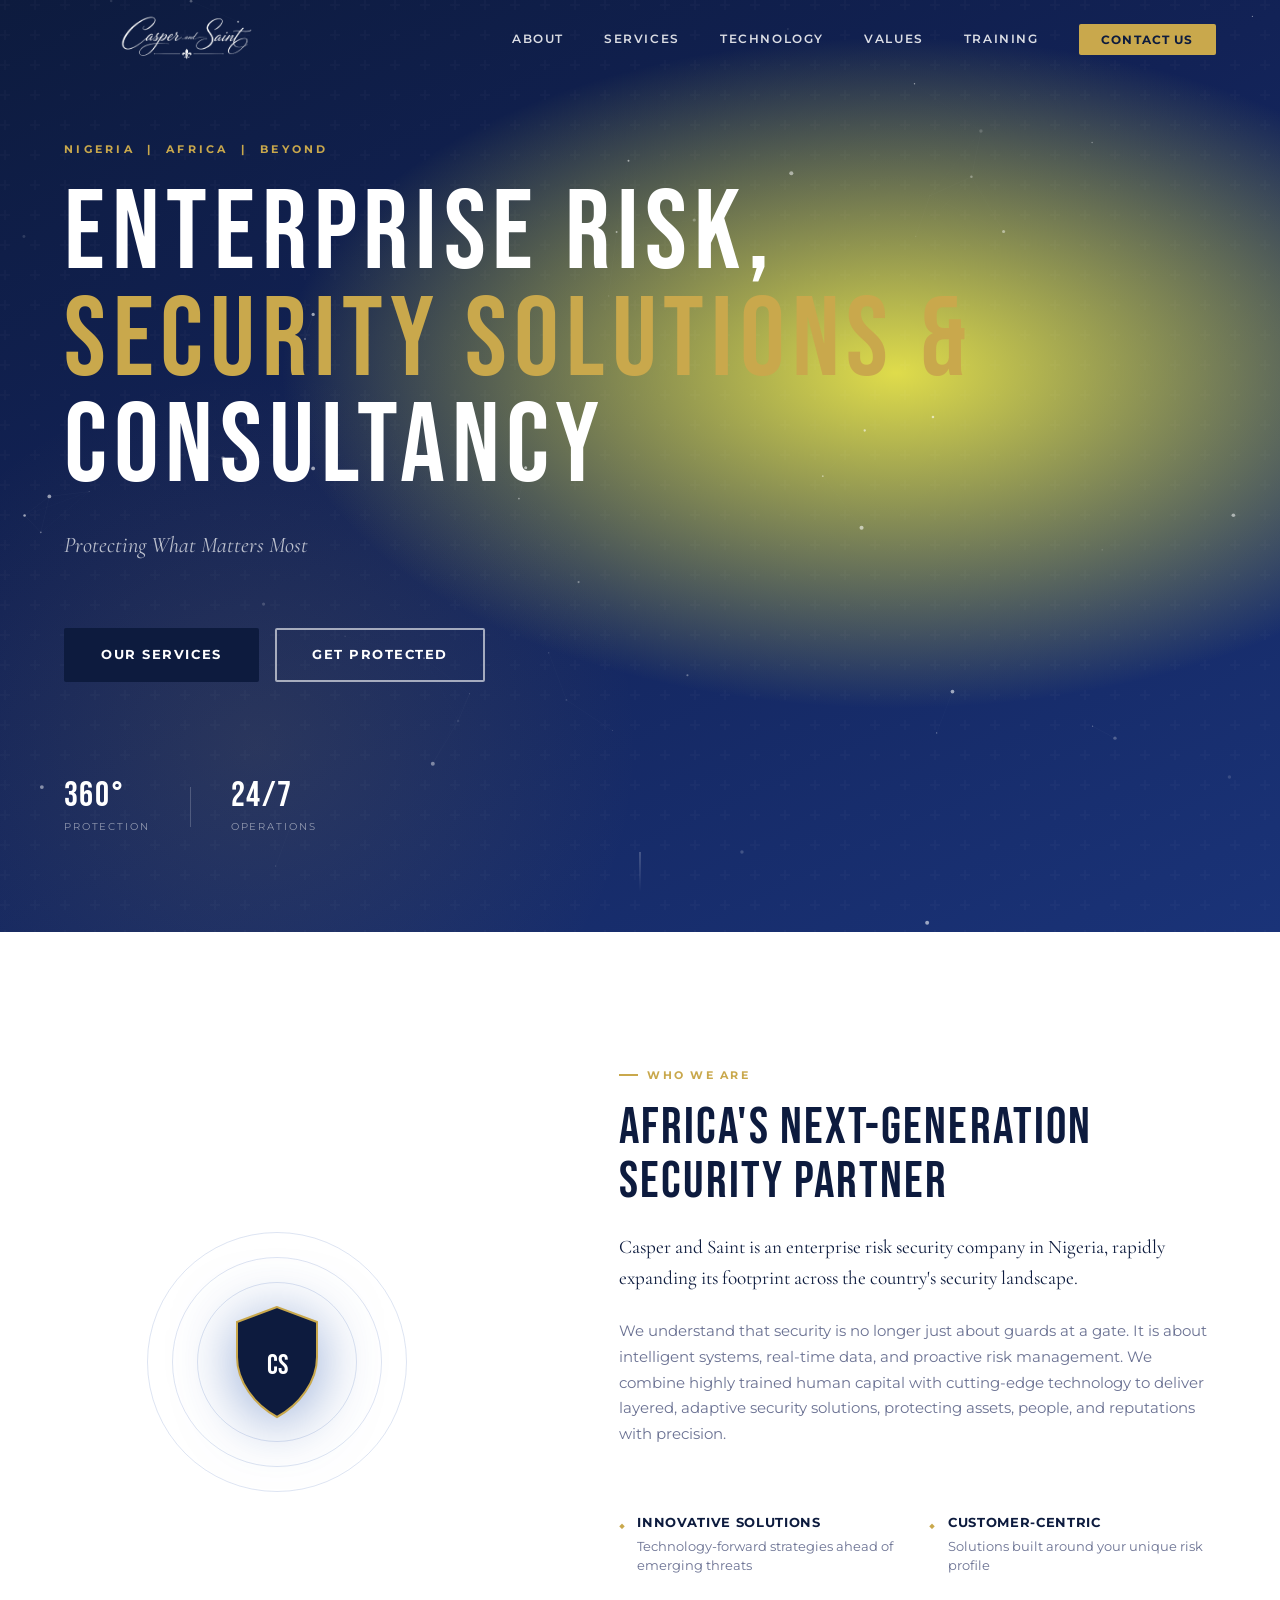
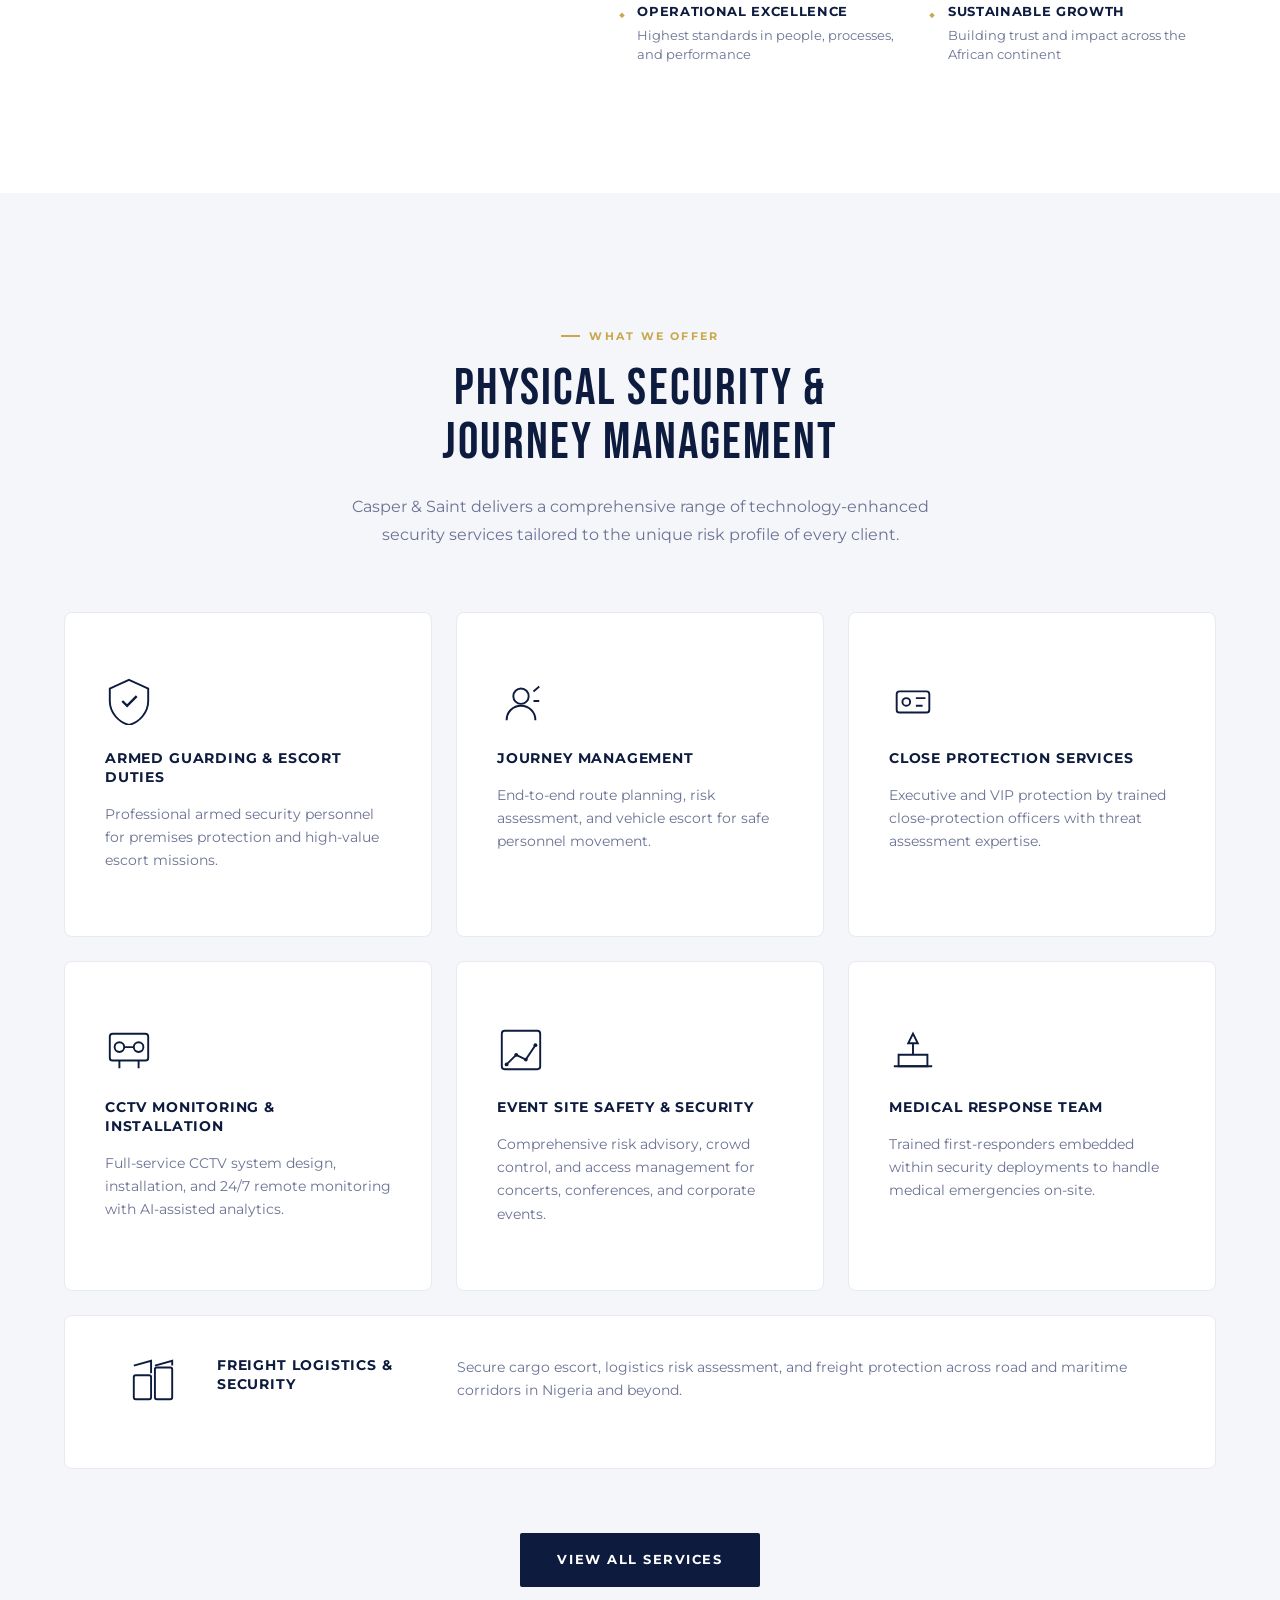
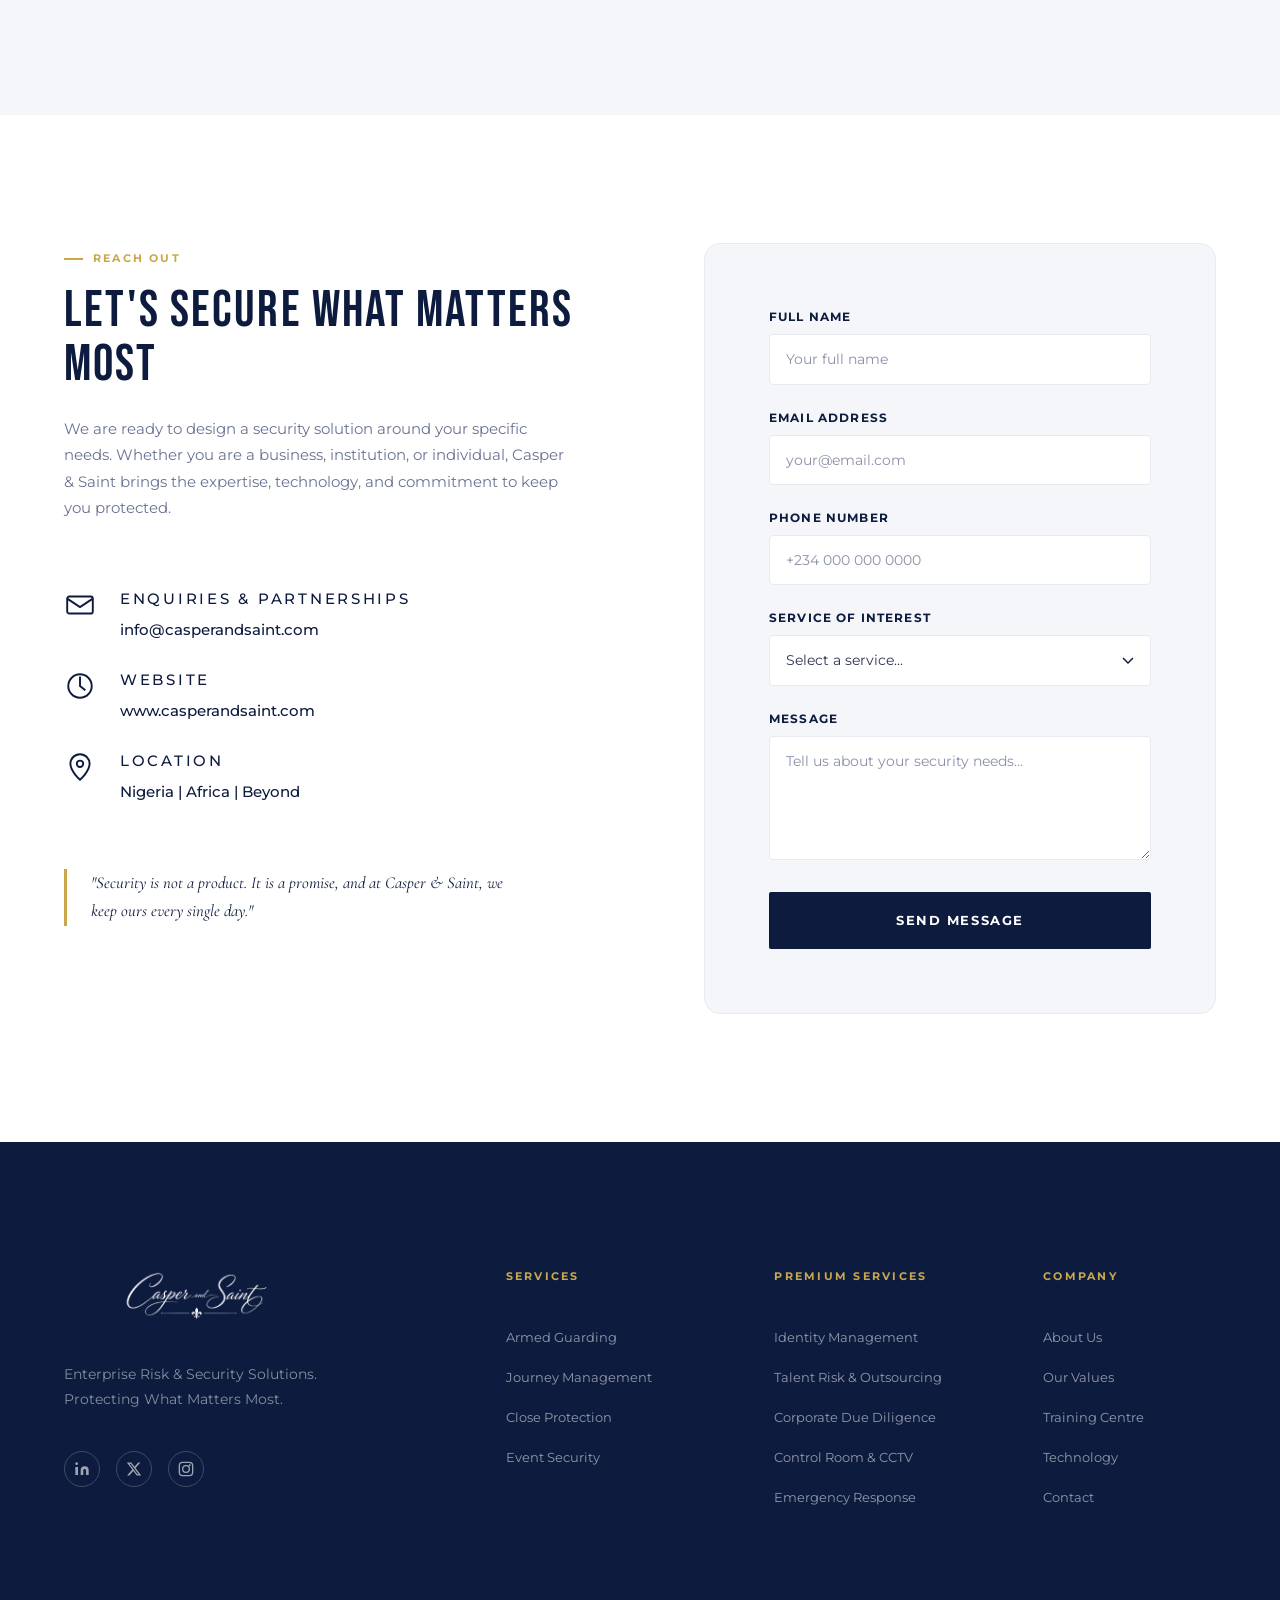
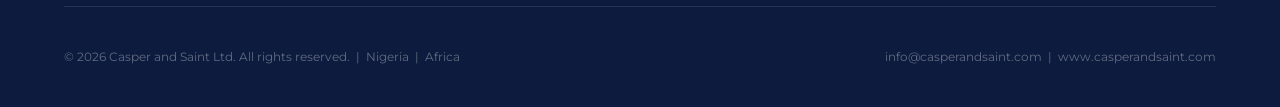
<file: index.html>
<!DOCTYPE html>
<html lang="en">
<head>
  <meta charset="UTF-8" />
  <meta name="viewport" content="width=device-width, initial-scale=1.0" />
  <meta name="description" content="Casper and Saint – Enterprise Risk & Security Solutions. Protecting What Matters Most across Nigeria and Africa." />
  <title>Casper and Saint | Enterprise Risk & Security Solutions</title>

  <!-- Fonts -->
  <link rel="preconnect" href="https://fonts.googleapis.com" />
  <link rel="preconnect" href="https://fonts.gstatic.com" crossorigin />
  <link href="https://fonts.googleapis.com/css2?family=Cormorant+Garamond:ital,wght@0,400;0,600;0,700;1,400&family=Bebas+Neue&family=Montserrat:wght@300;400;500;600;700&display=swap" rel="stylesheet" />

  <!-- Stylesheets -->
  <link rel="stylesheet" href="css/reset.css" />
  <link rel="stylesheet" href="css/variables.css" />
  <link rel="stylesheet" href="css/global.css" />
  <link rel="stylesheet" href="css/navbar.css" />
  <link rel="stylesheet" href="css/hero.css" />
  <link rel="stylesheet" href="css/about.css" />
  <link rel="stylesheet" href="css/services.css" />
  <link rel="stylesheet" href="css/technology.css" />
  <link rel="stylesheet" href="css/values.css" />
  <link rel="stylesheet" href="css/training.css" />
  <link rel="stylesheet" href="css/contact.css" />
  <link rel="stylesheet" href="css/footer.css" />
  <link rel="stylesheet" href="css/animations.css" />

  <!-- Favicon placeholder -->
  <link rel="icon" type="image/png" href="images/logo.png" />
</head>
<body>

  <!-- ==================== NAVBAR ==================== -->
  <nav class="navbar" id="navbar">
    <div class="nav-container">
      <a href="index.html" class="nav-logo">
        <img src="images/logo.png" alt="Casper and Saint" class="logo-img" />
      </a>
      <ul class="nav-links" id="navLinks">
  <li><a href="pages/about.html" class="nav-link">About</a></li>
  <li><a href="index.html#services" class="nav-link">Services</a></li>
  <li><a href="pages/technology.html" class="nav-link">Technology</a></li>
  <li><a href="pages/values.html" class="nav-link">Values</a></li>
  <li><a href="pages/training.html" class="nav-link">Training</a></li>
  <li><a href="index.html#contact" class="nav-link nav-cta">Contact Us</a></li>
</ul>
      <button class="nav-toggle" id="navToggle" aria-label="Toggle navigation">
        <span></span><span></span><span></span>
      </button>
    </div>
  </nav>

  <!-- ==================== HERO ==================== -->
  <section class="hero" id="home">
    <div class="hero-bg">
      <div class="hero-overlay"></div>
      <div class="hero-particles" id="heroParticles"></div>
    </div>
    <div class="hero-content">
      <div class="hero-eyebrow">Nigeria &nbsp;|&nbsp; Africa &nbsp;|&nbsp; Beyond</div>
      <h1 class="hero-title">
        <span class="hero-title-line">Enterprise Risk,</span>
        <span class="hero-title-line accent">Security Solutions &amp;</span>
        <span class="hero-title-line">Consultancy</span>
      </h1>
      <p class="hero-sub">Protecting What Matters Most</p>
      <div class="hero-actions">
        <a href="#services" class="btn btn-primary">Our Services</a>
        <a href="#contact" class="btn btn-outline">Get Protected</a>
      </div>
      <div class="hero-stats">
        <div class="stat">
          <span class="stat-num">360°</span>
          <span class="stat-label">Protection</span>
        </div>
        <div class="stat-divider"></div>
        <div class="stat">
          <span class="stat-num">24/7</span>
          <span class="stat-label">Operations</span>
        </div>
      </div>
    </div>
    <div class="hero-scroll-indicator">
      <div class="scroll-line"></div>
    </div>
  </section>

  <!-- ==================== ABOUT ==================== -->
  <section class="about section" id="about">
    <div class="container">
      <div class="about-grid">
        <div class="about-visual">
          <div class="about-shield">
            <div class="shield-ring ring-1"></div>
            <div class="shield-ring ring-2"></div>
            <div class="shield-ring ring-3"></div>
            <div class="shield-icon">
              <svg viewBox="0 0 100 120" fill="none" xmlns="http://www.w3.org/2000/svg">
                <path d="M50 5L10 20V55C10 80 28 103 50 115C72 103 90 80 90 55V20L50 5Z" fill="var(--navy)" stroke="var(--gold)" stroke-width="2"/>
                <text x="50" y="72" text-anchor="middle" font-family="Bebas Neue" font-size="28" fill="white">CS</text>
              </svg>
            </div>
          </div>
        </div>
        <div class="about-content reveal">
          <div class="section-label">Who We Are</div>
          <h2 class="section-title">Africa's Next-Generation Security Partner</h2>
          <p class="about-lead">Casper and Saint is an enterprise risk security company in Nigeria, rapidly expanding its footprint across the country's security landscape.</p>
          <p class="about-body">We understand that security is no longer just about guards at a gate. It is about intelligent systems, real-time data, and proactive risk management. We combine highly trained human capital with cutting-edge technology to deliver layered, adaptive security solutions, protecting assets, people, and reputations with precision.</p>
          <div class="about-pillars">
            <div class="pillar">
              <div class="pillar-icon">&#9670;</div>
              <div>
                <strong>Innovative Solutions</strong>
                <p>Technology-forward strategies ahead of emerging threats</p>
              </div>
            </div>
            <div class="pillar">
              <div class="pillar-icon">&#9670;</div>
              <div>
                <strong>Customer-Centric</strong>
                <p>Solutions built around your unique risk profile</p>
              </div>
            </div>
            <div class="pillar">
              <div class="pillar-icon">&#9670;</div>
              <div>
                <strong>Operational Excellence</strong>
                <p>Highest standards in people, processes, and performance</p>
              </div>
            </div>
            <div class="pillar">
              <div class="pillar-icon">&#9670;</div>
              <div>
                <strong>Sustainable Growth</strong>
                <p>Building trust and impact across the African continent</p>
              </div>
            </div>
          </div>
        </div>
      </div>
    </div>
  </section>

  <!-- ==================== SERVICES ==================== -->
  <section class="services section" id="services">
    <div class="container">
      <div class="section-header centered">
        <div class="section-label">What We Offer</div>
        <h2 class="section-title">Physical Security &amp;<br/>Journey Management</h2>
        <p class="section-desc">Casper &amp; Saint delivers a comprehensive range of technology-enhanced security services tailored to the unique risk profile of every client.</p>
      </div>
      <div class="services-grid">
        <div class="service-card reveal" data-delay="0">
          <div class="sc-icon">
            <svg viewBox="0 0 50 50" fill="none"><path d="M25 3L45 12V25C45 37 36 47 25 50C14 47 5 37 5 25V12Z" stroke="currentColor" stroke-width="2"/><path d="M18 25L23 30L33 20" stroke="currentColor" stroke-width="2.5"/></svg>
          </div>
          <h4>Armed Guarding &amp; Escort Duties</h4>
          <p>Professional armed security personnel for premises protection and high-value escort missions.</p>
        </div>
        <div class="service-card reveal" data-delay="1">
          <div class="sc-icon">
            <svg viewBox="0 0 50 50" fill="none"><circle cx="25" cy="20" r="8" stroke="currentColor" stroke-width="2"/><path d="M10 45C10 36 17 30 25 30C33 30 40 36 40 45" stroke="currentColor" stroke-width="2"/><path d="M38 15L44 10M38 25L44 25" stroke="currentColor" stroke-width="2"/></svg>
          </div>
          <h4>Journey Management</h4>
          <p>End-to-end route planning, risk assessment, and vehicle escort for safe personnel movement.</p>
        </div>
        <div class="service-card reveal" data-delay="2">
          <div class="sc-icon">
            <svg viewBox="0 0 50 50" fill="none"><rect x="8" y="15" width="34" height="22" rx="3" stroke="currentColor" stroke-width="2"/><circle cx="18" cy="26" r="4" stroke="currentColor" stroke-width="2"/><path d="M28 22H38M28 30H35" stroke="currentColor" stroke-width="2"/></svg>
          </div>
          <h4>Close Protection Services</h4>
          <p>Executive and VIP protection by trained close-protection officers with threat assessment expertise.</p>
        </div>
        <div class="service-card reveal" data-delay="3">
          <div class="sc-icon">
            <svg viewBox="0 0 50 50" fill="none"><rect x="5" y="8" width="40" height="28" rx="3" stroke="currentColor" stroke-width="2"/><circle cx="15" cy="22" r="5" stroke="currentColor" stroke-width="2"/><circle cx="35" cy="22" r="5" stroke="currentColor" stroke-width="2"/><path d="M20 22H30" stroke="currentColor" stroke-width="2"/><path d="M15 36V44M35 36V44" stroke="currentColor" stroke-width="2"/></svg>
          </div>
          <h4>CCTV Monitoring &amp; Installation</h4>
          <p>Full-service CCTV system design, installation, and 24/7 remote monitoring with AI-assisted analytics.</p>
        </div>
        <div class="service-card reveal" data-delay="6">
          <div class="sc-icon">
            <svg viewBox="0 0 50 50" fill="none"><path d="M10 40L20 30L30 35L40 20" stroke="currentColor" stroke-width="2"/><rect x="5" y="5" width="40" height="40" rx="3" stroke="currentColor" stroke-width="2"/><circle cx="10" cy="40" r="2" fill="currentColor"/><circle cx="20" cy="30" r="2" fill="currentColor"/><circle cx="30" cy="35" r="2" fill="currentColor"/><circle cx="40" cy="20" r="2" fill="currentColor"/></svg>
          </div>
          <h4>Event Site Safety &amp; Security</h4>
          <p>Comprehensive risk advisory, crowd control, and access management for concerts, conferences, and corporate events.</p>
        </div>
        <div class="service-card reveal" data-delay="7">
          <div class="sc-icon">
            <svg viewBox="0 0 50 50" fill="none"><path d="M10 30H40V42H10Z" stroke="currentColor" stroke-width="2"/><path d="M5 42H45" stroke="currentColor" stroke-width="2"/><path d="M25 8L30 18H20L25 8Z" stroke="currentColor" stroke-width="2"/><line x1="25" y1="18" x2="25" y2="30" stroke="currentColor" stroke-width="2"/></svg>
          </div>
          <h4>Medical Response Team</h4>
          <p>Trained first-responders embedded within security deployments to handle medical emergencies on-site.</p>
        </div>
        <div class="service-card reveal service-card--wide" data-delay="8">
          <div class="sc-icon">
            <svg viewBox="0 0 50 50" fill="none"><rect x="5" y="20" width="18" height="25" rx="2" stroke="currentColor" stroke-width="2"/><rect x="27" y="12" width="18" height="33" rx="2" stroke="currentColor" stroke-width="2"/><path d="M5 10L23 5V18M27 10L45 5V10" stroke="currentColor" stroke-width="2"/></svg>
          </div>
          <h4>Freight Logistics &amp; Security</h4>
          <p>Secure cargo escort, logistics risk assessment, and freight protection across road and maritime corridors in Nigeria and beyond.</p>
        </div>
      </div>
      <div class="services-more">
        <a href="pages/services.html" class="btn btn-primary">View All Services</a>
      </div>
    </div>
  </section>

  <!-- ==================== CONTACT ==================== -->
  <section class="contact section" id="contact">
    <div class="container">
      <div class="contact-grid">
        <div class="contact-info reveal">
          <div class="section-label">Reach Out</div>
          <h2 class="section-title">Let's Secure What Matters Most</h2>
          <p>We are ready to design a security solution around your specific needs. Whether you are a business, institution, or individual, Casper &amp; Saint brings the expertise, technology, and commitment to keep you protected.</p>
          <div class="contact-details">
            <div class="contact-detail">
              <div class="cd-icon">
                <svg viewBox="0 0 30 30" fill="none"><rect x="3" y="7" width="24" height="16" rx="2" stroke="currentColor" stroke-width="1.8"/><path d="M3 9L15 17L27 9" stroke="currentColor" stroke-width="1.8"/></svg>
              </div>
              <div>
                <span class="cd-label">Enquiries &amp; Partnerships</span>
                <a href="mailto:info@casperandsaint.com">info@casperandsaint.com</a>
              </div>
            </div>
            <div class="contact-detail">
              <div class="cd-icon">
                <svg viewBox="0 0 30 30" fill="none"><circle cx="15" cy="15" r="11" stroke="currentColor" stroke-width="1.8"/><path d="M15 6V15L20 19" stroke="currentColor" stroke-width="1.8"/></svg>
              </div>
              <div>
                <span class="cd-label">Website</span>
                <a href="https://www.casperandsaint.com" target="_blank">www.casperandsaint.com</a>
              </div>
            </div>
            <div class="contact-detail">
              <div class="cd-icon">
                <svg viewBox="0 0 30 30" fill="none"><path d="M15 3C10 3 6 7 6 12C6 19 15 27 15 27C15 27 24 19 24 12C24 7 20 3 15 3Z" stroke="currentColor" stroke-width="1.8"/><circle cx="15" cy="12" r="3" stroke="currentColor" stroke-width="1.8"/></svg>
              </div>
              <div>
                <span class="cd-label">Location</span>
                <span>Nigeria | Africa | Beyond</span>
              </div>
            </div>
          </div>
          <blockquote class="contact-quote">
            "Security is not a product. It is a promise, and at Casper &amp; Saint, we keep ours every single day."
          </blockquote>
        </div>
        <div class="contact-form-wrap reveal">
          <form class="contact-form" id="contactForm" novalidate>
            <div class="form-group">
              <label for="name">Full Name</label>
              <input type="text" id="name" name="name" placeholder="Your full name" required />
            </div>
            <div class="form-group">
              <label for="email">Email Address</label>
              <input type="email" id="email" name="email" placeholder="your@email.com" required />
            </div>
            <div class="form-group">
              <label for="phone">Phone Number</label>
              <input type="tel" id="phone" name="phone" placeholder="+234 000 000 0000" />
            </div>
            <div class="form-group">
              <label for="service">Service of Interest</label>
              <select id="service" name="service">
                <option value="">Select a service...</option>
                <option>Armed Guarding &amp; Escort</option>
                <option>Journey Management</option>
                <option>Security Guards</option>
                <option>CCTV &amp; Monitoring</option>
                <option>Access Control</option>
                <option>Event Security</option>
                <option>Identity Management</option>
                <option>Close Protection</option>
                <option>Emergency Response</option>
                <option>Other / General Enquiry</option>
              </select>
            </div>
            <div class="form-group">
              <label for="message">Message</label>
              <textarea id="message" name="message" rows="4" placeholder="Tell us about your security needs..."></textarea>
            </div>
            <button type="submit" class="btn btn-primary btn-full">Send Message</button>
            <div class="form-success" id="formSuccess">Thank you! We'll be in touch within 24 hours.</div>
          </form>
        </div>
      </div>
    </div>
  </section>

  <!-- ==================== FOOTER ==================== -->
  <footer class="footer">
    <div class="container">
      <div class="footer-top">
        <div class="footer-brand">
          <img src="images/logo.png" alt="Casper and Saint" class="footer-logo" />
          <p>Enterprise Risk &amp; Security Solutions. Protecting What Matters Most.</p>
          <div class="footer-socials">
            <a href="#" aria-label="LinkedIn">
              <svg viewBox="0 0 24 24" fill="currentColor"><path d="M16 8a6 6 0 0 1 6 6v7h-4v-7a2 2 0 0 0-2-2 2 2 0 0 0-2 2v7h-4v-7a6 6 0 0 1 6-6z"/><rect x="2" y="9" width="4" height="12"/><circle cx="4" cy="4" r="2"/></svg>
            </a>
            <a href="#" aria-label="Twitter/X">
              <svg viewBox="0 0 24 24" fill="currentColor"><path d="M18.244 2.25h3.308l-7.227 8.26 8.502 11.24H16.17l-5.214-6.817L4.99 21.75H1.68l7.73-8.835L1.254 2.25H8.08l4.713 6.231zm-1.161 17.52h1.833L7.084 4.126H5.117z"/></svg>
            </a>
            <a href="#" aria-label="Instagram">
              <svg viewBox="0 0 24 24" fill="none" stroke="currentColor" stroke-width="2"><rect x="2" y="2" width="20" height="20" rx="5"/><circle cx="12" cy="12" r="5"/><circle cx="17.5" cy="6.5" r="1.5" fill="currentColor" stroke="none"/></svg>
            </a>
          </div>
        </div>
        <div class="footer-links">
          <h5>Services</h5>
          <ul>
            <li><a href="#services">Armed Guarding</a></li>
            <li><a href="#services">Journey Management</a></li>
            <li><a href="#services">Close Protection</a></li>
            <li><a href="#services">Event Security</a></li>
          </ul>
        </div>
        <div class="footer-links">
          <h5>Premium Services</h5>
          <ul>
            <li><a href="#">Identity Management</a></li>
            <li><a href="#">Talent Risk &amp; Outsourcing</a></li>
            <li><a href="#">Corporate Due Diligence</a></li>
            <li><a href="#">Control Room &amp; CCTV</a></li>
            <li><a href="#">Emergency Response</a></li>
          </ul>
        </div>
        <div class="footer-links">
          <h5>Company</h5>
          <ul>
            <li><a href="#about">About Us</a></li>
            <li><a href="#values">Our Values</a></li>
            <li><a href="#training">Training Centre</a></li>
            <li><a href="#technology">Technology</a></li>
            <li><a href="#contact">Contact</a></li>
          </ul>
        </div>
      </div>
      <div class="footer-bottom">
        <p>&copy; <span id="footerYear"></span> Casper and Saint Ltd. All rights reserved. &nbsp;|&nbsp; Nigeria &nbsp;|&nbsp; Africa</p>
        <p>info@casperandsaint.com &nbsp;|&nbsp; www.casperandsaint.com</p>
      </div>
    </div>
  </footer>

  <!-- Scripts -->
  <script src="js/main.js"></script>
  <script src="js/animations.js"></script>
  <script src="js/particles.js"></script>
  <script src="js/form.js"></script>
</body>
</html>
</file>
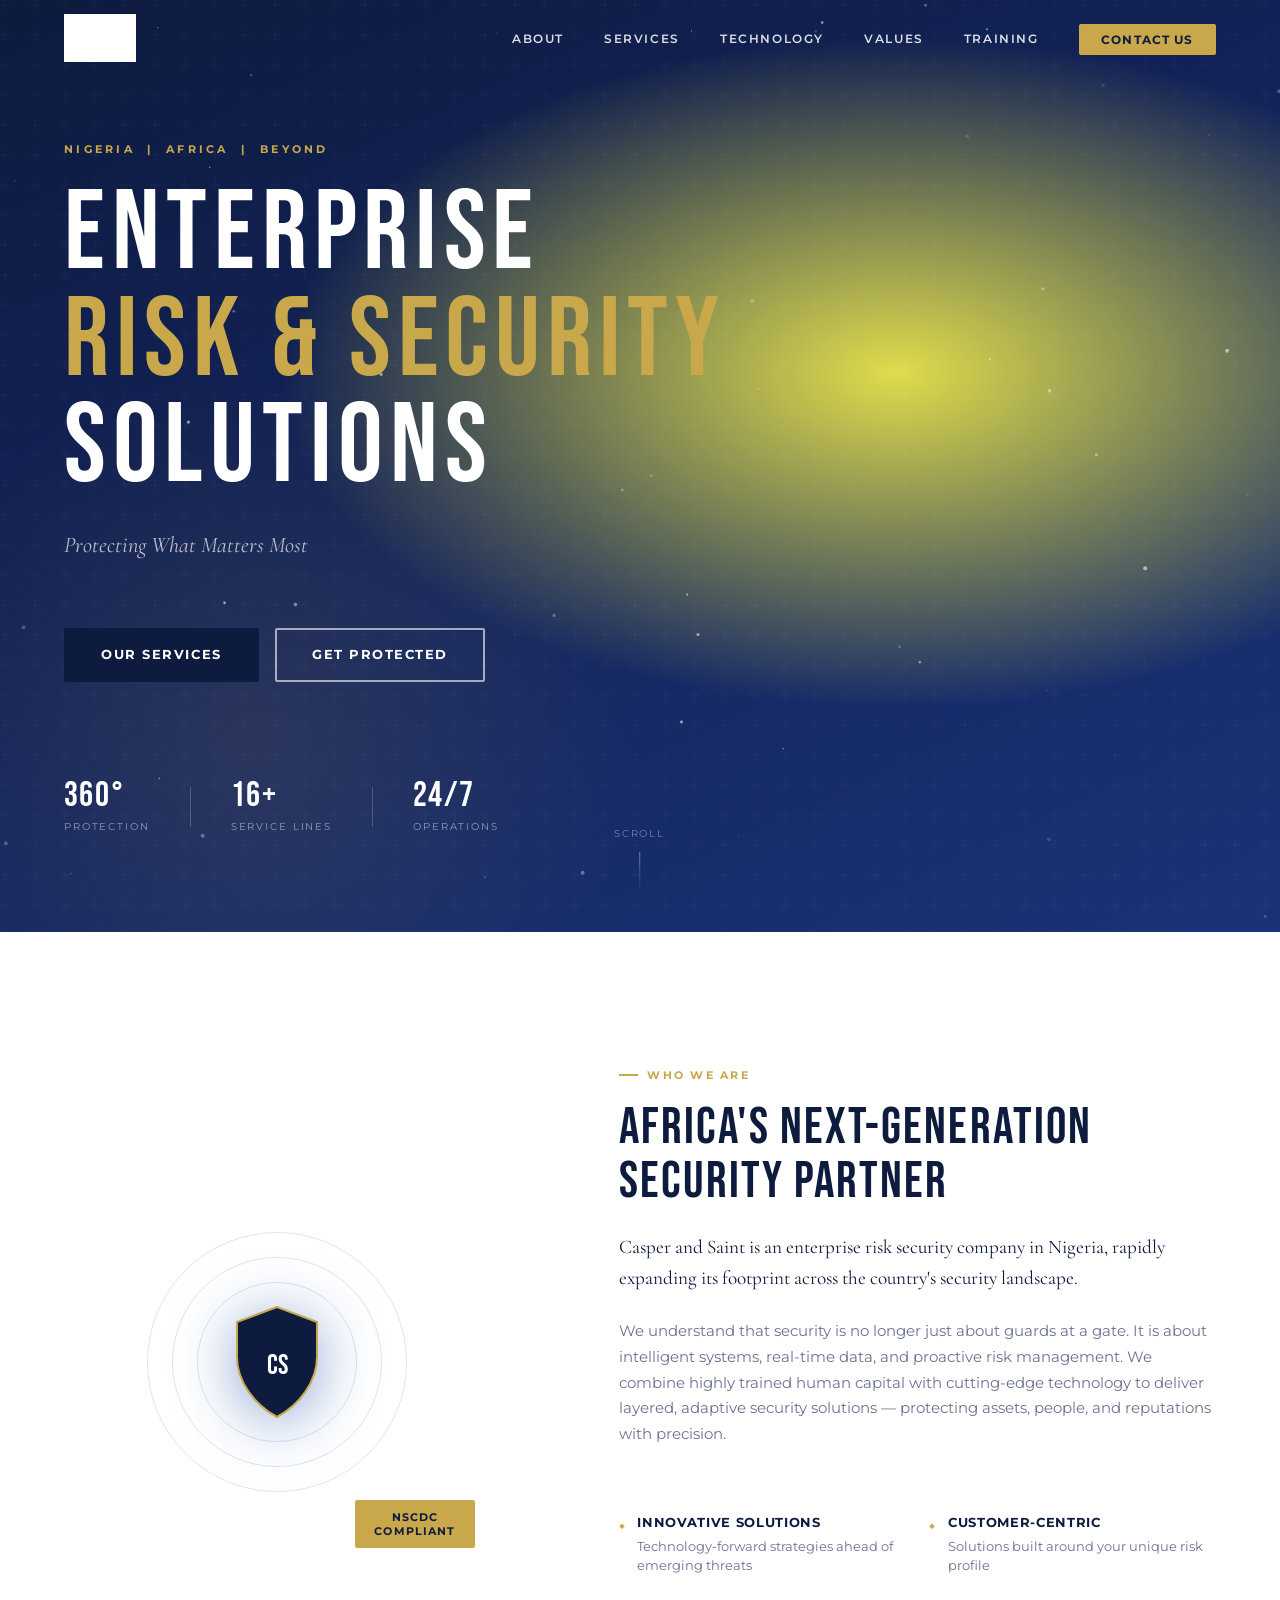
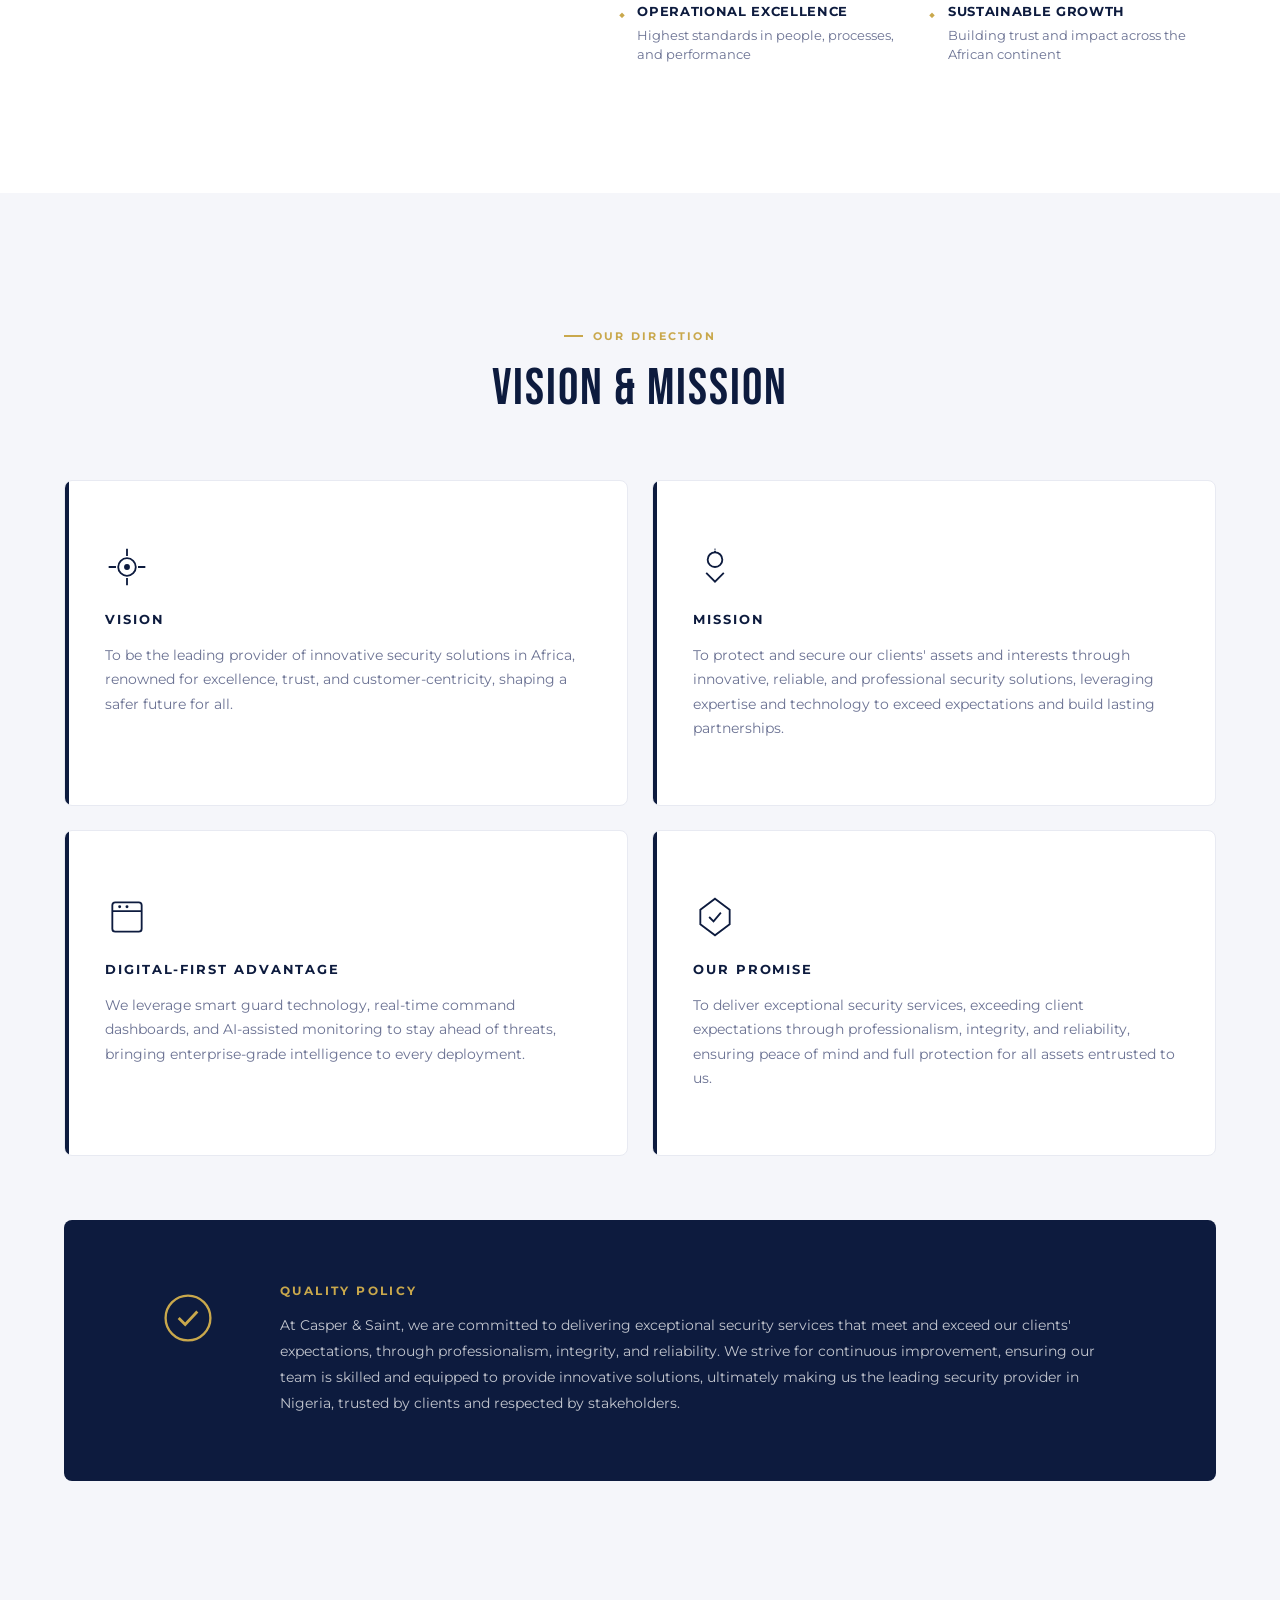
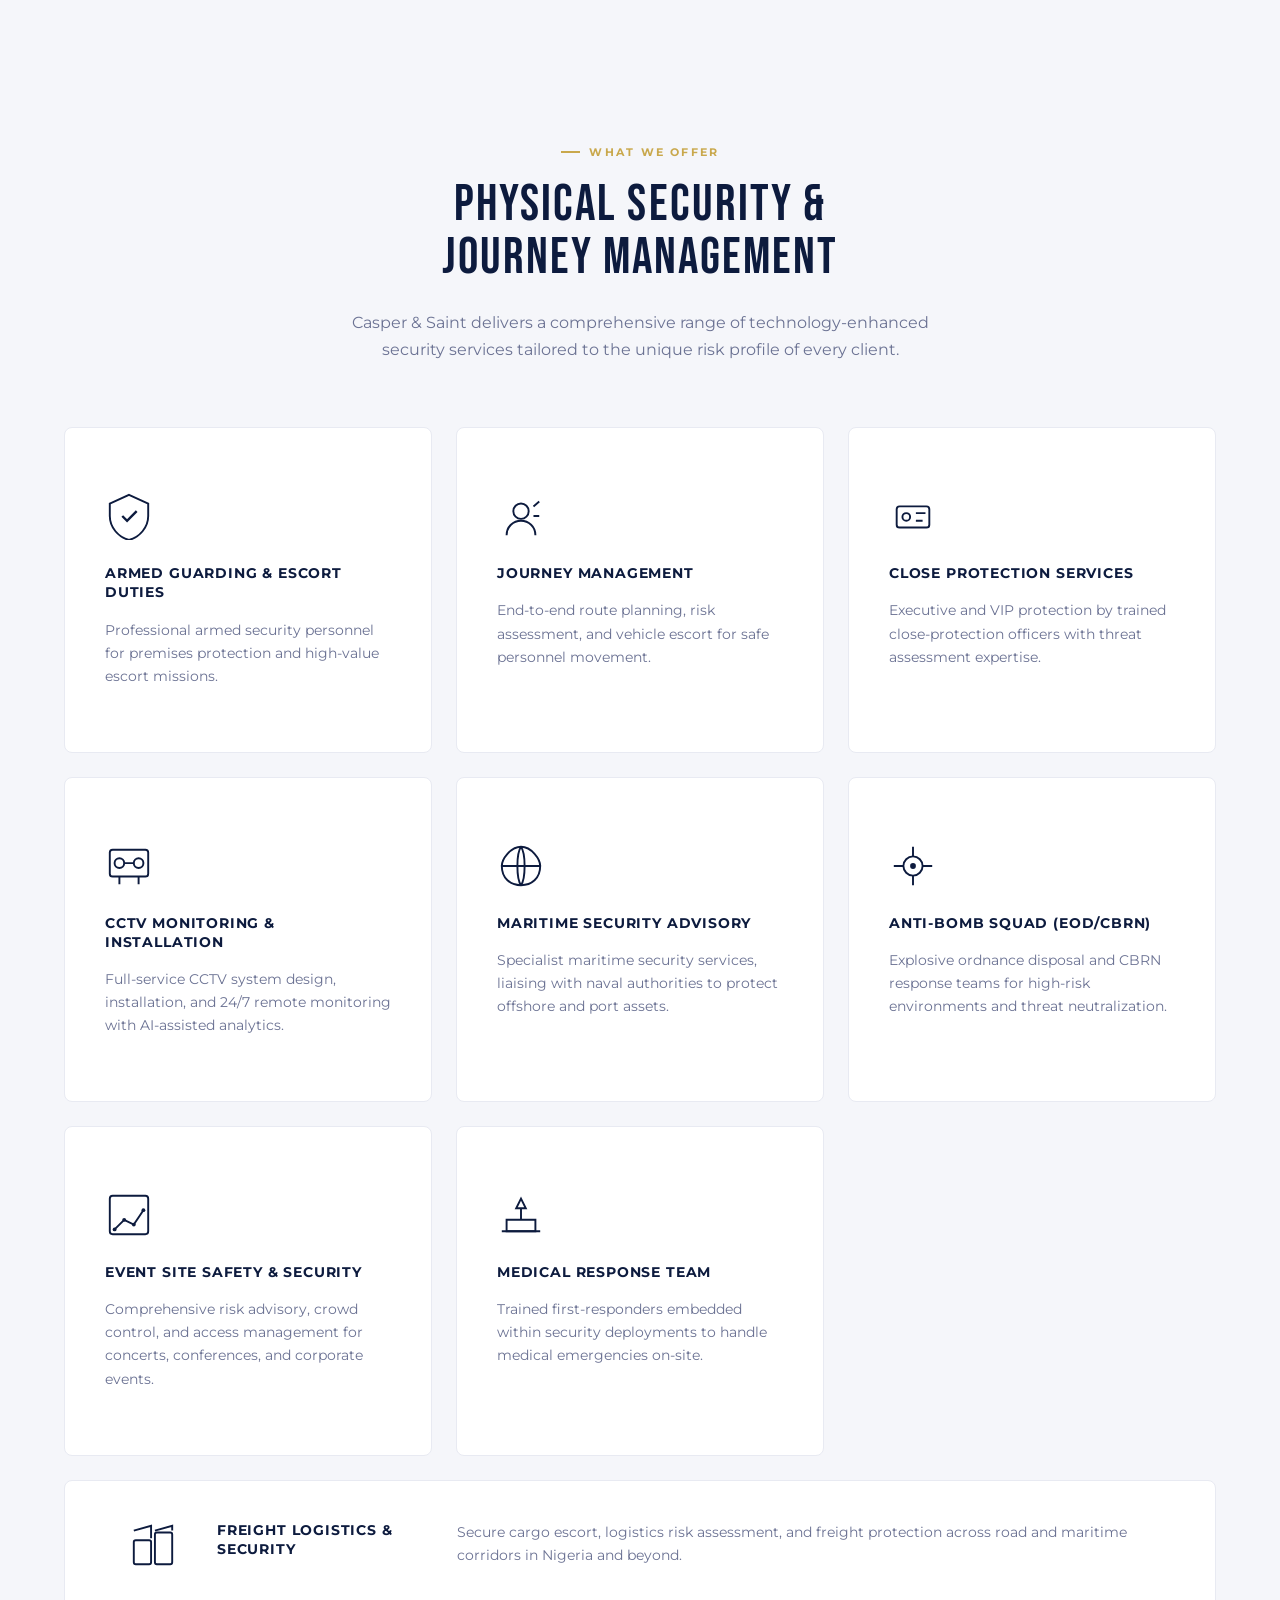
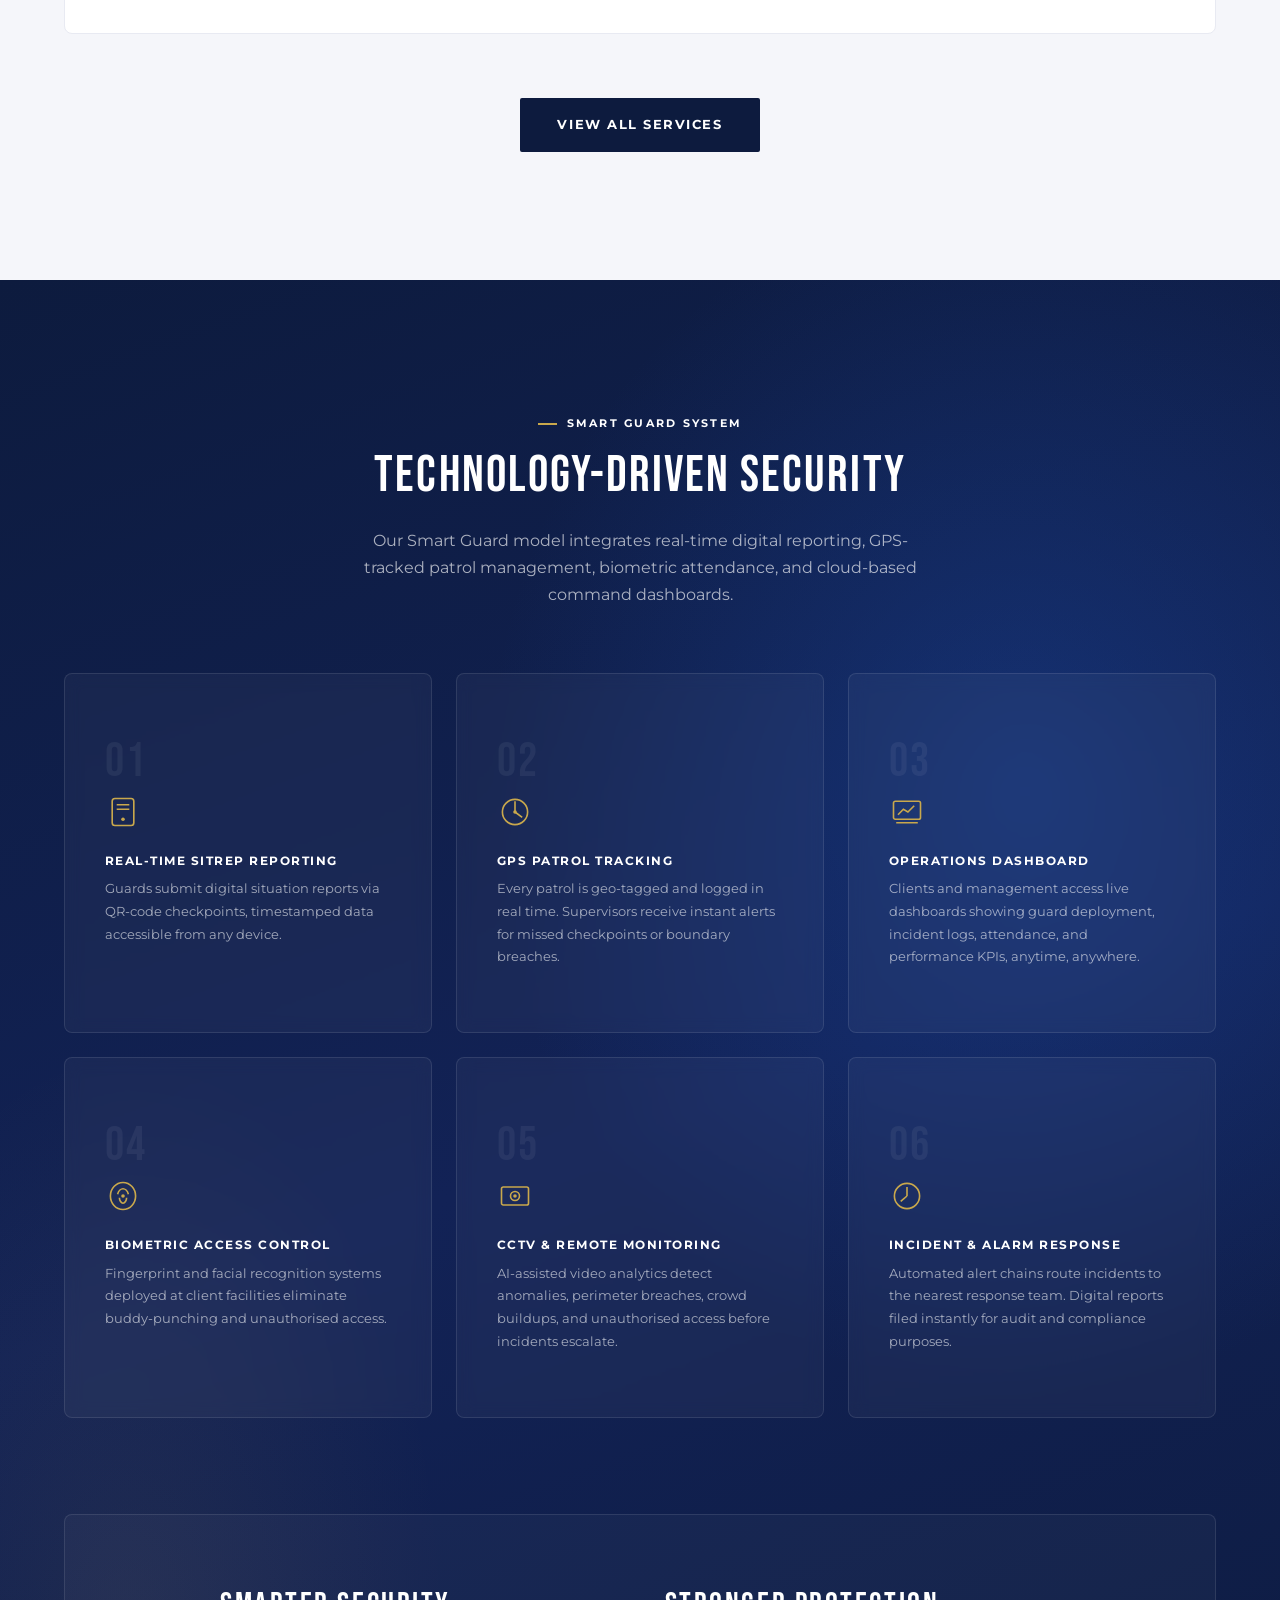
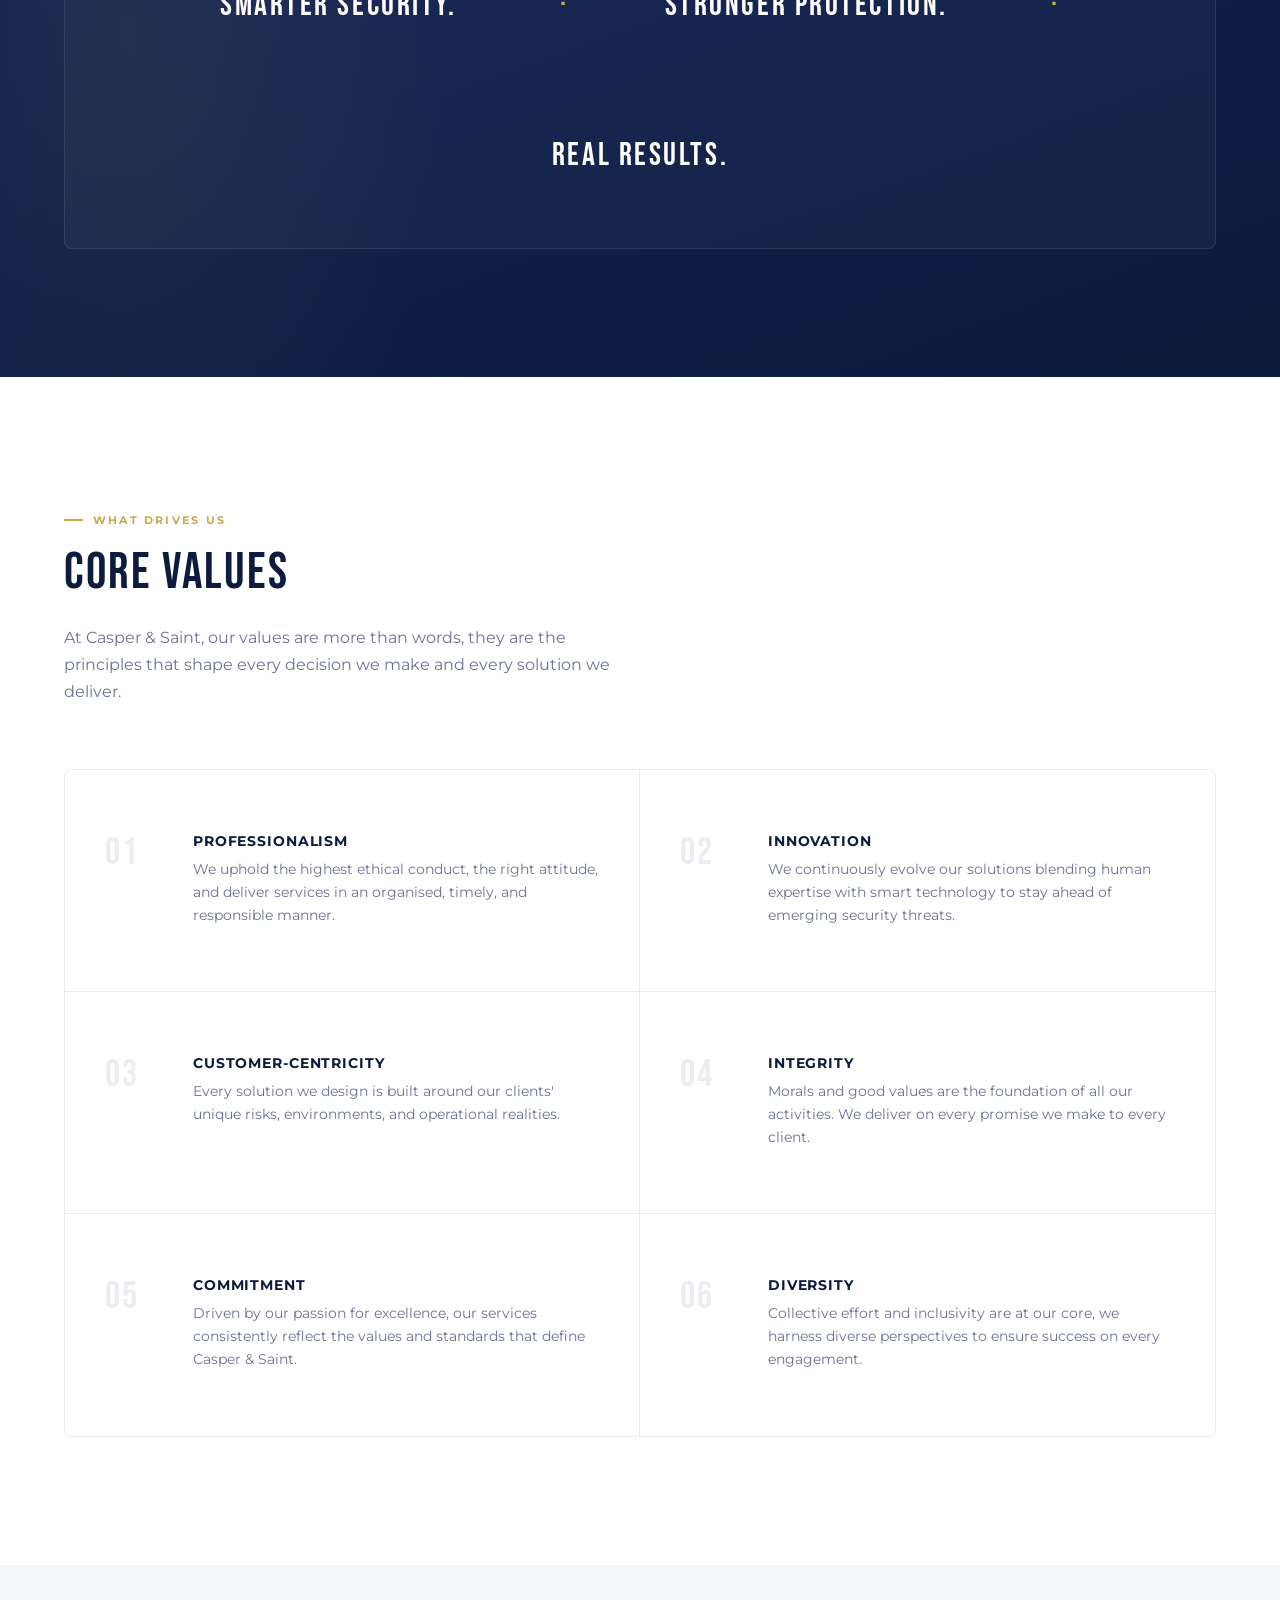
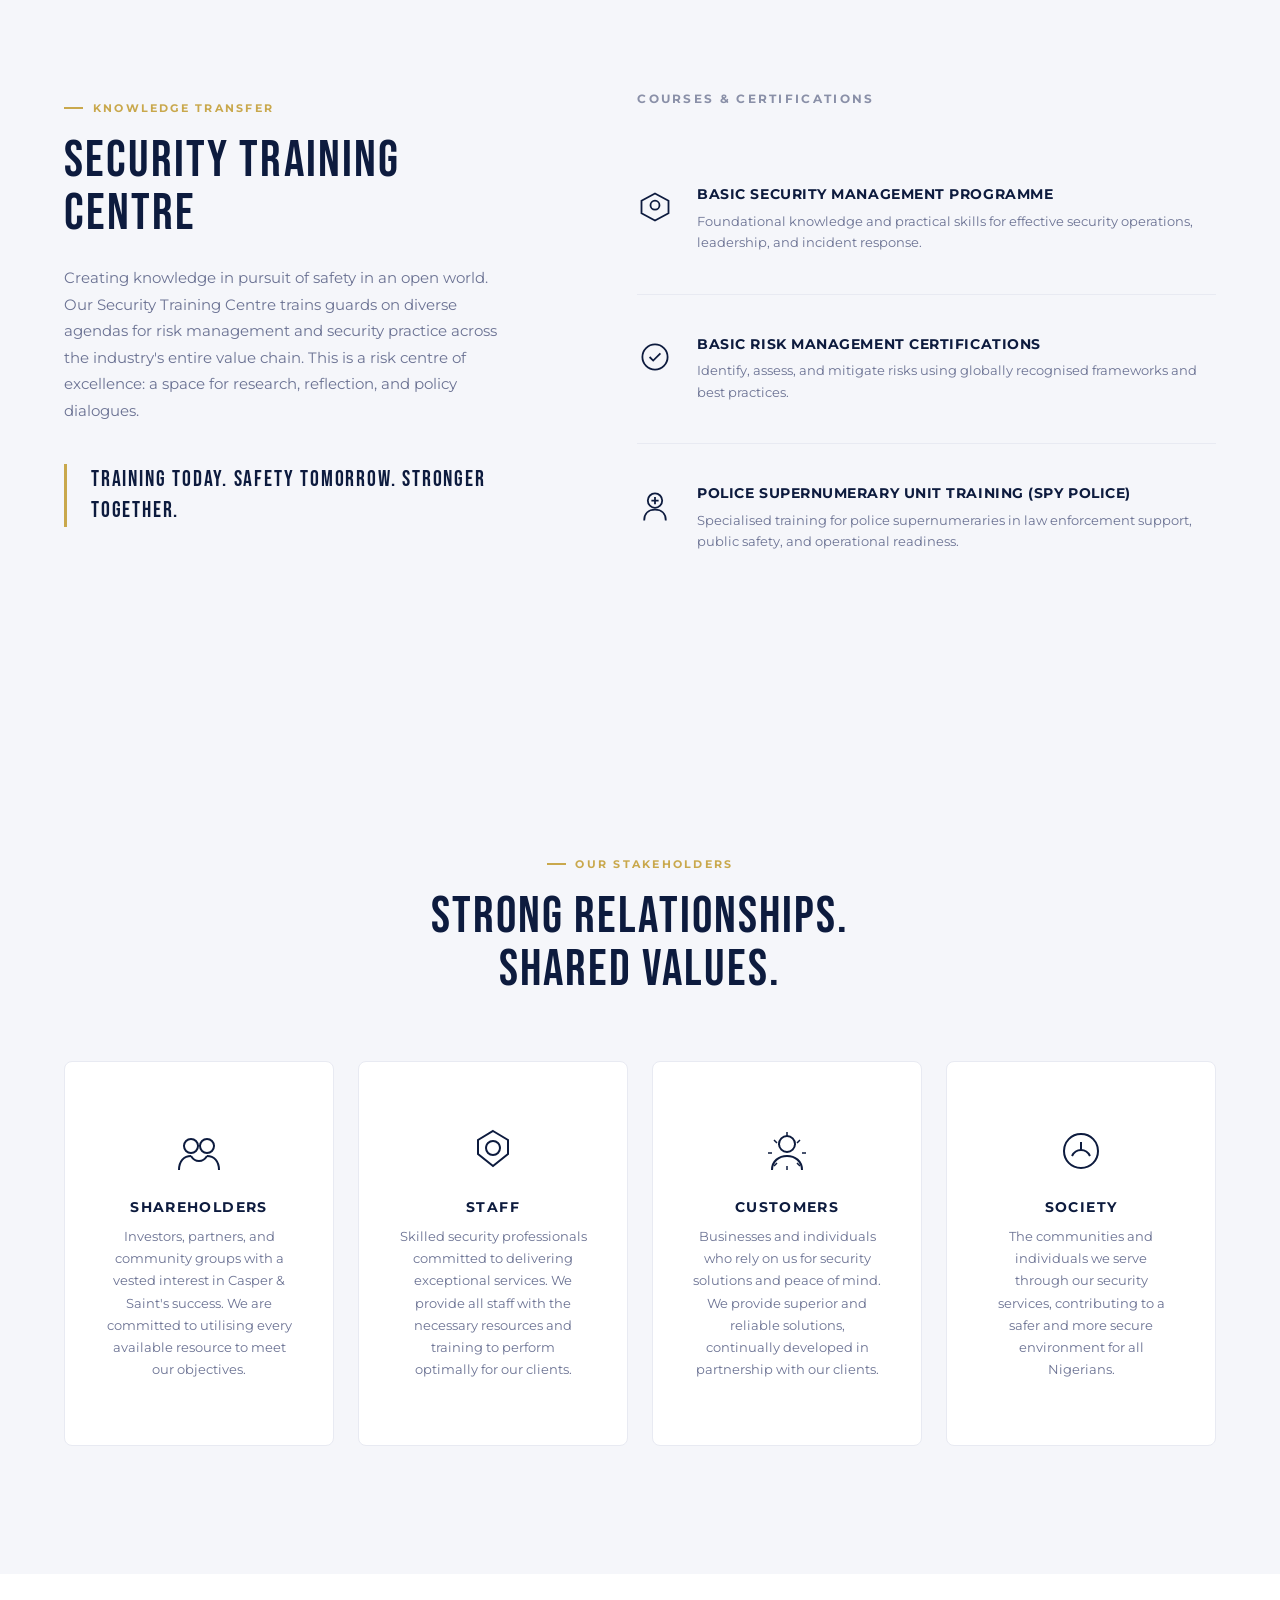
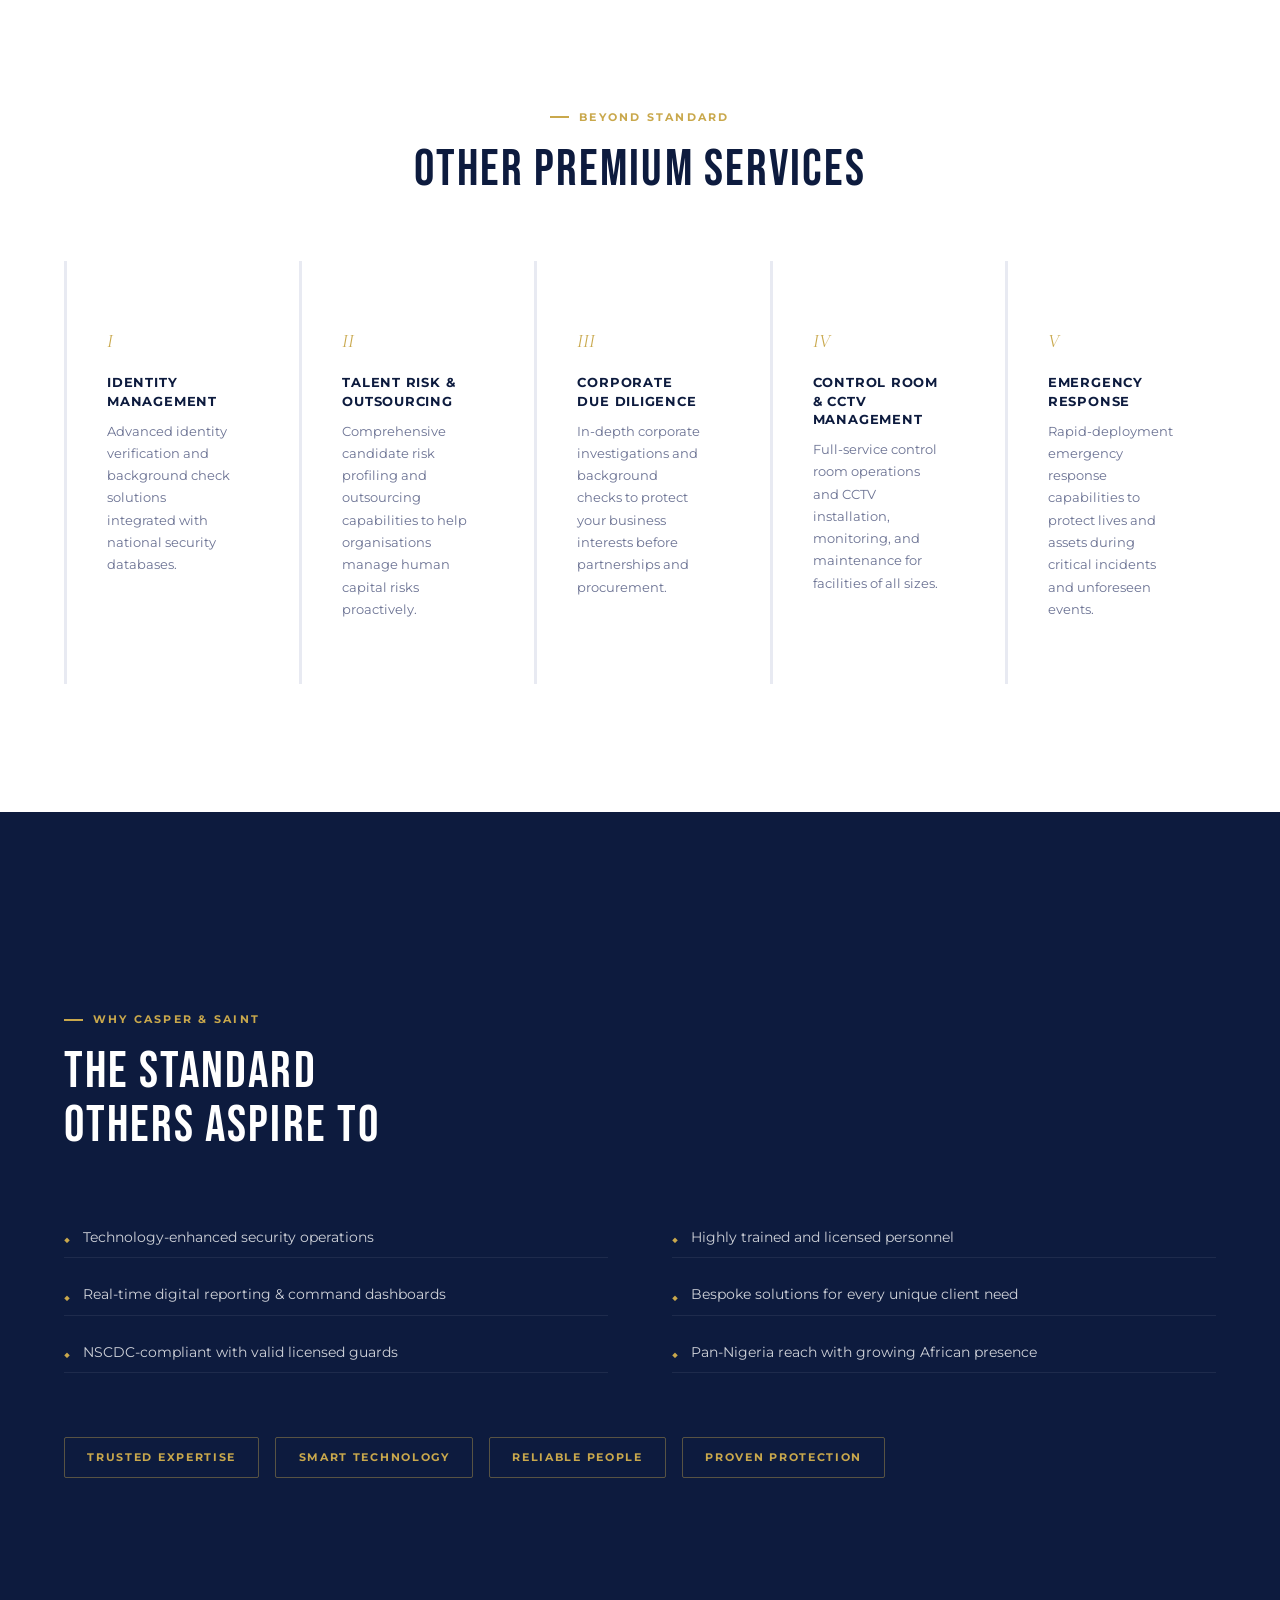
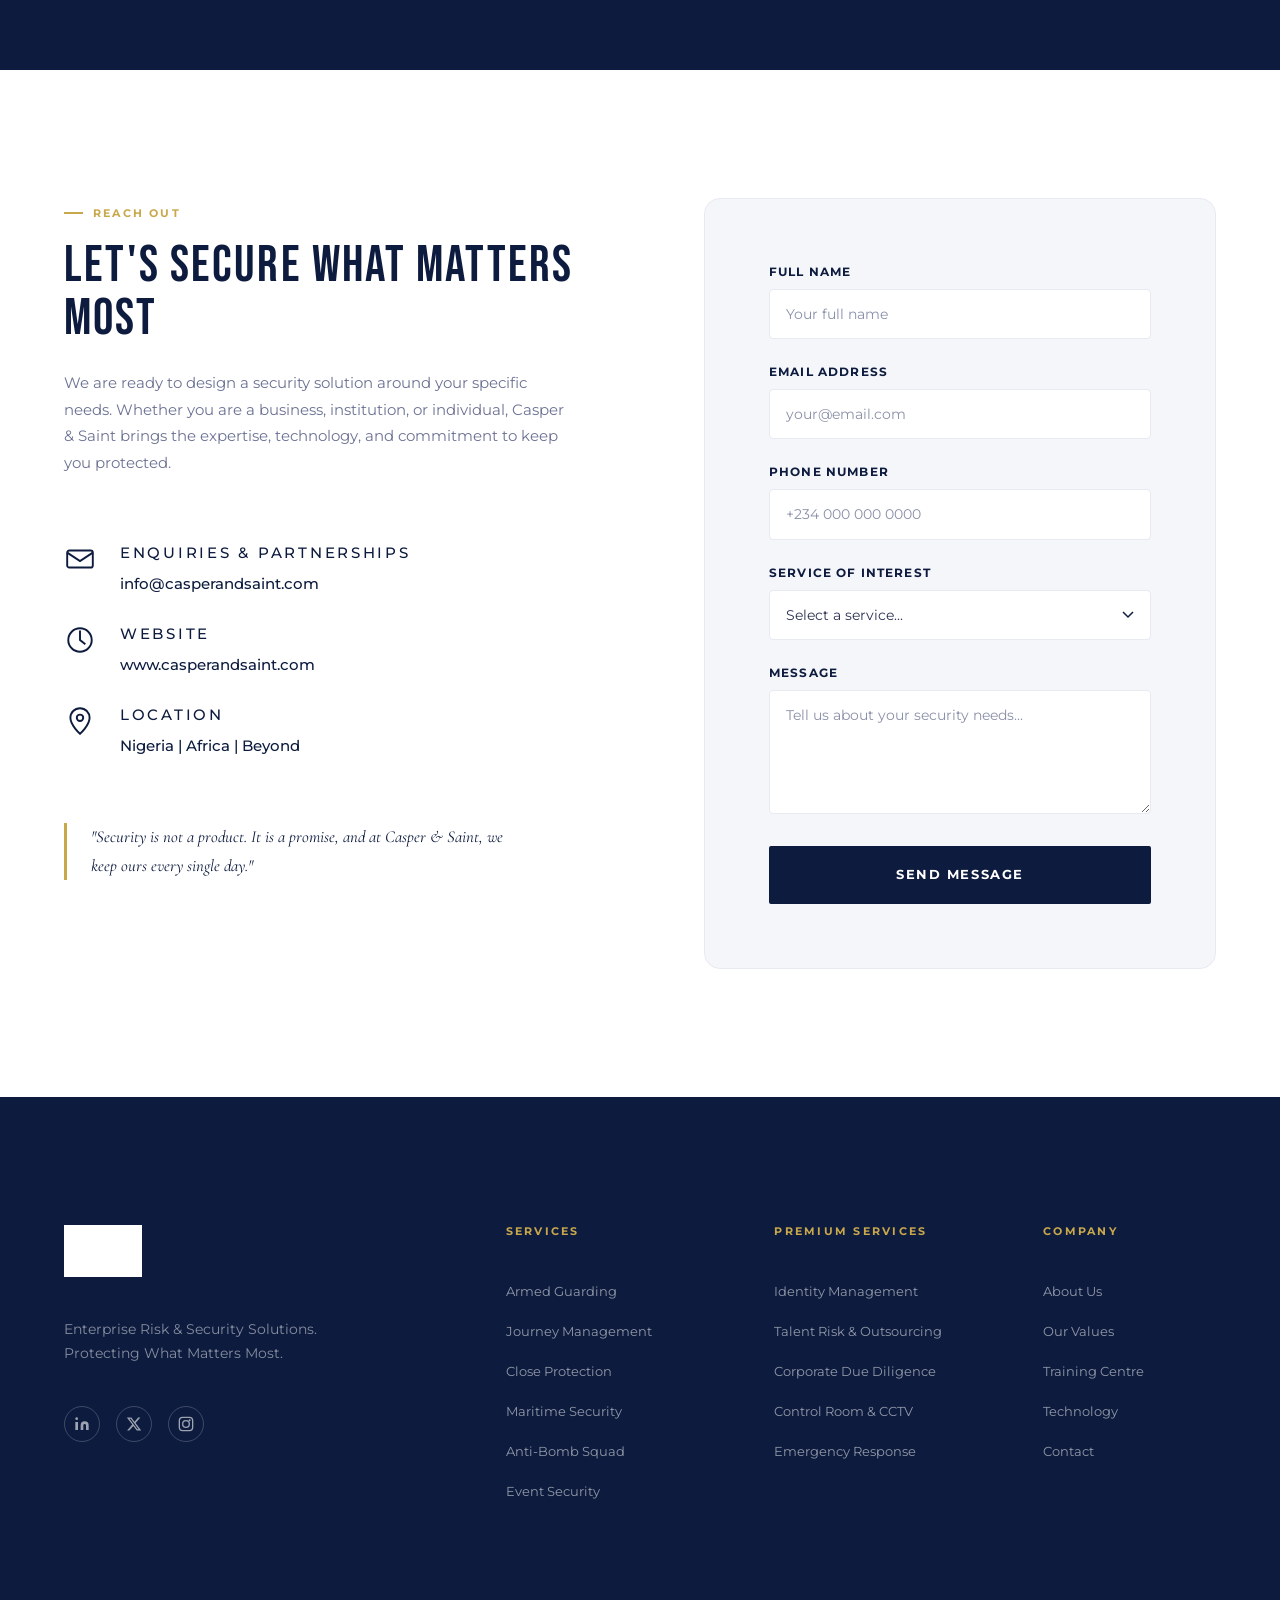
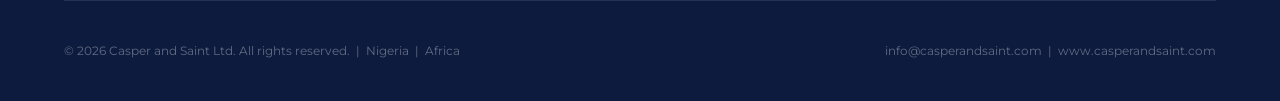
<file: casper-saint/index.html>
<!DOCTYPE html>
<html lang="en">
<head>
  <meta charset="UTF-8" />
  <meta name="viewport" content="width=device-width, initial-scale=1.0" />
  <meta name="description" content="Casper and Saint – Enterprise Risk & Security Solutions. Protecting What Matters Most across Nigeria and Africa." />
  <title>Casper and Saint | Enterprise Risk & Security Solutions</title>

  <!-- Fonts -->
  <link rel="preconnect" href="https://fonts.googleapis.com" />
  <link rel="preconnect" href="https://fonts.gstatic.com" crossorigin />
  <link href="https://fonts.googleapis.com/css2?family=Cormorant+Garamond:ital,wght@0,400;0,600;0,700;1,400&family=Bebas+Neue&family=Montserrat:wght@300;400;500;600;700&display=swap" rel="stylesheet" />

  <!-- Stylesheets -->
  <link rel="stylesheet" href="css/reset.css" />
  <link rel="stylesheet" href="css/variables.css" />
  <link rel="stylesheet" href="css/global.css" />
  <link rel="stylesheet" href="css/navbar.css" />
  <link rel="stylesheet" href="css/hero.css" />
  <link rel="stylesheet" href="css/about.css" />
  <link rel="stylesheet" href="css/services.css" />
  <link rel="stylesheet" href="css/technology.css" />
  <link rel="stylesheet" href="css/values.css" />
  <link rel="stylesheet" href="css/training.css" />
  <link rel="stylesheet" href="css/contact.css" />
  <link rel="stylesheet" href="css/footer.css" />
  <link rel="stylesheet" href="css/animations.css" />

  <!-- Favicon placeholder -->
  <link rel="icon" type="image/png" href="images/logo.png" />
</head>
<body>

  <!-- ==================== NAVBAR ==================== -->
  <nav class="navbar" id="navbar">
    <div class="nav-container">
      <a href="index.html" class="nav-logo">
        <img src="images/logo.png" alt="Casper and Saint" class="logo-img" />
      </a>
      <ul class="nav-links" id="navLinks">
        <li><a href="#about" class="nav-link">About</a></li>
        <li><a href="#services" class="nav-link">Services</a></li>
        <li><a href="#technology" class="nav-link">Technology</a></li>
        <li><a href="#values" class="nav-link">Values</a></li>
        <li><a href="#training" class="nav-link">Training</a></li>
        <li><a href="#contact" class="nav-link nav-cta">Contact Us</a></li>
      </ul>
      <button class="nav-toggle" id="navToggle" aria-label="Toggle navigation">
        <span></span><span></span><span></span>
      </button>
    </div>
  </nav>

  <!-- ==================== HERO ==================== -->
  <section class="hero" id="home">
    <div class="hero-bg">
      <div class="hero-overlay"></div>
      <div class="hero-particles" id="heroParticles"></div>
    </div>
    <div class="hero-content">
      <div class="hero-eyebrow">Nigeria &nbsp;|&nbsp; Africa &nbsp;|&nbsp; Beyond</div>
      <h1 class="hero-title">
        <span class="hero-title-line">Enterprise</span>
        <span class="hero-title-line accent">Risk &amp; Security</span>
        <span class="hero-title-line">Solutions</span>
      </h1>
      <p class="hero-sub">Protecting What Matters Most</p>
      <div class="hero-actions">
        <a href="#services" class="btn btn-primary">Our Services</a>
        <a href="#contact" class="btn btn-outline">Get Protected</a>
      </div>
      <div class="hero-stats">
        <div class="stat">
          <span class="stat-num">360°</span>
          <span class="stat-label">Protection</span>
        </div>
        <div class="stat-divider"></div>
        <div class="stat">
          <span class="stat-num">16+</span>
          <span class="stat-label">Service Lines</span>
        </div>
        <div class="stat-divider"></div>
        <div class="stat">
          <span class="stat-num">24/7</span>
          <span class="stat-label">Operations</span>
        </div>
      </div>
    </div>
    <div class="hero-scroll-indicator">
      <span>Scroll</span>
      <div class="scroll-line"></div>
    </div>
  </section>

  <!-- ==================== ABOUT ==================== -->
  <section class="about section" id="about">
    <div class="container">
      <div class="about-grid">
        <div class="about-visual">
          <div class="about-shield">
            <div class="shield-ring ring-1"></div>
            <div class="shield-ring ring-2"></div>
            <div class="shield-ring ring-3"></div>
            <div class="shield-icon">
              <svg viewBox="0 0 100 120" fill="none" xmlns="http://www.w3.org/2000/svg">
                <path d="M50 5L10 20V55C10 80 28 103 50 115C72 103 90 80 90 55V20L50 5Z" fill="var(--navy)" stroke="var(--gold)" stroke-width="2"/>
                <text x="50" y="72" text-anchor="middle" font-family="Bebas Neue" font-size="28" fill="white">CS</text>
              </svg>
            </div>
          </div>
          <div class="about-badge">
            <span>NSCDC</span>
            <span>Compliant</span>
          </div>
        </div>
        <div class="about-content reveal">
          <div class="section-label">Who We Are</div>
          <h2 class="section-title">Africa's Next-Generation Security Partner</h2>
          <p class="about-lead">Casper and Saint is an enterprise risk security company in Nigeria, rapidly expanding its footprint across the country's security landscape.</p>
          <p class="about-body">We understand that security is no longer just about guards at a gate. It is about intelligent systems, real-time data, and proactive risk management. We combine highly trained human capital with cutting-edge technology to deliver layered, adaptive security solutions — protecting assets, people, and reputations with precision.</p>
          <div class="about-pillars">
            <div class="pillar">
              <div class="pillar-icon">&#9670;</div>
              <div>
                <strong>Innovative Solutions</strong>
                <p>Technology-forward strategies ahead of emerging threats</p>
              </div>
            </div>
            <div class="pillar">
              <div class="pillar-icon">&#9670;</div>
              <div>
                <strong>Customer-Centric</strong>
                <p>Solutions built around your unique risk profile</p>
              </div>
            </div>
            <div class="pillar">
              <div class="pillar-icon">&#9670;</div>
              <div>
                <strong>Operational Excellence</strong>
                <p>Highest standards in people, processes, and performance</p>
              </div>
            </div>
            <div class="pillar">
              <div class="pillar-icon">&#9670;</div>
              <div>
                <strong>Sustainable Growth</strong>
                <p>Building trust and impact across the African continent</p>
              </div>
            </div>
          </div>
        </div>
      </div>
    </div>
  </section>

  <!-- ==================== VISION & MISSION ==================== -->
  <section class="vision section">
    <div class="container">
      <div class="section-header centered">
        <div class="section-label">Our Direction</div>
        <h2 class="section-title">Vision &amp; Mission</h2>
      </div>
      <div class="vm-grid">
        <div class="vm-card reveal">
          <div class="vm-icon">
            <svg viewBox="0 0 60 60" fill="none"><circle cx="30" cy="30" r="12" stroke="currentColor" stroke-width="2.5"/><circle cx="30" cy="30" r="4" fill="currentColor"/><line x1="30" y1="5" x2="30" y2="15" stroke="currentColor" stroke-width="2.5"/><line x1="30" y1="45" x2="30" y2="55" stroke="currentColor" stroke-width="2.5"/><line x1="5" y1="30" x2="15" y2="30" stroke="currentColor" stroke-width="2.5"/><line x1="45" y1="30" x2="55" y2="30" stroke="currentColor" stroke-width="2.5"/></svg>
          </div>
          <h3>Vision</h3>
          <p>To be the leading provider of innovative security solutions in Africa, renowned for excellence, trust, and customer-centricity, shaping a safer future for all.</p>
        </div>
        <div class="vm-card reveal">
          <div class="vm-icon">
            <svg viewBox="0 0 60 60" fill="none"><circle cx="30" cy="20" r="10" stroke="currentColor" stroke-width="2.5"/><line x1="30" y1="10" x2="30" y2="5" stroke="currentColor" stroke-width="2.5" stroke-dasharray="2"/><polyline points="18,38 30,50 42,38" stroke="currentColor" stroke-width="2.5" fill="none"/></svg>
          </div>
          <h3>Mission</h3>
          <p>To protect and secure our clients' assets and interests through innovative, reliable, and professional security solutions, leveraging expertise and technology to exceed expectations and build lasting partnerships.</p>
        </div>
        <div class="vm-card reveal">
          <div class="vm-icon">
            <svg viewBox="0 0 60 60" fill="none"><rect x="10" y="10" width="40" height="40" rx="4" stroke="currentColor" stroke-width="2.5"/><line x1="10" y1="22" x2="50" y2="22" stroke="currentColor" stroke-width="2.5"/><circle cx="20" cy="16" r="2" fill="currentColor"/><circle cx="30" cy="16" r="2" fill="currentColor"/></svg>
          </div>
          <h3>Digital-First Advantage</h3>
          <p>We leverage smart guard technology, real-time command dashboards, and AI-assisted monitoring to stay ahead of threats, bringing enterprise-grade intelligence to every deployment.</p>
        </div>
        <div class="vm-card reveal">
          <div class="vm-icon">
            <svg viewBox="0 0 60 60" fill="none"><path d="M30 5L50 20V40L30 55L10 40V20Z" stroke="currentColor" stroke-width="2.5" fill="none"/><polyline points="22,30 28,36 38,24" stroke="currentColor" stroke-width="2.5" fill="none"/></svg>
          </div>
          <h3>Our Promise</h3>
          <p>To deliver exceptional security services, exceeding client expectations through professionalism, integrity, and reliability, ensuring peace of mind and full protection for all assets entrusted to us.</p>
        </div>
      </div>
      <div class="quality-policy reveal">
        <div class="qp-icon">
          <svg viewBox="0 0 60 60" fill="none"><circle cx="30" cy="30" r="24" stroke="currentColor" stroke-width="2.5"/><polyline points="20,30 27,37 40,23" stroke="currentColor" stroke-width="3" fill="none"/></svg>
        </div>
        <div class="qp-content">
          <h3>Quality Policy</h3>
          <p>At Casper &amp; Saint, we are committed to delivering exceptional security services that meet and exceed our clients' expectations, through professionalism, integrity, and reliability. We strive for continuous improvement, ensuring our team is skilled and equipped to provide innovative solutions, ultimately making us the leading security provider in Nigeria, trusted by clients and respected by stakeholders.</p>
        </div>
      </div>
    </div>
  </section>

  <!-- ==================== SERVICES ==================== -->
  <section class="services section" id="services">
    <div class="container">
      <div class="section-header centered">
        <div class="section-label">What We Offer</div>
        <h2 class="section-title">Physical Security &amp;<br/>Journey Management</h2>
        <p class="section-desc">Casper &amp; Saint delivers a comprehensive range of technology-enhanced security services tailored to the unique risk profile of every client.</p>
      </div>
      <div class="services-grid">
        <div class="service-card reveal" data-delay="0">
          <div class="sc-icon">
            <svg viewBox="0 0 50 50" fill="none"><path d="M25 3L45 12V25C45 37 36 47 25 50C14 47 5 37 5 25V12Z" stroke="currentColor" stroke-width="2"/><path d="M18 25L23 30L33 20" stroke="currentColor" stroke-width="2.5"/></svg>
          </div>
          <h4>Armed Guarding &amp; Escort Duties</h4>
          <p>Professional armed security personnel for premises protection and high-value escort missions.</p>
        </div>
        <div class="service-card reveal" data-delay="1">
          <div class="sc-icon">
            <svg viewBox="0 0 50 50" fill="none"><circle cx="25" cy="20" r="8" stroke="currentColor" stroke-width="2"/><path d="M10 45C10 36 17 30 25 30C33 30 40 36 40 45" stroke="currentColor" stroke-width="2"/><path d="M38 15L44 10M38 25L44 25" stroke="currentColor" stroke-width="2"/></svg>
          </div>
          <h4>Journey Management</h4>
          <p>End-to-end route planning, risk assessment, and vehicle escort for safe personnel movement.</p>
        </div>
        <div class="service-card reveal" data-delay="2">
          <div class="sc-icon">
            <svg viewBox="0 0 50 50" fill="none"><rect x="8" y="15" width="34" height="22" rx="3" stroke="currentColor" stroke-width="2"/><circle cx="18" cy="26" r="4" stroke="currentColor" stroke-width="2"/><path d="M28 22H38M28 30H35" stroke="currentColor" stroke-width="2"/></svg>
          </div>
          <h4>Close Protection Services</h4>
          <p>Executive and VIP protection by trained close-protection officers with threat assessment expertise.</p>
        </div>
        <div class="service-card reveal" data-delay="3">
          <div class="sc-icon">
            <svg viewBox="0 0 50 50" fill="none"><rect x="5" y="8" width="40" height="28" rx="3" stroke="currentColor" stroke-width="2"/><circle cx="15" cy="22" r="5" stroke="currentColor" stroke-width="2"/><circle cx="35" cy="22" r="5" stroke="currentColor" stroke-width="2"/><path d="M20 22H30" stroke="currentColor" stroke-width="2"/><path d="M15 36V44M35 36V44" stroke="currentColor" stroke-width="2"/></svg>
          </div>
          <h4>CCTV Monitoring &amp; Installation</h4>
          <p>Full-service CCTV system design, installation, and 24/7 remote monitoring with AI-assisted analytics.</p>
        </div>
        <div class="service-card reveal" data-delay="4">
          <div class="sc-icon">
            <svg viewBox="0 0 50 50" fill="none"><path d="M25 5C14 5 5 18 5 25C5 38 14 45 25 45C36 45 45 38 45 25C45 18 36 5 25 5Z" stroke="currentColor" stroke-width="2"/><path d="M5 25H45M25 5C20 12 20 38 25 45M25 5C30 12 30 38 25 45" stroke="currentColor" stroke-width="2"/></svg>
          </div>
          <h4>Maritime Security Advisory</h4>
          <p>Specialist maritime security services, liaising with naval authorities to protect offshore and port assets.</p>
        </div>
        <div class="service-card reveal" data-delay="5">
          <div class="sc-icon">
            <svg viewBox="0 0 50 50" fill="none"><circle cx="25" cy="25" r="10" stroke="currentColor" stroke-width="2"/><path d="M25 5V15M25 35V45M5 25H15M35 25H45" stroke="currentColor" stroke-width="2"/><circle cx="25" cy="25" r="3" fill="currentColor"/></svg>
          </div>
          <h4>Anti-Bomb Squad (EOD/CBRN)</h4>
          <p>Explosive ordnance disposal and CBRN response teams for high-risk environments and threat neutralization.</p>
        </div>
        <div class="service-card reveal" data-delay="6">
          <div class="sc-icon">
            <svg viewBox="0 0 50 50" fill="none"><path d="M10 40L20 30L30 35L40 20" stroke="currentColor" stroke-width="2"/><rect x="5" y="5" width="40" height="40" rx="3" stroke="currentColor" stroke-width="2"/><circle cx="10" cy="40" r="2" fill="currentColor"/><circle cx="20" cy="30" r="2" fill="currentColor"/><circle cx="30" cy="35" r="2" fill="currentColor"/><circle cx="40" cy="20" r="2" fill="currentColor"/></svg>
          </div>
          <h4>Event Site Safety &amp; Security</h4>
          <p>Comprehensive risk advisory, crowd control, and access management for concerts, conferences, and corporate events.</p>
        </div>
        <div class="service-card reveal" data-delay="7">
          <div class="sc-icon">
            <svg viewBox="0 0 50 50" fill="none"><path d="M10 30H40V42H10Z" stroke="currentColor" stroke-width="2"/><path d="M5 42H45" stroke="currentColor" stroke-width="2"/><path d="M25 8L30 18H20L25 8Z" stroke="currentColor" stroke-width="2"/><line x1="25" y1="18" x2="25" y2="30" stroke="currentColor" stroke-width="2"/></svg>
          </div>
          <h4>Medical Response Team</h4>
          <p>Trained first-responders embedded within security deployments to handle medical emergencies on-site.</p>
        </div>
        <div class="service-card reveal service-card--wide" data-delay="8">
          <div class="sc-icon">
            <svg viewBox="0 0 50 50" fill="none"><rect x="5" y="20" width="18" height="25" rx="2" stroke="currentColor" stroke-width="2"/><rect x="27" y="12" width="18" height="33" rx="2" stroke="currentColor" stroke-width="2"/><path d="M5 10L23 5V18M27 10L45 5V10" stroke="currentColor" stroke-width="2"/></svg>
          </div>
          <h4>Freight Logistics &amp; Security</h4>
          <p>Secure cargo escort, logistics risk assessment, and freight protection across road and maritime corridors in Nigeria and beyond.</p>
        </div>
      </div>
      <div class="services-more">
        <a href="pages/services.html" class="btn btn-primary">View All Services</a>
      </div>
    </div>
  </section>

  <!-- ==================== TECHNOLOGY ==================== -->
  <section class="technology section" id="technology">
    <div class="tech-bg"></div>
    <div class="container">
      <div class="section-header centered light">
        <div class="section-label">Smart Guard System</div>
        <h2 class="section-title">Technology-Driven Security</h2>
        <p class="section-desc">Our Smart Guard model integrates real-time digital reporting, GPS-tracked patrol management, biometric attendance, and cloud-based command dashboards.</p>
      </div>
      <div class="tech-grid">
        <div class="tech-item reveal" data-delay="0">
          <div class="tech-num">01</div>
          <div class="tech-icon">
            <svg viewBox="0 0 40 40" fill="none"><rect x="8" y="5" width="24" height="30" rx="3" stroke="currentColor" stroke-width="1.8"/><line x1="13" y1="12" x2="27" y2="12" stroke="currentColor" stroke-width="1.8"/><line x1="13" y1="17" x2="27" y2="17" stroke="currentColor" stroke-width="1.8"/><circle cx="20" cy="28" r="2" fill="currentColor"/></svg>
          </div>
          <h4>Real-Time SITREP Reporting</h4>
          <p>Guards submit digital situation reports via QR-code checkpoints, timestamped data accessible from any device.</p>
        </div>
        <div class="tech-item reveal" data-delay="1">
          <div class="tech-num">02</div>
          <div class="tech-icon">
            <svg viewBox="0 0 40 40" fill="none"><circle cx="20" cy="20" r="14" stroke="currentColor" stroke-width="1.8"/><path d="M20 8V20L28 26" stroke="currentColor" stroke-width="1.8"/><circle cx="20" cy="20" r="2" fill="currentColor"/></svg>
          </div>
          <h4>GPS Patrol Tracking</h4>
          <p>Every patrol is geo-tagged and logged in real time. Supervisors receive instant alerts for missed checkpoints or boundary breaches.</p>
        </div>
        <div class="tech-item reveal" data-delay="2">
          <div class="tech-num">03</div>
          <div class="tech-icon">
            <svg viewBox="0 0 40 40" fill="none"><rect x="5" y="8" width="30" height="20" rx="2" stroke="currentColor" stroke-width="1.8"/><path d="M10 23L16 17L21 20L28 13" stroke="currentColor" stroke-width="1.8"/><path d="M8 32H32" stroke="currentColor" stroke-width="1.8"/></svg>
          </div>
          <h4>Operations Dashboard</h4>
          <p>Clients and management access live dashboards showing guard deployment, incident logs, attendance, and performance KPIs, anytime, anywhere.</p>
        </div>
        <div class="tech-item reveal" data-delay="3">
          <div class="tech-num">04</div>
          <div class="tech-icon">
            <svg viewBox="0 0 40 40" fill="none"><path d="M20 5C12 5 6 12 6 20C6 28 12 35 20 35C28 35 34 28 34 20C34 12 28 5 20 5Z" stroke="currentColor" stroke-width="1.8" fill="none"/><path d="M14 18C15 14 18 12 20 12C22 12 25 14 26 18" stroke="currentColor" stroke-width="1.8" fill="none"/><path d="M16 22C16 25 18 28 20 28C22 28 24 25 24 22" stroke="currentColor" stroke-width="1.8" fill="none"/><circle cx="20" cy="20" r="2" fill="currentColor"/></svg>
          </div>
          <h4>Biometric Access Control</h4>
          <p>Fingerprint and facial recognition systems deployed at client facilities eliminate buddy-punching and unauthorised access.</p>
        </div>
        <div class="tech-item reveal" data-delay="4">
          <div class="tech-num">05</div>
          <div class="tech-icon">
            <svg viewBox="0 0 40 40" fill="none"><rect x="5" y="10" width="30" height="20" rx="2" stroke="currentColor" stroke-width="1.8"/><circle cx="20" cy="20" r="5" stroke="currentColor" stroke-width="1.8"/><circle cx="20" cy="20" r="2" fill="currentColor"/></svg>
          </div>
          <h4>CCTV &amp; Remote Monitoring</h4>
          <p>AI-assisted video analytics detect anomalies, perimeter breaches, crowd buildups, and unauthorised access before incidents escalate.</p>
        </div>
        <div class="tech-item reveal" data-delay="5">
          <div class="tech-num">06</div>
          <div class="tech-icon">
            <svg viewBox="0 0 40 40" fill="none"><circle cx="20" cy="20" r="14" stroke="currentColor" stroke-width="1.8"/><path d="M20 10V20" stroke="currentColor" stroke-width="1.8"/><path d="M13 26L20 20" stroke="currentColor" stroke-width="1.8"/></svg>
          </div>
          <h4>Incident &amp; Alarm Response</h4>
          <p>Automated alert chains route incidents to the nearest response team. Digital reports filed instantly for audit and compliance purposes.</p>
        </div>
      </div>
      <div class="tech-cta reveal">
        <div class="tech-cta-text">
          <span>Smarter Security.</span>
          <span>Stronger Protection.</span>
          <span>Real Results.</span>
        </div>
      </div>
    </div>
  </section>

  <!-- ==================== CORE VALUES ==================== -->
  <section class="values section" id="values">
    <div class="container">
      <div class="section-header">
        <div class="section-label">What Drives Us</div>
        <h2 class="section-title">Core Values</h2>
        <p class="section-desc">At Casper &amp; Saint, our values are more than words, they are the principles that shape every decision we make and every solution we deliver.</p>
      </div>
      <div class="values-list">
        <div class="value-item reveal" data-delay="0">
          <div class="vi-number">01</div>
          <div class="vi-content">
            <h4>Professionalism</h4>
            <p>We uphold the highest ethical conduct, the right attitude, and deliver services in an organised, timely, and responsible manner.</p>
          </div>
        </div>
        <div class="value-item reveal" data-delay="1">
          <div class="vi-number">02</div>
          <div class="vi-content">
            <h4>Innovation</h4>
            <p>We continuously evolve our solutions blending human expertise with smart technology to stay ahead of emerging security threats.</p>
          </div>
        </div>
        <div class="value-item reveal" data-delay="2">
          <div class="vi-number">03</div>
          <div class="vi-content">
            <h4>Customer-Centricity</h4>
            <p>Every solution we design is built around our clients' unique risks, environments, and operational realities.</p>
          </div>
        </div>
        <div class="value-item reveal" data-delay="3">
          <div class="vi-number">04</div>
          <div class="vi-content">
            <h4>Integrity</h4>
            <p>Morals and good values are the foundation of all our activities. We deliver on every promise we make to every client.</p>
          </div>
        </div>
        <div class="value-item reveal" data-delay="4">
          <div class="vi-number">05</div>
          <div class="vi-content">
            <h4>Commitment</h4>
            <p>Driven by our passion for excellence, our services consistently reflect the values and standards that define Casper &amp; Saint.</p>
          </div>
        </div>
        <div class="value-item reveal" data-delay="5">
          <div class="vi-number">06</div>
          <div class="vi-content">
            <h4>Diversity</h4>
            <p>Collective effort and inclusivity are at our core, we harness diverse perspectives to ensure success on every engagement.</p>
          </div>
        </div>
      </div>
    </div>
  </section>

  <!-- ==================== TRAINING ==================== -->
  <section class="training section" id="training">
    <div class="container">
      <div class="training-grid">
        <div class="training-content reveal">
          <div class="section-label">Knowledge Transfer</div>
          <h2 class="section-title">Security Training Centre</h2>
          <p>Creating knowledge in pursuit of safety in an open world. Our Security Training Centre trains guards on diverse agendas for risk management and security practice across the industry's entire value chain. This is a risk centre of excellence: a space for research, reflection, and policy dialogues.</p>
          <div class="training-tagline">Training Today. Safety Tomorrow. Stronger Together.</div>
        </div>
        <div class="training-courses reveal">
          <h3>Courses &amp; Certifications</h3>
          <div class="course-item">
            <div class="course-icon">
              <svg viewBox="0 0 40 40" fill="none"><path d="M20 5L35 13V27L20 35L5 27V13Z" stroke="currentColor" stroke-width="2"/><circle cx="20" cy="18" r="5" stroke="currentColor" stroke-width="2"/></svg>
            </div>
            <div>
              <h4>Basic Security Management Programme</h4>
              <p>Foundational knowledge and practical skills for effective security operations, leadership, and incident response.</p>
            </div>
          </div>
          <div class="course-item">
            <div class="course-icon">
              <svg viewBox="0 0 40 40" fill="none"><circle cx="20" cy="20" r="14" stroke="currentColor" stroke-width="2"/><path d="M14 20L18 24L26 16" stroke="currentColor" stroke-width="2"/></svg>
            </div>
            <div>
              <h4>Basic Risk Management Certifications</h4>
              <p>Identify, assess, and mitigate risks using globally recognised frameworks and best practices.</p>
            </div>
          </div>
          <div class="course-item">
            <div class="course-icon">
              <svg viewBox="0 0 40 40" fill="none"><circle cx="20" cy="14" r="8" stroke="currentColor" stroke-width="2"/><path d="M8 36C8 28 13 24 20 24C27 24 32 28 32 36" stroke="currentColor" stroke-width="2"/><path d="M16 14H24M20 10V18" stroke="currentColor" stroke-width="2"/></svg>
            </div>
            <div>
              <h4>Police Supernumerary Unit Training (SPY Police)</h4>
              <p>Specialised training for police supernumeraries in law enforcement support, public safety, and operational readiness.</p>
            </div>
          </div>
        </div>
      </div>
    </div>
  </section>

  <!-- ==================== STAKEHOLDERS ==================== -->
  <section class="stakeholders section">
    <div class="container">
      <div class="section-header centered">
        <div class="section-label">Our Stakeholders</div>
        <h2 class="section-title">Strong Relationships.<br/>Shared Values.</h2>
      </div>
      <div class="sh-grid">
        <div class="sh-card reveal">
          <div class="sh-icon">
            <svg viewBox="0 0 50 50" fill="none"><circle cx="17" cy="20" r="7" stroke="currentColor" stroke-width="2"/><circle cx="33" cy="20" r="7" stroke="currentColor" stroke-width="2"/><path d="M5 44C5 35 10 30 17 30" stroke="currentColor" stroke-width="2"/><path d="M45 44C45 35 40 30 33 30" stroke="currentColor" stroke-width="2"/><path d="M17 30C17 30 20 35 25 35C30 35 33 30 33 30" stroke="currentColor" stroke-width="2"/></svg>
          </div>
          <h4>Shareholders</h4>
          <p>Investors, partners, and community groups with a vested interest in Casper &amp; Saint's success. We are committed to utilising every available resource to meet our objectives.</p>
        </div>
        <div class="sh-card reveal">
          <div class="sh-icon">
            <svg viewBox="0 0 50 50" fill="none"><path d="M25 5L40 14V28L25 40L10 28V14Z" stroke="currentColor" stroke-width="2"/><circle cx="25" cy="22" r="7" stroke="currentColor" stroke-width="2"/></svg>
          </div>
          <h4>Staff</h4>
          <p>Skilled security professionals committed to delivering exceptional services. We provide all staff with the necessary resources and training to perform optimally for our clients.</p>
        </div>
        <div class="sh-card reveal">
          <div class="sh-icon">
            <svg viewBox="0 0 50 50" fill="none"><circle cx="25" cy="18" r="8" stroke="currentColor" stroke-width="2"/><path d="M10 44C10 35 17 30 25 30C33 30 40 35 40 44" stroke="currentColor" stroke-width="2"/><path d="M25 6V10M38 14L35 17M44 27H40M38 40L35 37M25 44V40M12 40L15 37M6 27H10M12 14L15 17" stroke="currentColor" stroke-width="1.5"/></svg>
          </div>
          <h4>Customers</h4>
          <p>Businesses and individuals who rely on us for security solutions and peace of mind. We provide superior and reliable solutions, continually developed in partnership with our clients.</p>
        </div>
        <div class="sh-card reveal">
          <div class="sh-icon">
            <svg viewBox="0 0 50 50" fill="none"><path d="M25 8C15 8 8 16 8 25C8 34 15 42 25 42C35 42 42 34 42 25C42 16 35 8 25 8Z" stroke="currentColor" stroke-width="2"/><path d="M16 30C18 26 21 24 25 24C29 24 32 26 34 30" stroke="currentColor" stroke-width="2"/><path d="M25 16V24" stroke="currentColor" stroke-width="2"/></svg>
          </div>
          <h4>Society</h4>
          <p>The communities and individuals we serve through our security services, contributing to a safer and more secure environment for all Nigerians.</p>
        </div>
      </div>
    </div>
  </section>

  <!-- ==================== PREMIUM SERVICES ==================== -->
  <section class="premium section">
    <div class="container">
      <div class="section-header centered">
        <div class="section-label">Beyond Standard</div>
        <h2 class="section-title">Other Premium Services</h2>
      </div>
      <div class="premium-grid">
        <div class="premium-item reveal">
          <div class="pi-num">I</div>
          <h4>Identity Management</h4>
          <p>Advanced identity verification and background check solutions integrated with national security databases.</p>
        </div>
        <div class="premium-item reveal">
          <div class="pi-num">II</div>
          <h4>Talent Risk &amp; Outsourcing</h4>
          <p>Comprehensive candidate risk profiling and outsourcing capabilities to help organisations manage human capital risks proactively.</p>
        </div>
        <div class="premium-item reveal">
          <div class="pi-num">III</div>
          <h4>Corporate Due Diligence</h4>
          <p>In-depth corporate investigations and background checks to protect your business interests before partnerships and procurement.</p>
        </div>
        <div class="premium-item reveal">
          <div class="pi-num">IV</div>
          <h4>Control Room &amp; CCTV Management</h4>
          <p>Full-service control room operations and CCTV installation, monitoring, and maintenance for facilities of all sizes.</p>
        </div>
        <div class="premium-item reveal">
          <div class="pi-num">V</div>
          <h4>Emergency Response</h4>
          <p>Rapid-deployment emergency response capabilities to protect lives and assets during critical incidents and unforeseen events.</p>
        </div>
      </div>
    </div>
  </section>

  <!-- ==================== WHY CHOOSE US ==================== -->
  <section class="why section">
    <div class="container">
      <div class="why-inner reveal">
        <div class="section-label">Why Casper &amp; Saint</div>
        <h2 class="section-title">The Standard<br/>Others Aspire To</h2>
        <div class="why-grid">
          <div class="why-item"><span>&#9670;</span> Technology-enhanced security operations</div>
          <div class="why-item"><span>&#9670;</span> Highly trained and licensed personnel</div>
          <div class="why-item"><span>&#9670;</span> Real-time digital reporting &amp; command dashboards</div>
          <div class="why-item"><span>&#9670;</span> Bespoke solutions for every unique client need</div>
          <div class="why-item"><span>&#9670;</span> NSCDC-compliant with valid licensed guards</div>
          <div class="why-item"><span>&#9670;</span> Pan-Nigeria reach with growing African presence</div>
        </div>
        <div class="why-trust-badges">
          <div class="trust-badge">Trusted Expertise</div>
          <div class="trust-badge">Smart Technology</div>
          <div class="trust-badge">Reliable People</div>
          <div class="trust-badge">Proven Protection</div>
        </div>
      </div>
    </div>
  </section>

  <!-- ==================== CONTACT ==================== -->
  <section class="contact section" id="contact">
    <div class="container">
      <div class="contact-grid">
        <div class="contact-info reveal">
          <div class="section-label">Reach Out</div>
          <h2 class="section-title">Let's Secure What Matters Most</h2>
          <p>We are ready to design a security solution around your specific needs. Whether you are a business, institution, or individual, Casper &amp; Saint brings the expertise, technology, and commitment to keep you protected.</p>
          <div class="contact-details">
            <div class="contact-detail">
              <div class="cd-icon">
                <svg viewBox="0 0 30 30" fill="none"><rect x="3" y="7" width="24" height="16" rx="2" stroke="currentColor" stroke-width="1.8"/><path d="M3 9L15 17L27 9" stroke="currentColor" stroke-width="1.8"/></svg>
              </div>
              <div>
                <span class="cd-label">Enquiries &amp; Partnerships</span>
                <a href="mailto:info@casperandsaint.com">info@casperandsaint.com</a>
              </div>
            </div>
            <div class="contact-detail">
              <div class="cd-icon">
                <svg viewBox="0 0 30 30" fill="none"><circle cx="15" cy="15" r="11" stroke="currentColor" stroke-width="1.8"/><path d="M15 6V15L20 19" stroke="currentColor" stroke-width="1.8"/></svg>
              </div>
              <div>
                <span class="cd-label">Website</span>
                <a href="https://www.casperandsaint.com" target="_blank" rel="noopener noreferrer">www.casperandsaint.com</a>
              </div>
            </div>
            <div class="contact-detail">
              <div class="cd-icon">
                <svg viewBox="0 0 30 30" fill="none"><path d="M15 3C10 3 6 7 6 12C6 19 15 27 15 27C15 27 24 19 24 12C24 7 20 3 15 3Z" stroke="currentColor" stroke-width="1.8"/><circle cx="15" cy="12" r="3" stroke="currentColor" stroke-width="1.8"/></svg>
              </div>
              <div>
                <span class="cd-label">Location</span>
                <span>Nigeria | Africa | Beyond</span>
              </div>
            </div>
          </div>
          <blockquote class="contact-quote">
            "Security is not a product. It is a promise, and at Casper &amp; Saint, we keep ours every single day."
          </blockquote>
        </div>
        <div class="contact-form-wrap reveal">
          <form class="contact-form" id="contactForm" novalidate>
            <div class="form-group">
              <label for="name">Full Name</label>
              <input type="text" id="name" name="name" placeholder="Your full name" required />
            </div>
            <div class="form-group">
              <label for="email">Email Address</label>
              <input type="email" id="email" name="email" placeholder="your@email.com" required />
            </div>
            <div class="form-group">
              <label for="phone">Phone Number</label>
              <input type="tel" id="phone" name="phone" placeholder="+234 000 000 0000" />
            </div>
            <div class="form-group">
              <label for="service">Service of Interest</label>
              <select id="service" name="service">
                <option value="">Select a service...</option>
                <option>Armed Guarding &amp; Escort</option>
                <option>Journey Management</option>
                <option>Close Protection</option>
                <option>CCTV &amp; Monitoring</option>
                <option>Maritime Security</option>
                <option>Anti-Bomb Squad</option>
                <option>Event Security</option>
                <option>Identity Management</option>
                <option>Corporate Due Diligence</option>
                <option>Emergency Response</option>
                <option>Other / General Enquiry</option>
              </select>
            </div>
            <div class="form-group">
              <label for="message">Message</label>
              <textarea id="message" name="message" rows="4" placeholder="Tell us about your security needs..."></textarea>
            </div>
            <button type="submit" class="btn btn-primary btn-full">Send Message</button>
            <div class="form-success" id="formSuccess">Thank you! We'll be in touch within 24 hours.</div>
          </form>
        </div>
      </div>
    </div>
  </section>

  <!-- ==================== FOOTER ==================== -->
  <footer class="footer">
    <div class="container">
      <div class="footer-top">
        <div class="footer-brand">
          <img src="images/logo.png" alt="Casper and Saint" class="footer-logo" />
          <p>Enterprise Risk &amp; Security Solutions. Protecting What Matters Most.</p>
          <div class="footer-socials">
            <a href="#" aria-label="LinkedIn">
              <svg viewBox="0 0 24 24" fill="currentColor"><path d="M16 8a6 6 0 0 1 6 6v7h-4v-7a2 2 0 0 0-2-2 2 2 0 0 0-2 2v7h-4v-7a6 6 0 0 1 6-6z"/><rect x="2" y="9" width="4" height="12"/><circle cx="4" cy="4" r="2"/></svg>
            </a>
            <a href="#" aria-label="Twitter/X">
              <svg viewBox="0 0 24 24" fill="currentColor"><path d="M18.244 2.25h3.308l-7.227 8.26 8.502 11.24H16.17l-5.214-6.817L4.99 21.75H1.68l7.73-8.835L1.254 2.25H8.08l4.713 6.231zm-1.161 17.52h1.833L7.084 4.126H5.117z"/></svg>
            </a>
            <a href="#" aria-label="Instagram">
              <svg viewBox="0 0 24 24" fill="none" stroke="currentColor" stroke-width="2"><rect x="2" y="2" width="20" height="20" rx="5"/><circle cx="12" cy="12" r="5"/><circle cx="17.5" cy="6.5" r="1.5" fill="currentColor" stroke="none"/></svg>
            </a>
          </div>
        </div>
        <div class="footer-links">
          <h5>Services</h5>
          <ul>
            <li><a href="#services">Armed Guarding</a></li>
            <li><a href="#services">Journey Management</a></li>
            <li><a href="#services">Close Protection</a></li>
            <li><a href="#services">Maritime Security</a></li>
            <li><a href="#services">Anti-Bomb Squad</a></li>
            <li><a href="#services">Event Security</a></li>
          </ul>
        </div>
        <div class="footer-links">
          <h5>Premium Services</h5>
          <ul>
            <li><a href="#">Identity Management</a></li>
            <li><a href="#">Talent Risk &amp; Outsourcing</a></li>
            <li><a href="#">Corporate Due Diligence</a></li>
            <li><a href="#">Control Room &amp; CCTV</a></li>
            <li><a href="#">Emergency Response</a></li>
          </ul>
        </div>
        <div class="footer-links">
          <h5>Company</h5>
          <ul>
            <li><a href="#about">About Us</a></li>
            <li><a href="#values">Our Values</a></li>
            <li><a href="#training">Training Centre</a></li>
            <li><a href="#technology">Technology</a></li>
            <li><a href="#contact">Contact</a></li>
          </ul>
        </div>
      </div>
      <div class="footer-bottom">
        <p>&copy; <span id="footerYear"></span> Casper and Saint Ltd. All rights reserved. &nbsp;|&nbsp; Nigeria &nbsp;|&nbsp; Africa</p>
        <p>info@casperandsaint.com &nbsp;|&nbsp; www.casperandsaint.com</p>
      </div>
    </div>
  </footer>

  <!-- Scripts -->
  <script src="js/main.js"></script>
  <script src="js/animations.js"></script>
  <script src="js/particles.js"></script>
  <script src="js/form.js"></script>
</body>
</html>
</file>
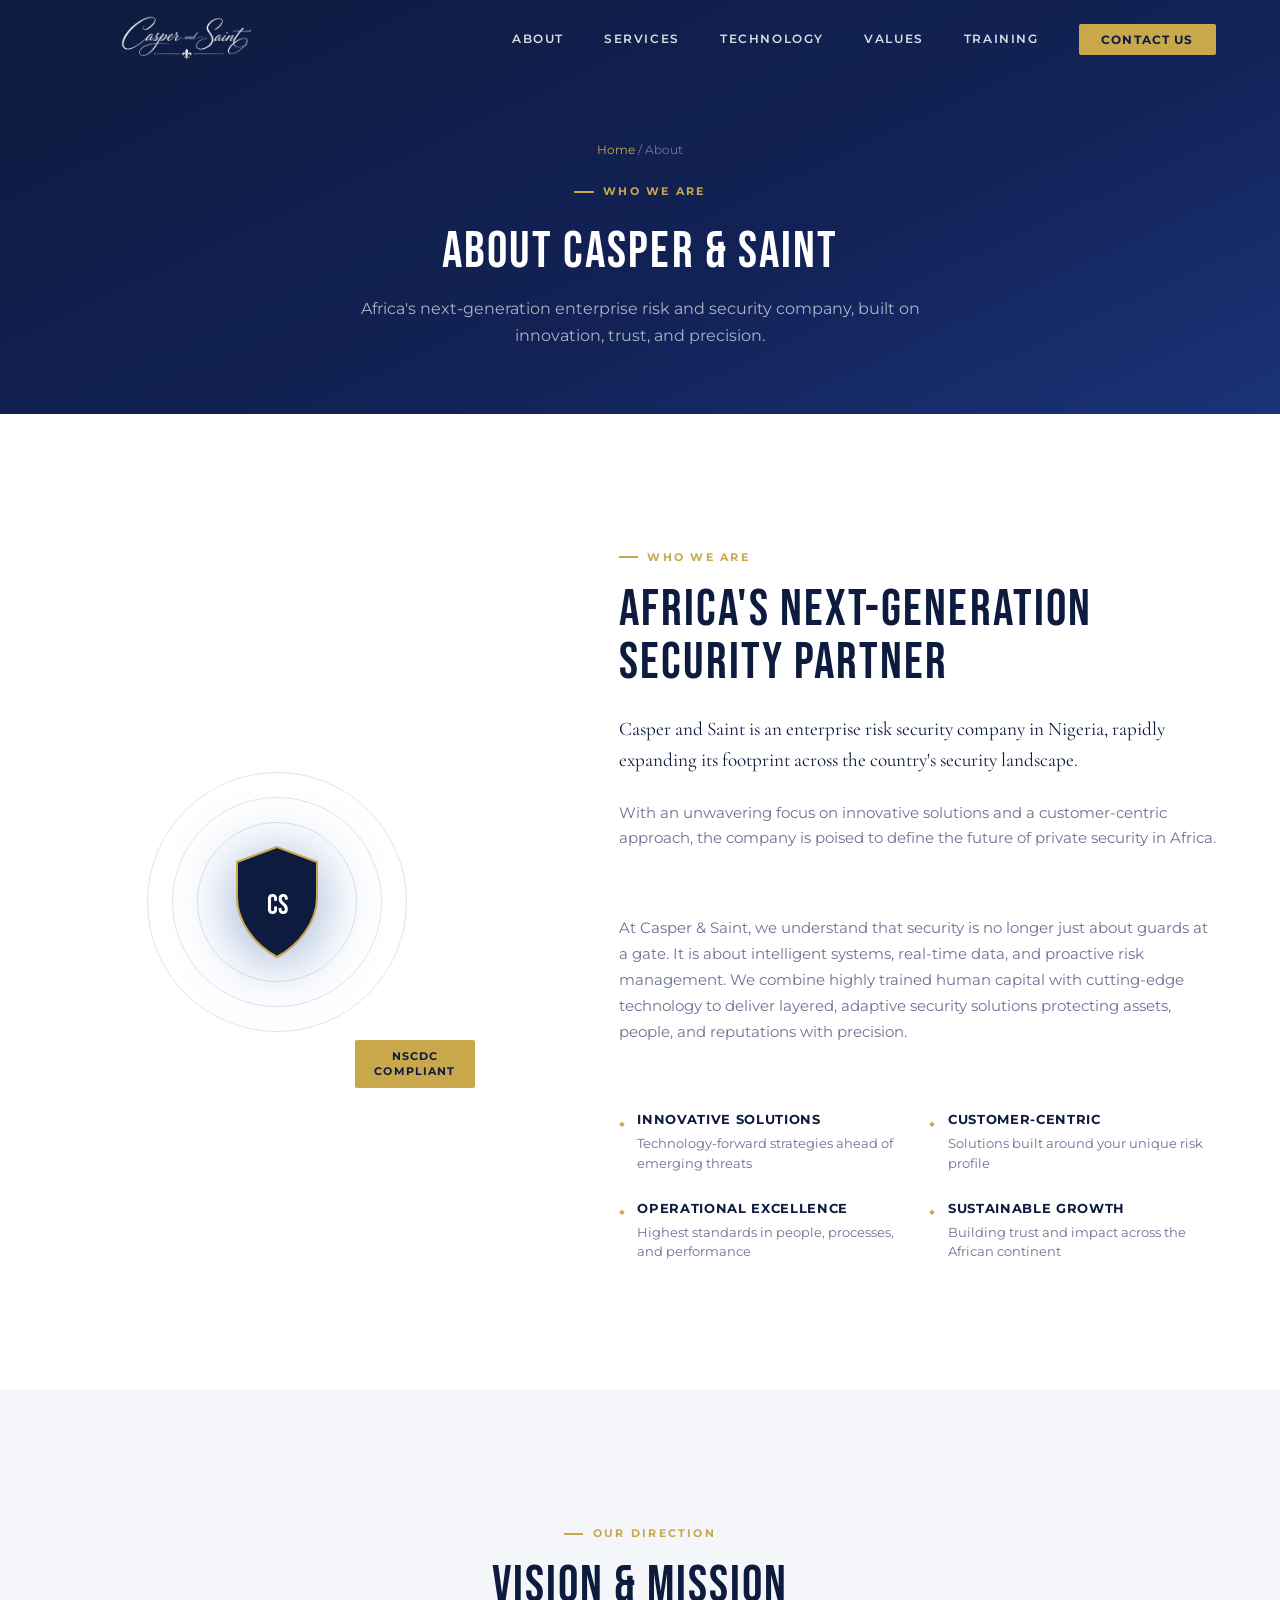
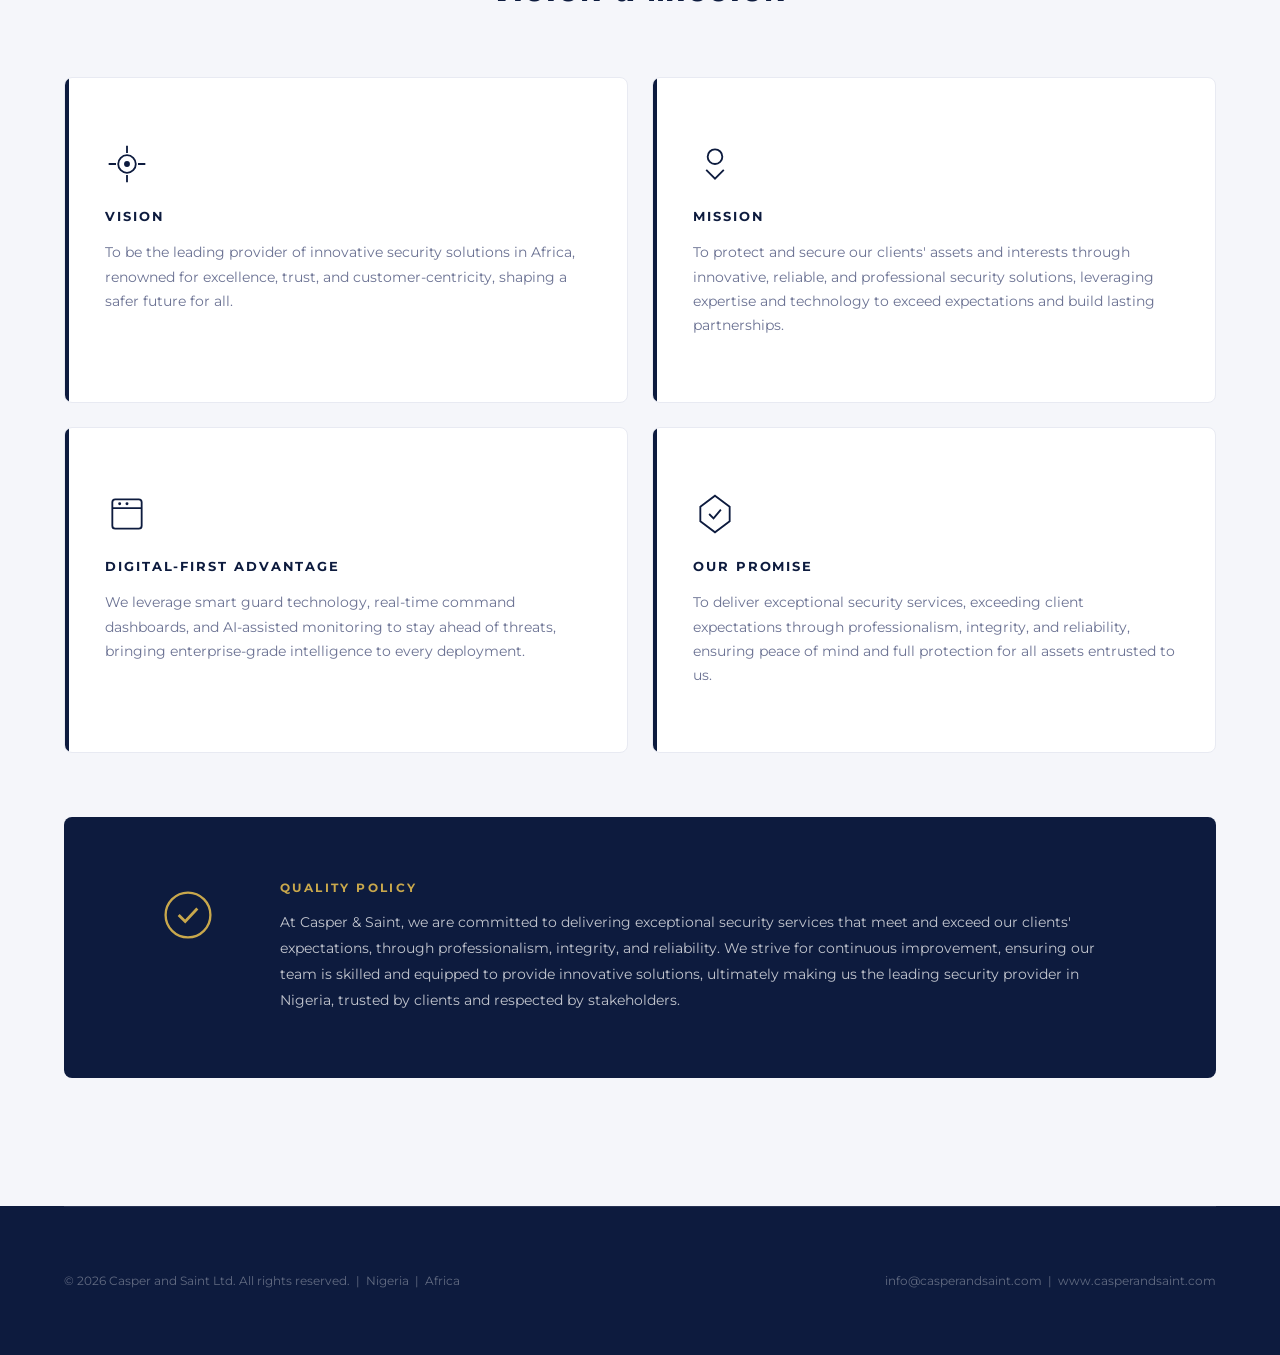
<file: pages/about.html>
<!DOCTYPE html>
<html lang="en">
<head>
  <meta charset="UTF-8" />
  <meta name="viewport" content="width=device-width, initial-scale=1.0" />
  <title>About | Casper and Saint</title>
  <link rel="preconnect" href="https://fonts.googleapis.com" />
  <link rel="preconnect" href="https://fonts.gstatic.com" crossorigin />
  <link href="https://fonts.googleapis.com/css2?family=Cormorant+Garamond:ital,wght@0,400;0,600;1,400&family=Bebas+Neue&family=Montserrat:wght@300;400;500;600;700&display=swap" rel="stylesheet" />
  <link rel="stylesheet" href="../css/reset.css" />
  <link rel="stylesheet" href="../css/variables.css" />
  <link rel="stylesheet" href="../css/global.css" />
  <link rel="stylesheet" href="../css/navbar.css" />
  <link rel="stylesheet" href="../css/about.css" />
  <link rel="stylesheet" href="../css/footer.css" />
  <link rel="stylesheet" href="../css/animations.css" />
  <link rel="icon" type="image/png" href="../images/logo.png" />
  <style>
    .page-hero {
      background: linear-gradient(155deg, #0D1B3E 0%, #122256 60%, #1A3378 100%);
      padding: calc(var(--nav-height) + 4rem) var(--container-pad) 4rem;
      text-align: center;
    }
    .page-hero .section-label { color: var(--gold); }
    .page-hero .section-title { color: var(--white); margin: 0.5rem 0 1rem; }
    .page-hero p { color: rgba(255,255,255,0.65); margin: 0 auto; max-width: 580px; }
    .breadcrumb { font-size:0.75rem; color:rgba(255,255,255,0.4); margin-bottom:1rem; }
    .breadcrumb a { color: var(--gold); }
  </style>
</head>
<body>

  <nav class="navbar scrolled" id="navbar">
    <div class="nav-container">
      <a href="../index.html" class="nav-logo">
        <img src="../images/logo.png" alt="Casper and Saint" class="logo-img" />
      </a>
      <ul class="nav-links" id="navLinks">
        <li><a href="about.html" class="nav-link">About</a></li>
        <li><a href="../index.html#services" class="nav-link">Services</a></li>
        <li><a href="technology.html" class="nav-link">Technology</a></li>
        <li><a href="values.html" class="nav-link">Values</a></li>
        <li><a href="training.html" class="nav-link">Training</a></li>
        <li><a href="../index.html#contact" class="nav-link nav-cta">Contact Us</a></li>
      </ul>
      <button class="nav-toggle" id="navToggle" aria-label="Toggle navigation">
        <span></span><span></span><span></span>
      </button>
    </div>
  </nav>

  <div class="page-hero">
    <div class="container">
      <div class="breadcrumb"><a href="../index.html">Home</a> / About</div>
      <div class="section-label">Who We Are</div>
      <h1 class="section-title">About Casper &amp; Saint</h1>
      <p>Africa's next-generation enterprise risk and security company, built on innovation, trust, and precision.</p>
    </div>
  </div>

  <!-- WHO WE ARE -->
  <section class="about section" id="about">
    <div class="container">
      <div class="about-grid">
        <div class="about-visual">
          <div class="about-shield">
            <div class="shield-ring ring-1"></div>
            <div class="shield-ring ring-2"></div>
            <div class="shield-ring ring-3"></div>
            <div class="shield-icon">
              <svg viewBox="0 0 100 120" fill="none" xmlns="http://www.w3.org/2000/svg">
                <path d="M50 5L10 20V55C10 80 28 103 50 115C72 103 90 80 90 55V20L50 5Z" fill="var(--navy)" stroke="var(--gold)" stroke-width="2"/>
                <text x="50" y="72" text-anchor="middle" font-family="Bebas Neue" font-size="28" fill="white">CS</text>
              </svg>
            </div>
          </div>
          <div class="about-badge"><span>NSCDC</span><span>Compliant</span></div>
        </div>
        <div class="about-content reveal">
          <div class="section-label">Who We Are</div>
          <h2 class="section-title">Africa's Next-Generation Security Partner</h2>
          <p class="about-lead">Casper and Saint is an enterprise risk security company in Nigeria, rapidly expanding its footprint across the country's security landscape.</p>
          <p class="about-body">With an unwavering focus on innovative solutions and a customer-centric approach, the company is poised to define the future of private security in Africa.</p>
          <p class="about-body">At Casper &amp; Saint, we understand that security is no longer just about guards at a gate. It is about intelligent systems, real-time data, and proactive risk management. We combine highly trained human capital with cutting-edge technology to deliver layered, adaptive security solutions protecting assets, people, and reputations with precision.</p>
          <div class="about-pillars">
            <div class="pillar">
              <div class="pillar-icon">&#9670;</div>
              <div><strong>Innovative Solutions</strong><p>Technology-forward strategies ahead of emerging threats</p></div>
            </div>
            <div class="pillar">
              <div class="pillar-icon">&#9670;</div>
              <div><strong>Customer-Centric</strong><p>Solutions built around your unique risk profile</p></div>
            </div>
            <div class="pillar">
              <div class="pillar-icon">&#9670;</div>
              <div><strong>Operational Excellence</strong><p>Highest standards in people, processes, and performance</p></div>
            </div>
            <div class="pillar">
              <div class="pillar-icon">&#9670;</div>
              <div><strong>Sustainable Growth</strong><p>Building trust and impact across the African continent</p></div>
            </div>
          </div>
        </div>
      </div>
    </div>
  </section>

  <!-- OUR DIRECTION: VISION & MISSION -->
  <section class="vision section">
    <div class="container">
      <div class="section-header centered">
        <div class="section-label">Our Direction</div>
        <h2 class="section-title">Vision &amp; Mission</h2>
      </div>
      <div class="vm-grid">
        <div class="vm-card reveal">
          <div class="vm-icon">
            <svg viewBox="0 0 60 60" fill="none"><circle cx="30" cy="30" r="12" stroke="currentColor" stroke-width="2.5"/><circle cx="30" cy="30" r="4" fill="currentColor"/><line x1="30" y1="5" x2="30" y2="15" stroke="currentColor" stroke-width="2.5"/><line x1="30" y1="45" x2="30" y2="55" stroke="currentColor" stroke-width="2.5"/><line x1="5" y1="30" x2="15" y2="30" stroke="currentColor" stroke-width="2.5"/><line x1="45" y1="30" x2="55" y2="30" stroke="currentColor" stroke-width="2.5"/></svg>
          </div>
          <h3>Vision</h3>
          <p>To be the leading provider of innovative security solutions in Africa, renowned for excellence, trust, and customer-centricity, shaping a safer future for all.</p>
        </div>
        <div class="vm-card reveal">
          <div class="vm-icon">
            <svg viewBox="0 0 60 60" fill="none"><circle cx="30" cy="20" r="10" stroke="currentColor" stroke-width="2.5"/><polyline points="18,38 30,50 42,38" stroke="currentColor" stroke-width="2.5" fill="none"/></svg>
          </div>
          <h3>Mission</h3>
          <p>To protect and secure our clients' assets and interests through innovative, reliable, and professional security solutions, leveraging expertise and technology to exceed expectations and build lasting partnerships.</p>
        </div>
        <div class="vm-card reveal">
          <div class="vm-icon">
            <svg viewBox="0 0 60 60" fill="none"><rect x="10" y="10" width="40" height="40" rx="4" stroke="currentColor" stroke-width="2.5"/><line x1="10" y1="22" x2="50" y2="22" stroke="currentColor" stroke-width="2.5"/><circle cx="20" cy="16" r="2" fill="currentColor"/><circle cx="30" cy="16" r="2" fill="currentColor"/></svg>
          </div>
          <h3>Digital-First Advantage</h3>
          <p>We leverage smart guard technology, real-time command dashboards, and AI-assisted monitoring to stay ahead of threats, bringing enterprise-grade intelligence to every deployment.</p>
        </div>
        <div class="vm-card reveal">
          <div class="vm-icon">
            <svg viewBox="0 0 60 60" fill="none"><path d="M30 5L50 20V40L30 55L10 40V20Z" stroke="currentColor" stroke-width="2.5" fill="none"/><polyline points="22,30 28,36 38,24" stroke="currentColor" stroke-width="2.5" fill="none"/></svg>
          </div>
          <h3>Our Promise</h3>
          <p>To deliver exceptional security services, exceeding client expectations through professionalism, integrity, and reliability, ensuring peace of mind and full protection for all assets entrusted to us.</p>
        </div>
      </div>

      <!-- QUALITY POLICY -->
      <div class="quality-policy reveal">
        <div class="qp-icon">
          <svg viewBox="0 0 60 60" fill="none"><circle cx="30" cy="30" r="24" stroke="currentColor" stroke-width="2.5"/><polyline points="20,30 27,37 40,23" stroke="currentColor" stroke-width="3" fill="none"/></svg>
        </div>
        <div class="qp-content">
          <h3>Quality Policy</h3>
          <p>At Casper &amp; Saint, we are committed to delivering exceptional security services that meet and exceed our clients' expectations, through professionalism, integrity, and reliability. We strive for continuous improvement, ensuring our team is skilled and equipped to provide innovative solutions, ultimately making us the leading security provider in Nigeria, trusted by clients and respected by stakeholders.</p>
        </div>
      </div>
    </div>
  </section>

  <footer class="footer">
    <div class="container">
      <div class="footer-bottom" style="padding: var(--space-xl) 0; border-top: 1px solid rgba(255,255,255,0.1);">
        <p>&copy; <span id="footerYear"></span> Casper and Saint Ltd. All rights reserved. &nbsp;|&nbsp; Nigeria &nbsp;|&nbsp; Africa</p>
        <p>info@casperandsaint.com &nbsp;|&nbsp; www.casperandsaint.com</p>
      </div>
    </div>
  </footer>

  <script src="../js/main.js"></script>
  <script src="../js/animations.js"></script>
  <script>document.getElementById('footerYear').textContent = new Date().getFullYear();</script>
</body>
</html>
</file>
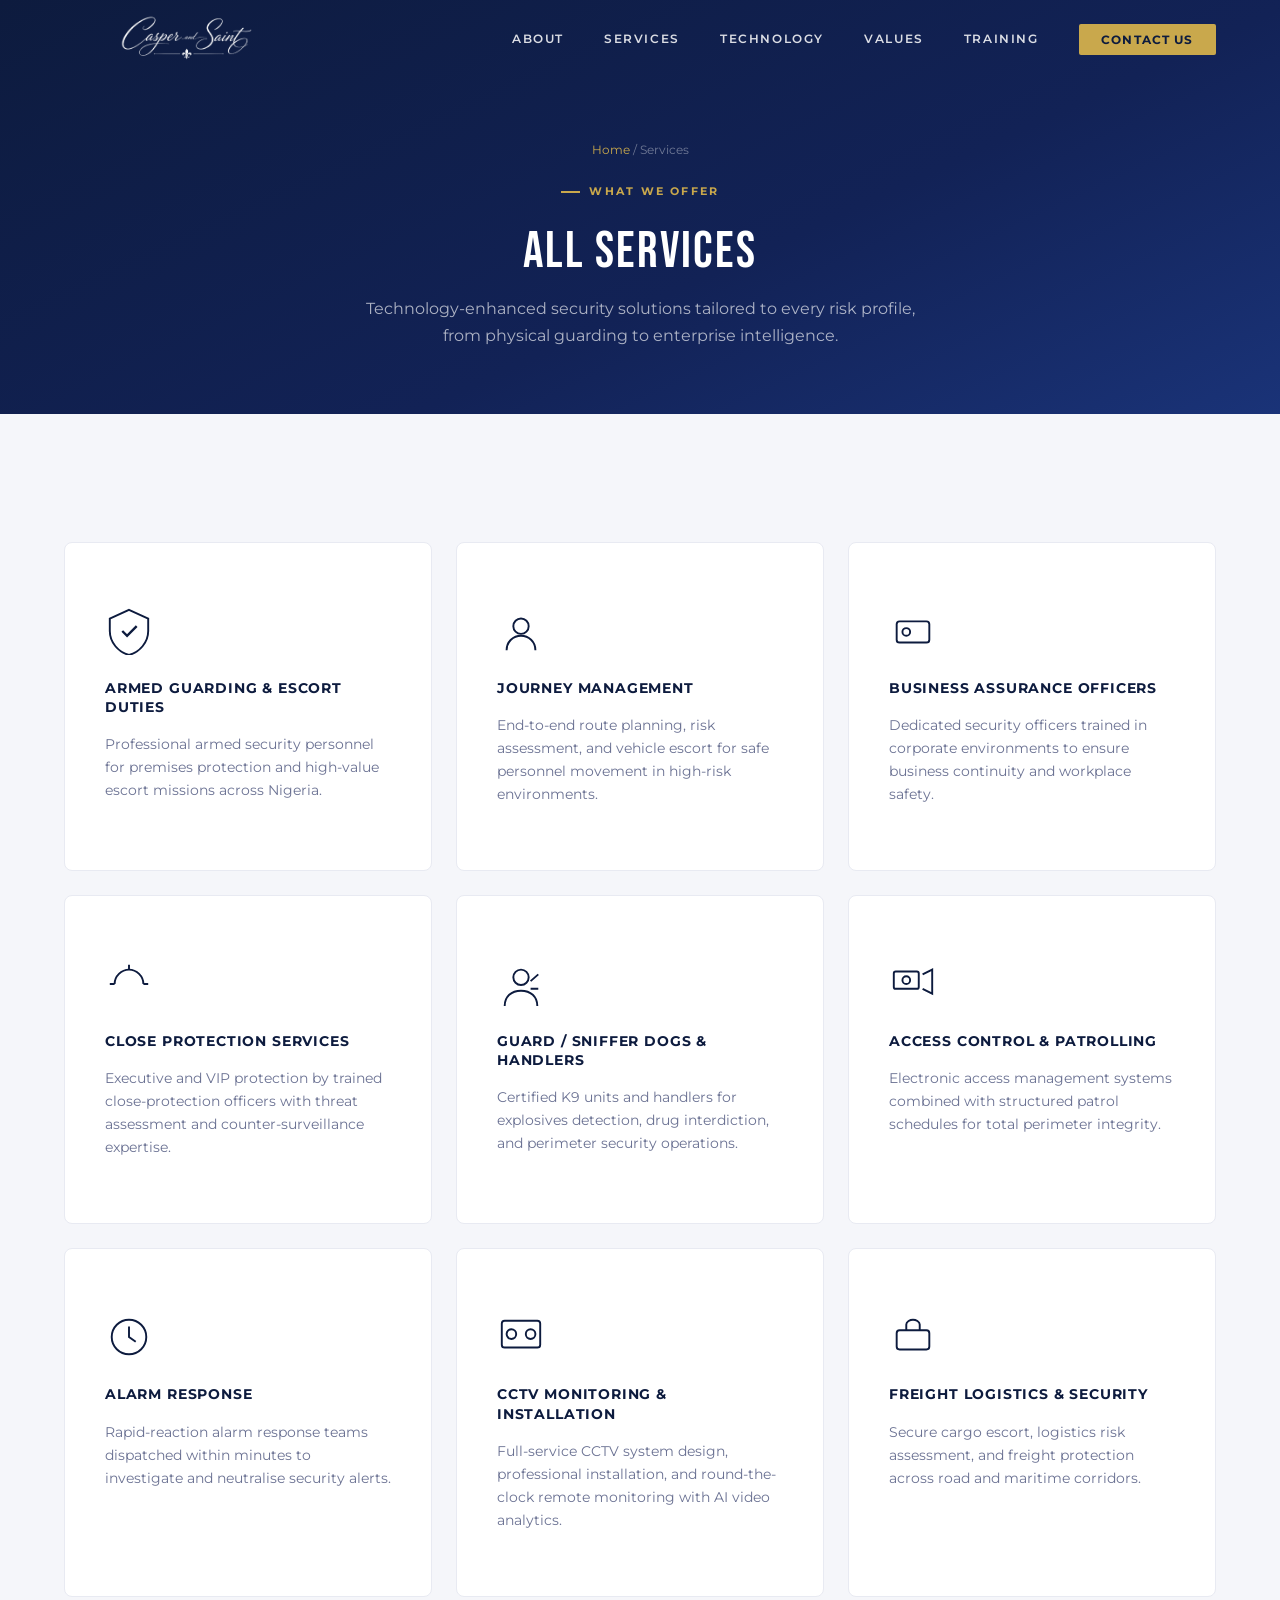
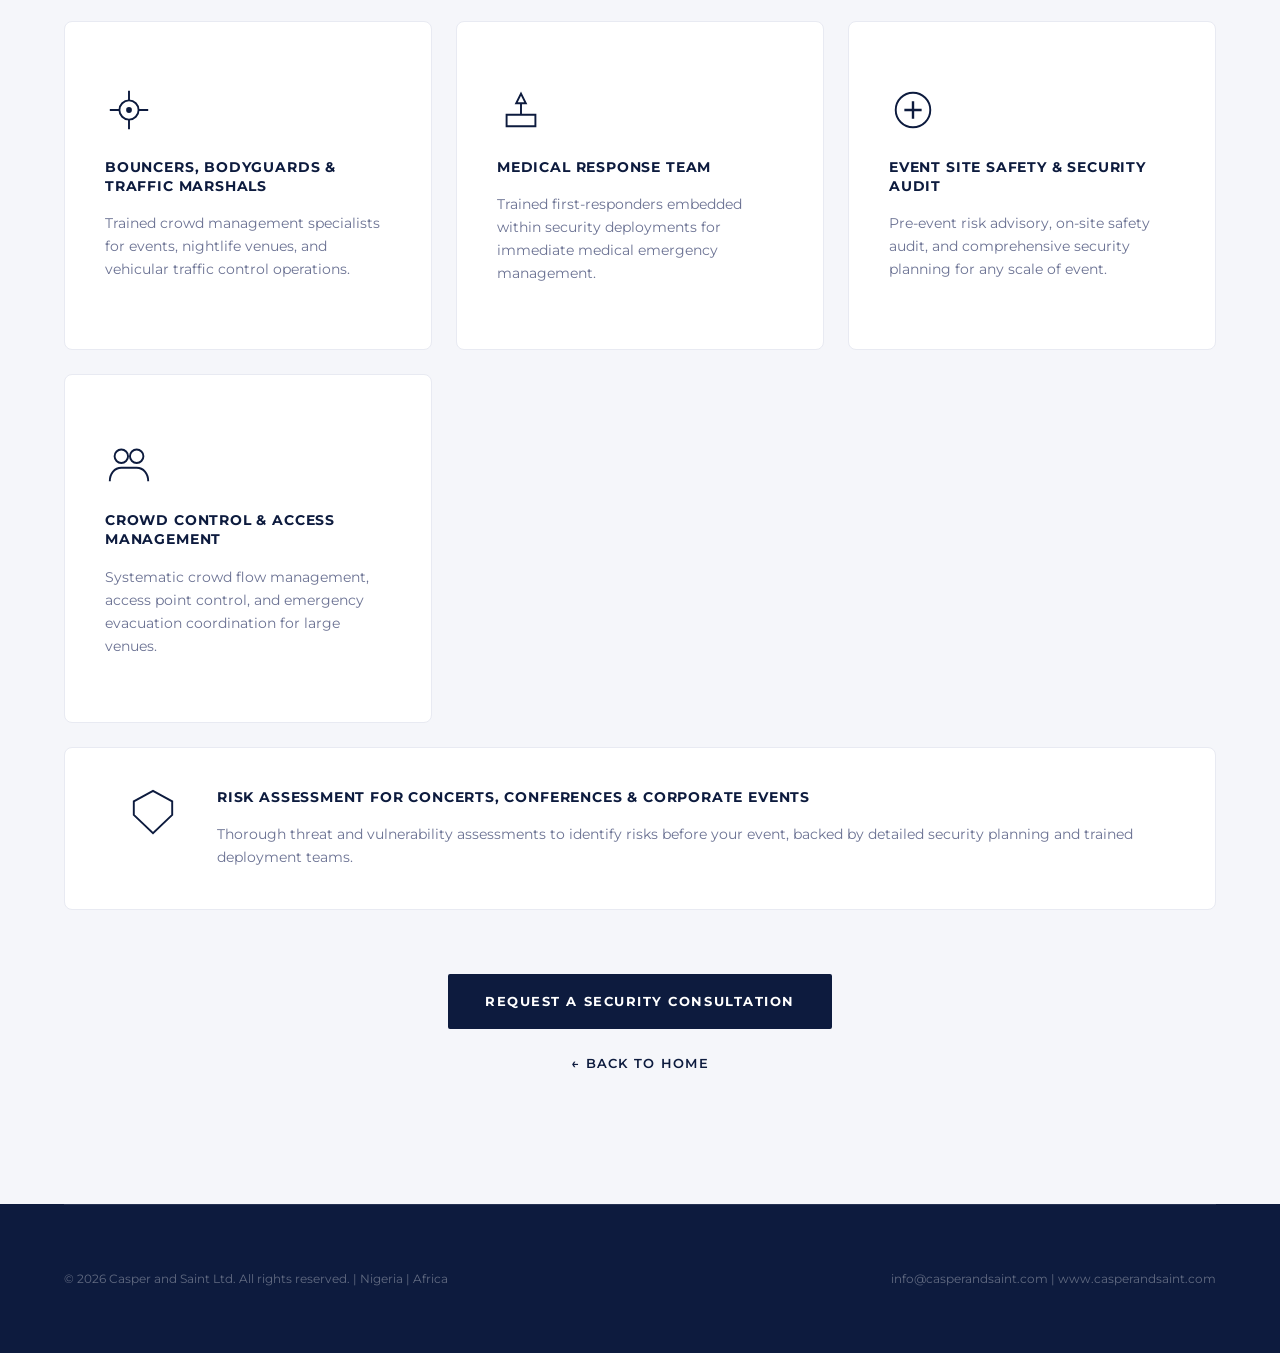
<file: pages/services.html>
<!DOCTYPE html>
<html lang="en">
<head>
  <meta charset="UTF-8" />
  <meta name="viewport" content="width=device-width, initial-scale=1.0" />
  <title>Services | Casper and Saint</title>
  <link rel="preconnect" href="https://fonts.googleapis.com" />
  <link rel="preconnect" href="https://fonts.gstatic.com" crossorigin />
  <link href="https://fonts.googleapis.com/css2?family=Cormorant+Garamond:ital,wght@0,400;0,600;1,400&family=Bebas+Neue&family=Montserrat:wght@300;400;500;600;700&display=swap" rel="stylesheet" />
  <link rel="stylesheet" href="../css/reset.css" />
  <link rel="stylesheet" href="../css/variables.css" />
  <link rel="stylesheet" href="../css/global.css" />
  <link rel="stylesheet" href="../css/navbar.css" />
  <link rel="stylesheet" href="../css/services.css" />
  <link rel="stylesheet" href="../css/footer.css" />
  <link rel="stylesheet" href="../css/animations.css" />
  <link rel="icon" type="image/png" href="../images/logo.png" />
  <style>
    .page-hero {
      background: linear-gradient(155deg, #0D1B3E 0%, #122256 60%, #1A3378 100%);
      padding: calc(var(--nav-height) + 4rem) var(--container-pad) 4rem;
      text-align: center;
    }
    .page-hero .section-label { color: var(--gold); }
    .page-hero .section-title { color: var(--white); }
    .page-hero p { color: rgba(255,255,255,0.65); margin: 0 auto; max-width: 580px; }
    .all-services { padding: var(--space-3xl) 0; background: var(--off-white); }
    .all-services .services-grid { 
  grid-template-columns: repeat(3, 1fr); 
  margin-bottom: 0; 
}

@media (max-width: 1024px) {
  .all-services .services-grid {
    grid-template-columns: repeat(2, 1fr);
  }
}

@media (max-width: 768px) {
  .all-services .services-grid {
    grid-template-columns: 1fr;
  }
}
    .breadcrumb { font-size:0.75rem; color:rgba(255,255,255,0.4); margin-bottom:1rem; }
    .breadcrumb a { color: var(--gold); }
    .breadcrumb a:hover { color: var(--gold-light); }
    .back-link { display:inline-flex; align-items:center; gap:0.5rem; font-size:0.8rem; font-weight:600; letter-spacing:0.1em; text-transform:uppercase; color:var(--navy); margin-top:var(--space-xl); }
    .back-link:hover { color:var(--blue-light); }
  </style>
</head>
<body>
  <nav class="navbar scrolled" id="navbar">
    <div class="nav-container">
      <a href="../index.html" class="nav-logo">
        <img src="../images/logo.png" alt="Casper and Saint" class="logo-img" />
      </a>
      <ul class="nav-links" id="navLinks">
        <li><a href="../index.html#about" class="nav-link">About</a></li>
        <li><a href="services.html" class="nav-link">Services</a></li>
        <li><a href="../index.html#technology" class="nav-link">Technology</a></li>
        <li><a href="../index.html#values" class="nav-link">Values</a></li>
        <li><a href="../index.html#training" class="nav-link">Training</a></li>
        <li><a href="../index.html#contact" class="nav-link nav-cta">Contact Us</a></li>
      </ul>
      <button class="nav-toggle" id="navToggle" aria-label="Toggle navigation">
        <span></span><span></span><span></span>
      </button>
    </div>
  </nav>

  <div class="page-hero">
    <div class="container">
      <div class="breadcrumb"><a href="../index.html">Home</a> / Services</div>
      <div class="section-label">What We Offer</div>
      <h1 class="section-title" style="margin:0.5rem 0 1rem;">All Services</h1>
      <p>Technology-enhanced security solutions tailored to every risk profile, from physical guarding to enterprise intelligence.</p>
    </div>
  </div>

  <section class="all-services">
    <div class="container">
      <div class="services-grid">
        <div class="service-card reveal">
          <div class="sc-icon"><svg viewBox="0 0 50 50" fill="none"><path d="M25 3L45 12V25C45 37 36 47 25 50C14 47 5 37 5 25V12Z" stroke="currentColor" stroke-width="2"/><path d="M18 25L23 30L33 20" stroke="currentColor" stroke-width="2.5"/></svg></div>
          <h4>Armed Guarding &amp; Escort Duties</h4>
          <p>Professional armed security personnel for premises protection and high-value escort missions across Nigeria.</p>
        </div>
        <div class="service-card reveal">
          <div class="sc-icon"><svg viewBox="0 0 50 50" fill="none"><circle cx="25" cy="20" r="8" stroke="currentColor" stroke-width="2"/><path d="M10 45C10 36 17 30 25 30C33 30 40 36 40 45" stroke="currentColor" stroke-width="2"/></svg></div>
          <h4>Journey Management</h4>
          <p>End-to-end route planning, risk assessment, and vehicle escort for safe personnel movement in high-risk environments.</p>
        </div>
        <div class="service-card reveal">
          <div class="sc-icon"><svg viewBox="0 0 50 50" fill="none"><rect x="8" y="15" width="34" height="22" rx="3" stroke="currentColor" stroke-width="2"/><circle cx="18" cy="26" r="4" stroke="currentColor" stroke-width="2"/></svg></div>
          <h4>Business Assurance Officers</h4>
          <p>Dedicated security officers trained in corporate environments to ensure business continuity and workplace safety.</p>
        </div>
        <div class="service-card reveal">
          <div class="sc-icon"><svg viewBox="0 0 50 50" fill="none"><path d="M10 25C10 17 17 10 25 10C33 10 40 17 40 25" stroke="currentColor" stroke-width="2"/><path d="M25 10V5M10 25H5M40 25H45" stroke="currentColor" stroke-width="2"/></svg></div>
          <h4>Close Protection Services</h4>
          <p>Executive and VIP protection by trained close-protection officers with threat assessment and counter-surveillance expertise.</p>
        </div>
        <div class="service-card reveal">
          <div class="sc-icon"><svg viewBox="0 0 50 50" fill="none"><circle cx="25" cy="18" r="8" stroke="currentColor" stroke-width="2"/><path d="M8 48C8 38 15 32 25 32C35 32 42 38 42 48" stroke="currentColor" stroke-width="2"/><path d="M35 22L43 15M35 30L43 30" stroke="currentColor" stroke-width="2"/></svg></div>
          <h4>Guard / Sniffer Dogs &amp; Handlers</h4>
          <p>Certified K9 units and handlers for explosives detection, drug interdiction, and perimeter security operations.</p>
        </div>
        <div class="service-card reveal">
          <div class="sc-icon"><svg viewBox="0 0 50 50" fill="none"><rect x="5" y="12" width="26" height="18" rx="2" stroke="currentColor" stroke-width="2"/><circle cx="18" cy="21" r="4" stroke="currentColor" stroke-width="2"/><path d="M35 15L45 10V35L35 30" stroke="currentColor" stroke-width="2"/></svg></div>
          <h4>Access Control &amp; Patrolling</h4>
          <p>Electronic access management systems combined with structured patrol schedules for total perimeter integrity.</p>
        </div>
        <div class="service-card reveal">
          <div class="sc-icon"><svg viewBox="0 0 50 50" fill="none"><circle cx="25" cy="25" r="18" stroke="currentColor" stroke-width="2"/><path d="M25 14V25L32 30" stroke="currentColor" stroke-width="2"/></svg></div>
          <h4>Alarm Response</h4>
          <p>Rapid-reaction alarm response teams dispatched within minutes to investigate and neutralise security alerts.</p>
        </div>
        <div class="service-card reveal">
          <div class="sc-icon"><svg viewBox="0 0 50 50" fill="none"><rect x="5" y="8" width="40" height="28" rx="3" stroke="currentColor" stroke-width="2"/><circle cx="15" cy="22" r="5" stroke="currentColor" stroke-width="2"/><circle cx="35" cy="22" r="5" stroke="currentColor" stroke-width="2"/></svg></div>
          <h4>CCTV Monitoring &amp; Installation</h4>
          <p>Full-service CCTV system design, professional installation, and round-the-clock remote monitoring with AI video analytics.</p>
        </div>
        <div class="service-card reveal">
          <div class="sc-icon"><svg viewBox="0 0 50 50" fill="none"><rect x="8" y="18" width="34" height="20" rx="3" stroke="currentColor" stroke-width="2"/><path d="M18 18V12C18 9 22 7 25 7C28 7 32 9 32 12V18" stroke="currentColor" stroke-width="2"/></svg></div>
          <h4>Freight Logistics &amp; Security</h4>
          <p>Secure cargo escort, logistics risk assessment, and freight protection across road and maritime corridors.</p>
        </div>
        <div class="service-card reveal">
          <div class="sc-icon"><svg viewBox="0 0 50 50" fill="none"><circle cx="25" cy="25" r="10" stroke="currentColor" stroke-width="2"/><path d="M25 5V15M25 35V45M5 25H15M35 25H45" stroke="currentColor" stroke-width="2"/><circle cx="25" cy="25" r="3" fill="currentColor"/></svg></div>
          <h4>Bouncers, Bodyguards &amp; Traffic Marshals</h4>
          <p>Trained crowd management specialists for events, nightlife venues, and vehicular traffic control operations.</p>
        </div>
        <div class="service-card reveal">
          <div class="sc-icon"><svg viewBox="0 0 50 50" fill="none"><path d="M10 30H40V42H10Z" stroke="currentColor" stroke-width="2"/><path d="M25 8L30 18H20L25 8Z" stroke="currentColor" stroke-width="2"/><line x1="25" y1="18" x2="25" y2="30" stroke="currentColor" stroke-width="2"/></svg></div>
          <h4>Medical Response Team</h4>
          <p>Trained first-responders embedded within security deployments for immediate medical emergency management.</p>
        </div>
        <div class="service-card reveal">
          <div class="sc-icon"><svg viewBox="0 0 50 50" fill="none"><circle cx="25" cy="25" r="18" stroke="currentColor" stroke-width="2"/><path d="M16 25H34M25 16V34" stroke="currentColor" stroke-width="2.5"/></svg></div>
          <h4>Event Site Safety &amp; Security Audit</h4>
          <p>Pre-event risk advisory, on-site safety audit, and comprehensive security planning for any scale of event.</p>
        </div>
        <div class="service-card reveal">
          <div class="sc-icon"><svg viewBox="0 0 50 50" fill="none"><circle cx="17" cy="18" r="7" stroke="currentColor" stroke-width="2"/><circle cx="33" cy="18" r="7" stroke="currentColor" stroke-width="2"/><path d="M5 44C5 36 10 30 17 30H33C40 30 45 36 45 44" stroke="currentColor" stroke-width="2"/></svg></div>
          <h4>Crowd Control &amp; Access Management</h4>
          <p>Systematic crowd flow management, access point control, and emergency evacuation coordination for large venues.</p>
        </div>
        <div class="service-card reveal service-card--wide">
          <div class="sc-icon"><svg viewBox="0 0 50 50" fill="none"><path d="M25 3L45 14V28L25 47L5 28V14Z" stroke="currentColor" stroke-width="2"/></svg></div>
          <div>
            <h4>Risk Assessment for Concerts, Conferences &amp; Corporate Events</h4>
            <p>Thorough threat and vulnerability assessments to identify risks before your event, backed by detailed security planning and trained deployment teams.</p>
          </div>
        </div>
      </div>
      <div style="text-align:center; margin-top:var(--space-xl);">
        <a href="../index.html#contact" class="btn btn-primary">Request a Security Consultation</a>
        <br/>
        <a href="../index.html" class="back-link" style="margin-top:1.5rem;">← Back to Home</a>
      </div>
    </div>
  </section>

  <footer class="footer">
    <div class="container">
      <div class="footer-bottom" style="padding:var(--space-xl) 0; border-top:1px solid rgba(255,255,255,0.1);">
        <p>&copy; <span id="footerYear"></span> Casper and Saint Ltd. All rights reserved. | Nigeria | Africa</p>
        <p>info@casperandsaint.com | www.casperandsaint.com</p>
      </div>
    </div>
  </footer>

  <script src="../js/main.js"></script>
  <script src="../js/animations.js"></script>
  <script>document.getElementById('footerYear').textContent = new Date().getFullYear();</script>
</body>
</html>
</file>
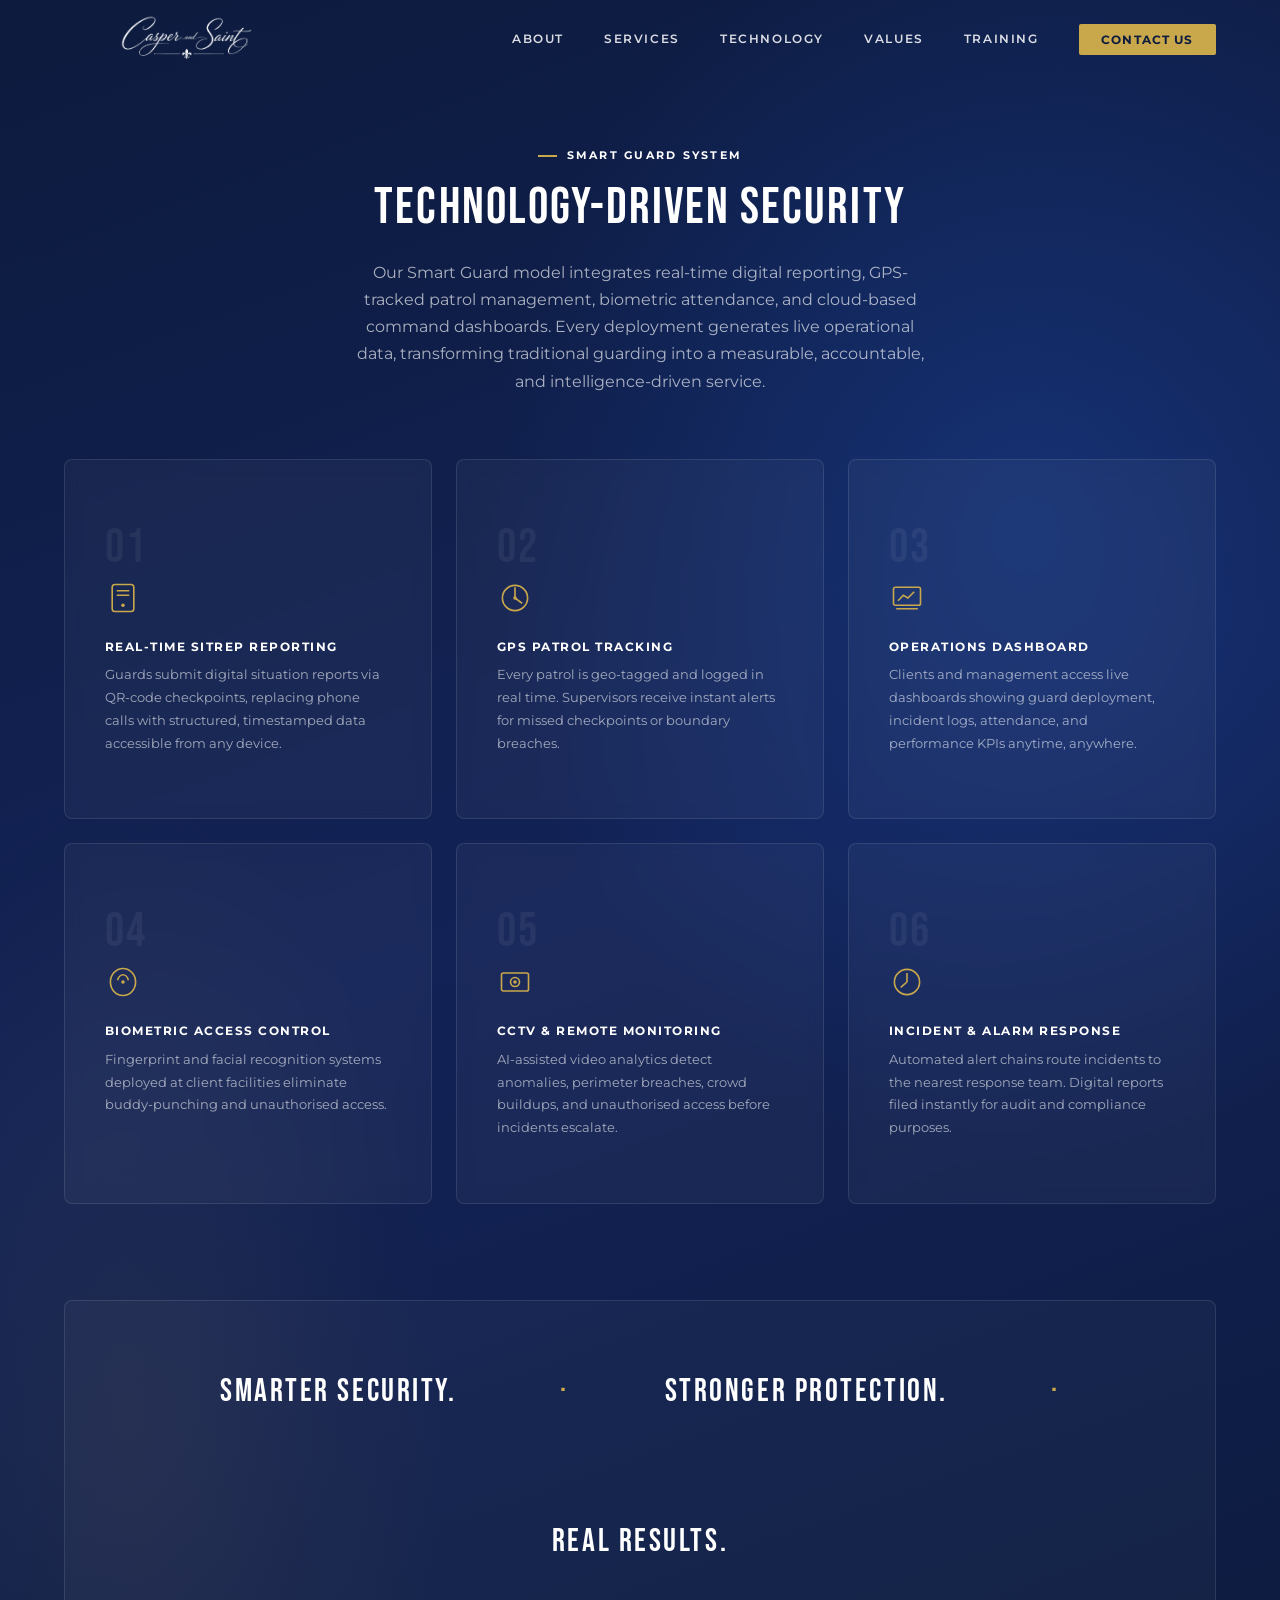
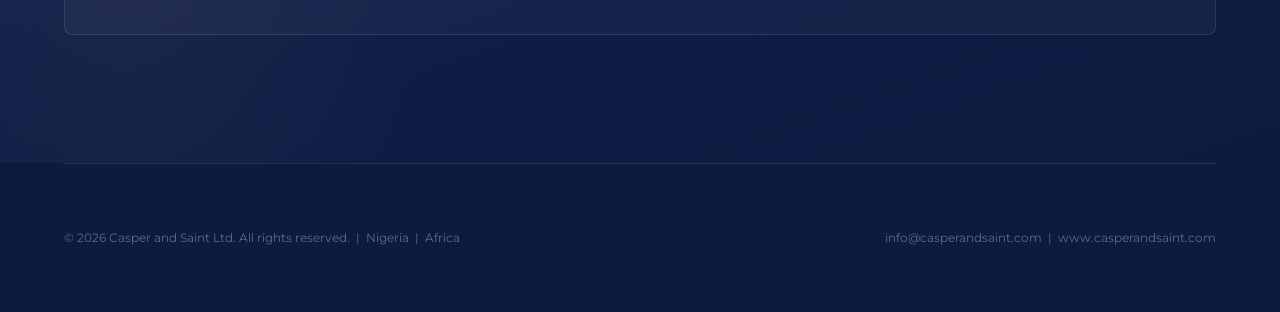
<file: pages/technology.html>
<!DOCTYPE html>
<html lang="en">
<head>
  <meta charset="UTF-8" />
  <meta name="viewport" content="width=device-width, initial-scale=1.0" />
  <title>Technology | Casper and Saint</title>
  <link rel="preconnect" href="https://fonts.googleapis.com" />
  <link rel="preconnect" href="https://fonts.gstatic.com" crossorigin />
  <link href="https://fonts.googleapis.com/css2?family=Cormorant+Garamond:ital,wght@0,400;0,600;1,400&family=Bebas+Neue&family=Montserrat:wght@300;400;500;600;700&display=swap" rel="stylesheet" />
  <link rel="stylesheet" href="../css/reset.css" />
  <link rel="stylesheet" href="../css/variables.css" />
  <link rel="stylesheet" href="../css/global.css" />
  <link rel="stylesheet" href="../css/navbar.css" />
  <link rel="stylesheet" href="../css/technology.css" />
  <link rel="stylesheet" href="../css/footer.css" />
  <link rel="stylesheet" href="../css/animations.css" />
  <link rel="icon" type="image/png" href="../images/logo.png" />
</head>
<body>

  <nav class="navbar" id="navbar">
    <div class="nav-container">
      <a href="../index.html" class="nav-logo">
        <img src="../images/logo.png" alt="Casper and Saint" class="logo-img" />
      </a>
      <ul class="nav-links" id="navLinks">
        <li><a href="about.html" class="nav-link">About</a></li>
        <li><a href="../index.html#services" class="nav-link">Services</a></li>
        <li><a href="technology.html" class="nav-link">Technology</a></li>
        <li><a href="values.html" class="nav-link">Values</a></li>
        <li><a href="training.html" class="nav-link">Training</a></li>
        <li><a href="../index.html#contact" class="nav-link nav-cta">Contact Us</a></li>
      </ul>
      <button class="nav-toggle" id="navToggle" aria-label="Toggle navigation">
        <span></span><span></span><span></span>
      </button>
    </div>
  </nav>

  <section class="technology section" id="technology" style="padding-top: calc(var(--nav-height) + 4rem);">
    <div class="tech-bg"></div>
    <div class="container">
      <div class="section-header centered light">
        <div class="section-label">Smart Guard System</div>
        <h1 class="section-title">Technology-Driven Security</h1>
        <p class="section-desc">Our Smart Guard model integrates real-time digital reporting, GPS-tracked patrol management, biometric attendance, and cloud-based command dashboards. Every deployment generates live operational data, transforming traditional guarding into a measurable, accountable, and intelligence-driven service.</p>
      </div>
      <div class="tech-grid">
        <div class="tech-item reveal" data-delay="0">
          <div class="tech-num">01</div>
          <div class="tech-icon"><svg viewBox="0 0 40 40" fill="none"><rect x="8" y="5" width="24" height="30" rx="3" stroke="currentColor" stroke-width="1.8"/><line x1="13" y1="12" x2="27" y2="12" stroke="currentColor" stroke-width="1.8"/><line x1="13" y1="17" x2="27" y2="17" stroke="currentColor" stroke-width="1.8"/><circle cx="20" cy="28" r="2" fill="currentColor"/></svg></div>
          <h4>Real-Time SITREP Reporting</h4>
          <p>Guards submit digital situation reports via QR-code checkpoints, replacing phone calls with structured, timestamped data accessible from any device.</p>
        </div>
        <div class="tech-item reveal" data-delay="1">
          <div class="tech-num">02</div>
          <div class="tech-icon"><svg viewBox="0 0 40 40" fill="none"><circle cx="20" cy="20" r="14" stroke="currentColor" stroke-width="1.8"/><path d="M20 8V20L28 26" stroke="currentColor" stroke-width="1.8"/><circle cx="20" cy="20" r="2" fill="currentColor"/></svg></div>
          <h4>GPS Patrol Tracking</h4>
          <p>Every patrol is geo-tagged and logged in real time. Supervisors receive instant alerts for missed checkpoints or boundary breaches.</p>
        </div>
        <div class="tech-item reveal" data-delay="2">
          <div class="tech-num">03</div>
          <div class="tech-icon"><svg viewBox="0 0 40 40" fill="none"><rect x="5" y="8" width="30" height="20" rx="2" stroke="currentColor" stroke-width="1.8"/><path d="M10 23L16 17L21 20L28 13" stroke="currentColor" stroke-width="1.8"/><path d="M8 32H32" stroke="currentColor" stroke-width="1.8"/></svg></div>
          <h4>Operations Dashboard</h4>
          <p>Clients and management access live dashboards showing guard deployment, incident logs, attendance, and performance KPIs anytime, anywhere.</p>
        </div>
        <div class="tech-item reveal" data-delay="3">
          <div class="tech-num">04</div>
          <div class="tech-icon"><svg viewBox="0 0 40 40" fill="none"><path d="M20 5C12 5 6 12 6 20C6 28 12 35 20 35C28 35 34 28 34 20C34 12 28 5 20 5Z" stroke="currentColor" stroke-width="1.8" fill="none"/><path d="M14 18C15 14 18 12 20 12C22 12 25 14 26 18" stroke="currentColor" stroke-width="1.8" fill="none"/><circle cx="20" cy="20" r="2" fill="currentColor"/></svg></div>
          <h4>Biometric Access Control</h4>
          <p>Fingerprint and facial recognition systems deployed at client facilities eliminate buddy-punching and unauthorised access.</p>
        </div>
        <div class="tech-item reveal" data-delay="4">
          <div class="tech-num">05</div>
          <div class="tech-icon"><svg viewBox="0 0 40 40" fill="none"><rect x="5" y="10" width="30" height="20" rx="2" stroke="currentColor" stroke-width="1.8"/><circle cx="20" cy="20" r="5" stroke="currentColor" stroke-width="1.8"/><circle cx="20" cy="20" r="2" fill="currentColor"/></svg></div>
          <h4>CCTV &amp; Remote Monitoring</h4>
          <p>AI-assisted video analytics detect anomalies, perimeter breaches, crowd buildups, and unauthorised access before incidents escalate.</p>
        </div>
        <div class="tech-item reveal" data-delay="5">
          <div class="tech-num">06</div>
          <div class="tech-icon"><svg viewBox="0 0 40 40" fill="none"><circle cx="20" cy="20" r="14" stroke="currentColor" stroke-width="1.8"/><path d="M20 10V20" stroke="currentColor" stroke-width="1.8"/><path d="M13 26L20 20" stroke="currentColor" stroke-width="1.8"/></svg></div>
          <h4>Incident &amp; Alarm Response</h4>
          <p>Automated alert chains route incidents to the nearest response team. Digital reports filed instantly for audit and compliance purposes.</p>
        </div>
      </div>
      <div class="tech-cta reveal">
        <div class="tech-cta-text">
          <span>Smarter Security.</span>
          <span>Stronger Protection.</span>
          <span>Real Results.</span>
        </div>
      </div>
    </div>
  </section>

  <footer class="footer">
    <div class="container">
      <div class="footer-bottom" style="padding: var(--space-xl) 0; border-top: 1px solid rgba(255,255,255,0.1);">
        <p>&copy; <span id="footerYear"></span> Casper and Saint Ltd. All rights reserved. &nbsp;|&nbsp; Nigeria &nbsp;|&nbsp; Africa</p>
        <p>info@casperandsaint.com &nbsp;|&nbsp; www.casperandsaint.com</p>
      </div>
    </div>
  </footer>

  <script src="../js/main.js"></script>
  <script src="../js/animations.js"></script>
  <script>document.getElementById('footerYear').textContent = new Date().getFullYear();</script>
</body>
</html>
</file>
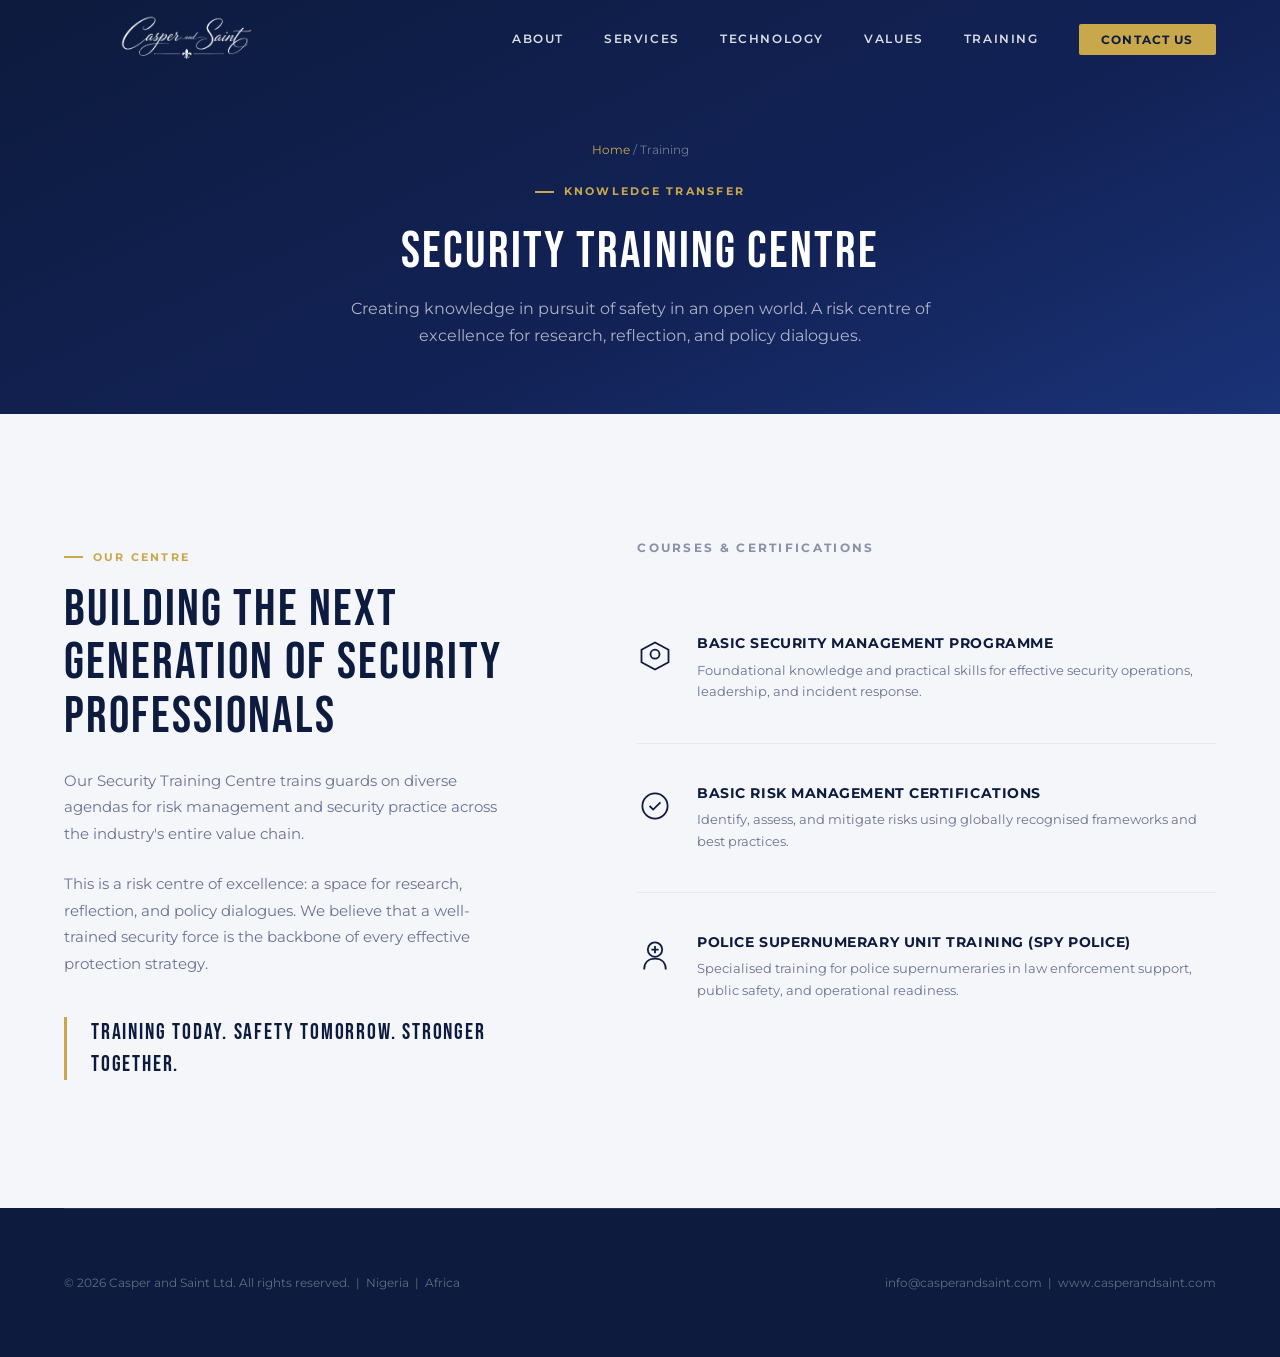
<file: pages/training.html>
<!DOCTYPE html>
<html lang="en">
<head>
  <meta charset="UTF-8" />
  <meta name="viewport" content="width=device-width, initial-scale=1.0" />
  <title>Training | Casper and Saint</title>
  <link rel="preconnect" href="https://fonts.googleapis.com" />
  <link rel="preconnect" href="https://fonts.gstatic.com" crossorigin />
  <link href="https://fonts.googleapis.com/css2?family=Cormorant+Garamond:ital,wght@0,400;0,600;1,400&family=Bebas+Neue&family=Montserrat:wght@300;400;500;600;700&display=swap" rel="stylesheet" />
  <link rel="stylesheet" href="../css/reset.css" />
  <link rel="stylesheet" href="../css/variables.css" />
  <link rel="stylesheet" href="../css/global.css" />
  <link rel="stylesheet" href="../css/navbar.css" />
  <link rel="stylesheet" href="../css/training.css" />
  <link rel="stylesheet" href="../css/footer.css" />
  <link rel="stylesheet" href="../css/animations.css" />
  <link rel="icon" type="image/png" href="../images/logo.png" />
  <style>
    .page-hero {
      background: linear-gradient(155deg, #0D1B3E 0%, #122256 60%, #1A3378 100%);
      padding: calc(var(--nav-height) + 4rem) var(--container-pad) 4rem;
      text-align: center;
    }
    .page-hero .section-label { color: var(--gold); }
    .page-hero .section-title { color: var(--white); margin: 0.5rem 0 1rem; }
    .page-hero p { color: rgba(255,255,255,0.65); margin: 0 auto; max-width: 580px; }
    .breadcrumb { font-size:0.75rem; color:rgba(255,255,255,0.4); margin-bottom:1rem; }
    .breadcrumb a { color: var(--gold); }
  </style>
</head>
<body>

  <nav class="navbar scrolled" id="navbar">
    <div class="nav-container">
      <a href="../index.html" class="nav-logo">
        <img src="../images/logo.png" alt="Casper and Saint" class="logo-img" />
      </a>
      <ul class="nav-links" id="navLinks">
        <li><a href="about.html" class="nav-link">About</a></li>
        <li><a href="../index.html#services" class="nav-link">Services</a></li>
        <li><a href="technology.html" class="nav-link">Technology</a></li>
        <li><a href="values.html" class="nav-link">Values</a></li>
        <li><a href="training.html" class="nav-link">Training</a></li>
        <li><a href="../index.html#contact" class="nav-link nav-cta">Contact Us</a></li>
      </ul>
      <button class="nav-toggle" id="navToggle" aria-label="Toggle navigation">
        <span></span><span></span><span></span>
      </button>
    </div>
  </nav>

  <div class="page-hero">
    <div class="container">
      <div class="breadcrumb"><a href="../index.html">Home</a> / Training</div>
      <div class="section-label">Knowledge Transfer</div>
      <h1 class="section-title">Security Training Centre</h1>
      <p>Creating knowledge in pursuit of safety in an open world. A risk centre of excellence for research, reflection, and policy dialogues.</p>
    </div>
  </div>

  <section class="training section" id="training">
    <div class="container">
      <div class="training-grid">
        <div class="training-content reveal">
          <div class="section-label">Our Centre</div>
          <h2 class="section-title">Building the Next Generation of Security Professionals</h2>
          <p>Our Security Training Centre trains guards on diverse agendas for risk management and security practice across the industry's entire value chain.</p>
          <p>This is a risk centre of excellence: a space for research, reflection, and policy dialogues. We believe that a well-trained security force is the backbone of every effective protection strategy.</p>
          <div class="training-tagline">Training Today. Safety Tomorrow. Stronger Together.</div>
        </div>
        <div class="training-courses reveal">
          <h3>Courses &amp; Certifications</h3>
          <div class="course-item">
            <div class="course-icon"><svg viewBox="0 0 40 40" fill="none"><path d="M20 5L35 13V27L20 35L5 27V13Z" stroke="currentColor" stroke-width="2"/><circle cx="20" cy="18" r="5" stroke="currentColor" stroke-width="2"/></svg></div>
            <div>
              <h4>Basic Security Management Programme</h4>
              <p>Foundational knowledge and practical skills for effective security operations, leadership, and incident response.</p>
            </div>
          </div>
          <div class="course-item">
            <div class="course-icon"><svg viewBox="0 0 40 40" fill="none"><circle cx="20" cy="20" r="14" stroke="currentColor" stroke-width="2"/><path d="M14 20L18 24L26 16" stroke="currentColor" stroke-width="2"/></svg></div>
            <div>
              <h4>Basic Risk Management Certifications</h4>
              <p>Identify, assess, and mitigate risks using globally recognised frameworks and best practices.</p>
            </div>
          </div>
          <div class="course-item">
            <div class="course-icon"><svg viewBox="0 0 40 40" fill="none"><circle cx="20" cy="14" r="8" stroke="currentColor" stroke-width="2"/><path d="M8 36C8 28 13 24 20 24C27 24 32 28 32 36" stroke="currentColor" stroke-width="2"/><path d="M16 14H24M20 10V18" stroke="currentColor" stroke-width="2"/></svg></div>
            <div>
              <h4>Police Supernumerary Unit Training (SPY Police)</h4>
              <p>Specialised training for police supernumeraries in law enforcement support, public safety, and operational readiness.</p>
            </div>
          </div>
        </div>
      </div>
    </div>
  </section>

  <footer class="footer">
    <div class="container">
      <div class="footer-bottom" style="padding: var(--space-xl) 0; border-top: 1px solid rgba(255,255,255,0.1);">
        <p>&copy; <span id="footerYear"></span> Casper and Saint Ltd. All rights reserved. &nbsp;|&nbsp; Nigeria &nbsp;|&nbsp; Africa</p>
        <p>info@casperandsaint.com &nbsp;|&nbsp; www.casperandsaint.com</p>
      </div>
    </div>
  </footer>

  <script src="../js/main.js"></script>
  <script src="../js/animations.js"></script>
  <script>document.getElementById('footerYear').textContent = new Date().getFullYear();</script>
</body>
</html>
</file>
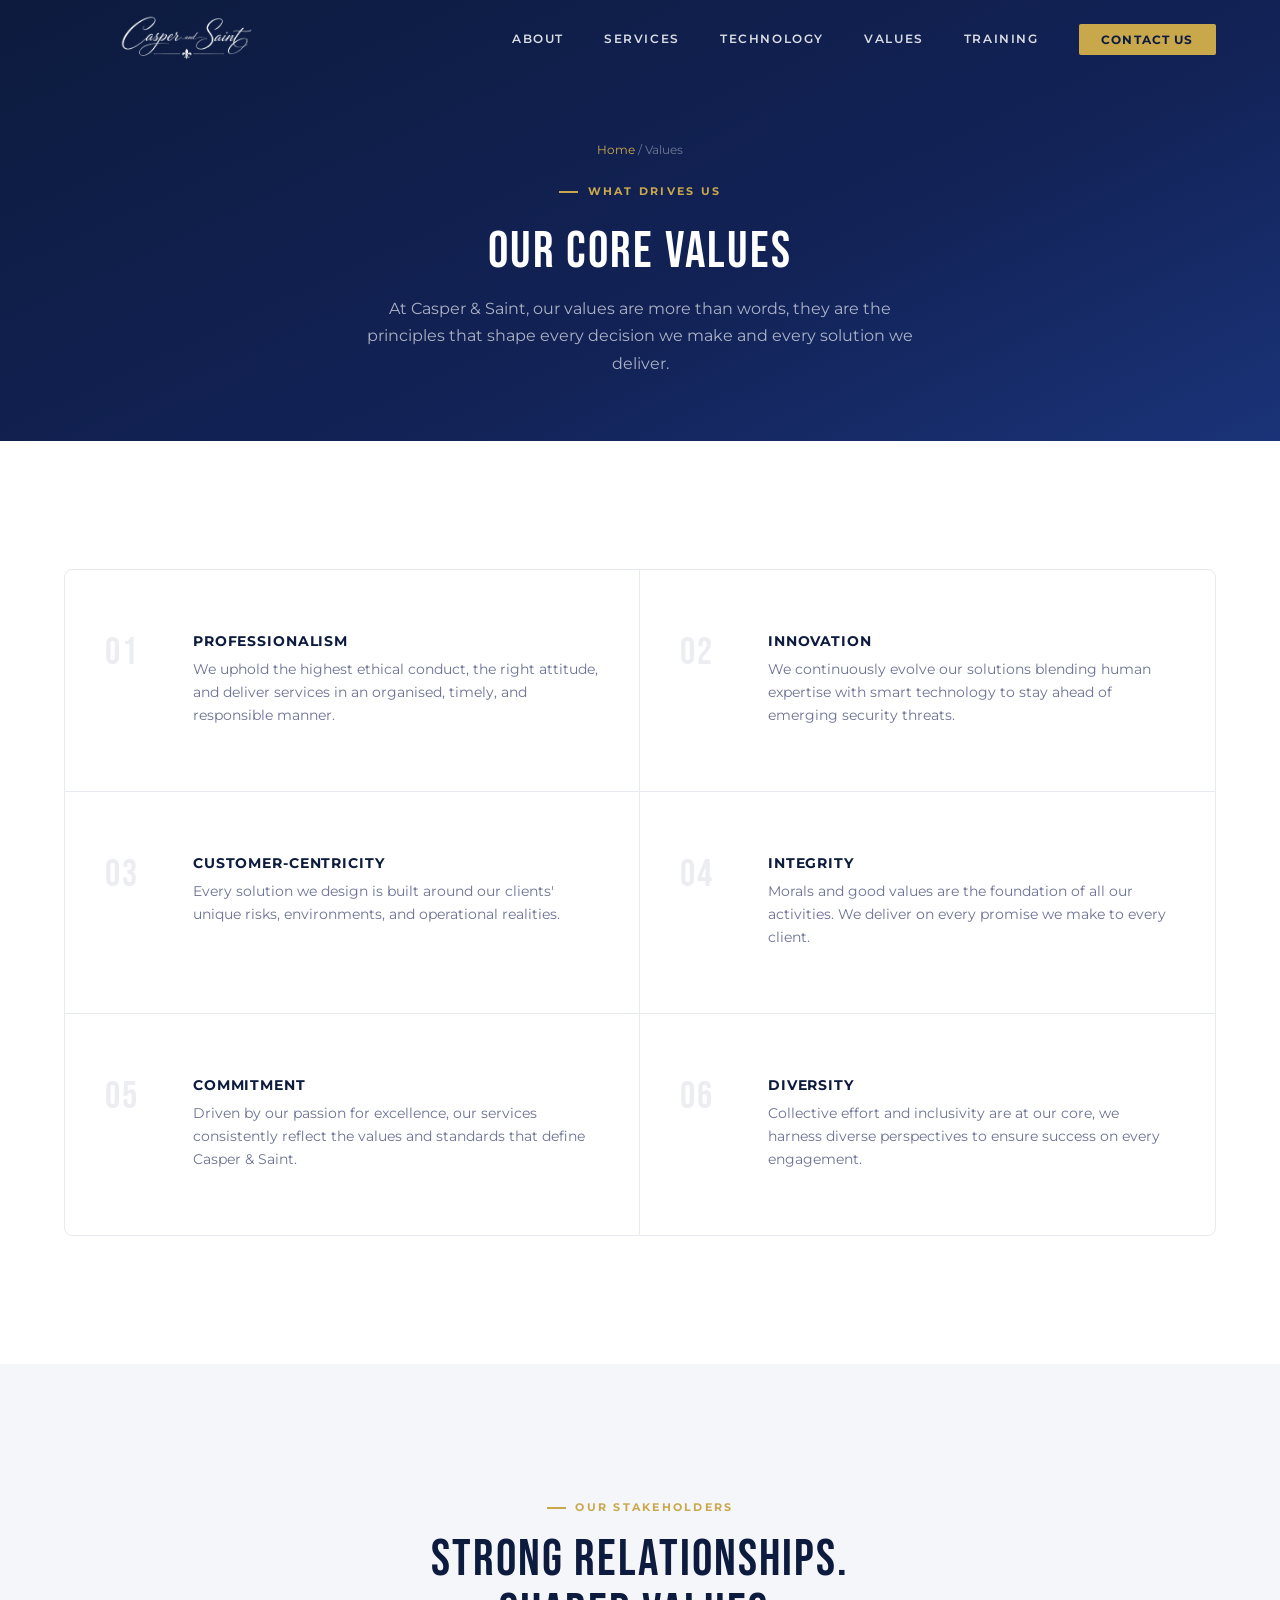
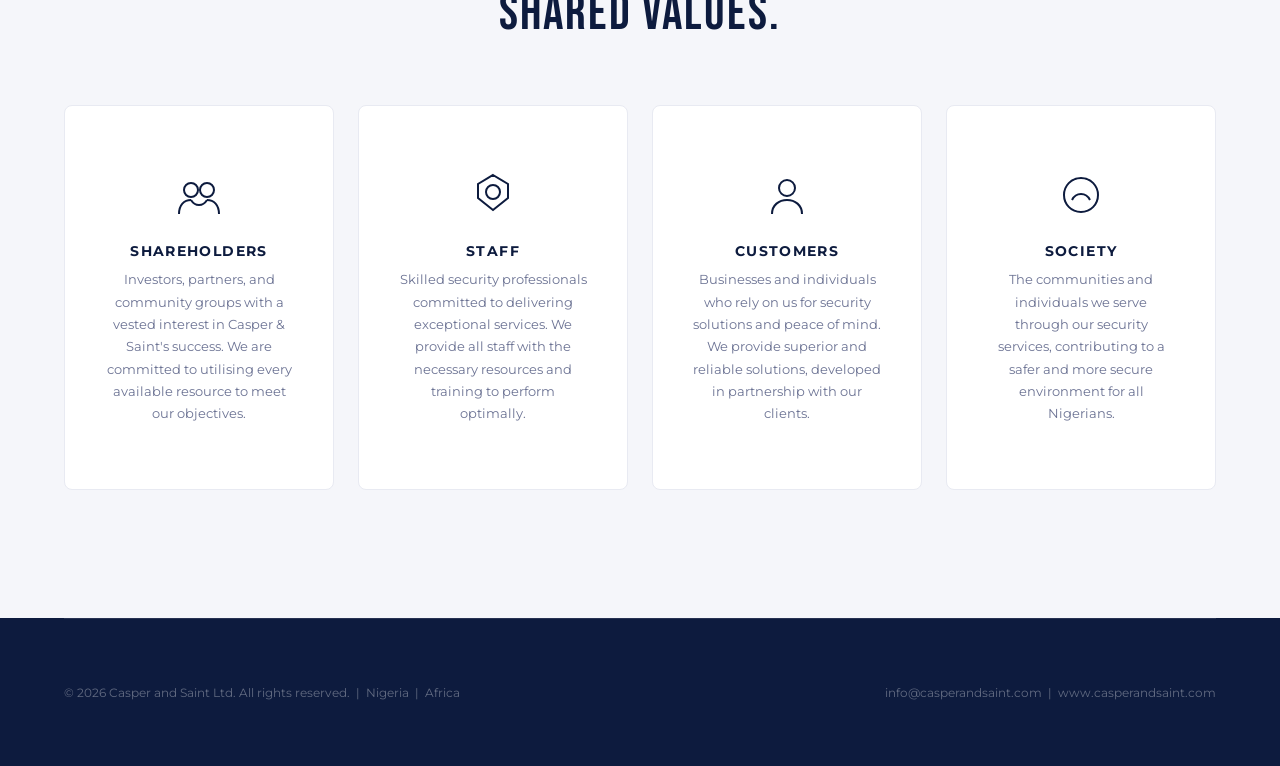
<file: pages/values.html>
<!DOCTYPE html>
<html lang="en">
<head>
  <meta charset="UTF-8" />
  <meta name="viewport" content="width=device-width, initial-scale=1.0" />
  <title>Values | Casper and Saint</title>
  <link rel="preconnect" href="https://fonts.googleapis.com" />
  <link rel="preconnect" href="https://fonts.gstatic.com" crossorigin />
  <link href="https://fonts.googleapis.com/css2?family=Cormorant+Garamond:ital,wght@0,400;0,600;1,400&family=Bebas+Neue&family=Montserrat:wght@300;400;500;600;700&display=swap" rel="stylesheet" />
  <link rel="stylesheet" href="../css/reset.css" />
  <link rel="stylesheet" href="../css/variables.css" />
  <link rel="stylesheet" href="../css/global.css" />
  <link rel="stylesheet" href="../css/navbar.css" />
  <link rel="stylesheet" href="../css/values.css" />
  <link rel="stylesheet" href="../css/footer.css" />
  <link rel="stylesheet" href="../css/animations.css" />
  <link rel="icon" type="image/png" href="../images/logo.png" />
  <style>
    .page-hero {
      background: linear-gradient(155deg, #0D1B3E 0%, #122256 60%, #1A3378 100%);
      padding: calc(var(--nav-height) + 4rem) var(--container-pad) 4rem;
      text-align: center;
    }
    .page-hero .section-label { color: var(--gold); }
    .page-hero .section-title { color: var(--white); margin: 0.5rem 0 1rem; }
    .page-hero p { color: rgba(255,255,255,0.65); margin: 0 auto; max-width: 580px; }
    .breadcrumb { font-size:0.75rem; color:rgba(255,255,255,0.4); margin-bottom:1rem; }
    .breadcrumb a { color: var(--gold); }
  </style>
</head>
<body>

  <nav class="navbar scrolled" id="navbar">
    <div class="nav-container">
      <a href="../index.html" class="nav-logo">
        <img src="../images/logo.png" alt="Casper and Saint" class="logo-img" />
      </a>
      <ul class="nav-links" id="navLinks">
        <li><a href="about.html" class="nav-link">About</a></li>
        <li><a href="../index.html#services" class="nav-link">Services</a></li>
        <li><a href="technology.html" class="nav-link">Technology</a></li>
        <li><a href="values.html" class="nav-link">Values</a></li>
        <li><a href="training.html" class="nav-link">Training</a></li>
        <li><a href="../index.html#contact" class="nav-link nav-cta">Contact Us</a></li>
      </ul>
      <button class="nav-toggle" id="navToggle" aria-label="Toggle navigation">
        <span></span><span></span><span></span>
      </button>
    </div>
  </nav>

  <div class="page-hero">
    <div class="container">
      <div class="breadcrumb"><a href="../index.html">Home</a> / Values</div>
      <div class="section-label">What Drives Us</div>
      <h1 class="section-title">Our Core Values</h1>
      <p>At Casper &amp; Saint, our values are more than words, they are the principles that shape every decision we make and every solution we deliver.</p>
    </div>
  </div>

  <!-- CORE VALUES -->
  <section class="values section" id="values">
    <div class="container">
      <div class="values-list">
        <div class="value-item reveal" data-delay="0">
          <div class="vi-number">01</div>
          <div class="vi-content">
            <h4>Professionalism</h4>
            <p>We uphold the highest ethical conduct, the right attitude, and deliver services in an organised, timely, and responsible manner.</p>
          </div>
        </div>
        <div class="value-item reveal" data-delay="1">
          <div class="vi-number">02</div>
          <div class="vi-content">
            <h4>Innovation</h4>
            <p>We continuously evolve our solutions blending human expertise with smart technology to stay ahead of emerging security threats.</p>
          </div>
        </div>
        <div class="value-item reveal" data-delay="2">
          <div class="vi-number">03</div>
          <div class="vi-content">
            <h4>Customer-Centricity</h4>
            <p>Every solution we design is built around our clients' unique risks, environments, and operational realities.</p>
          </div>
        </div>
        <div class="value-item reveal" data-delay="3">
          <div class="vi-number">04</div>
          <div class="vi-content">
            <h4>Integrity</h4>
            <p>Morals and good values are the foundation of all our activities. We deliver on every promise we make to every client.</p>
          </div>
        </div>
        <div class="value-item reveal" data-delay="4">
          <div class="vi-number">05</div>
          <div class="vi-content">
            <h4>Commitment</h4>
            <p>Driven by our passion for excellence, our services consistently reflect the values and standards that define Casper &amp; Saint.</p>
          </div>
        </div>
        <div class="value-item reveal" data-delay="5">
          <div class="vi-number">06</div>
          <div class="vi-content">
            <h4>Diversity</h4>
            <p>Collective effort and inclusivity are at our core, we harness diverse perspectives to ensure success on every engagement.</p>
          </div>
        </div>
      </div>
    </div>
  </section>

  <!-- STAKEHOLDERS -->
  <section class="stakeholders section">
    <div class="container">
      <div class="section-header centered">
        <div class="section-label">Our Stakeholders</div>
        <h2 class="section-title">Strong Relationships.<br/>Shared Values.</h2>
      </div>
      <div class="sh-grid">
        <div class="sh-card reveal">
          <div class="sh-icon"><svg viewBox="0 0 50 50" fill="none"><circle cx="17" cy="20" r="7" stroke="currentColor" stroke-width="2"/><circle cx="33" cy="20" r="7" stroke="currentColor" stroke-width="2"/><path d="M5 44C5 35 10 30 17 30" stroke="currentColor" stroke-width="2"/><path d="M45 44C45 35 40 30 33 30" stroke="currentColor" stroke-width="2"/><path d="M17 30C17 30 20 35 25 35C30 35 33 30 33 30" stroke="currentColor" stroke-width="2"/></svg></div>
          <h4>Shareholders</h4>
          <p>Investors, partners, and community groups with a vested interest in Casper &amp; Saint's success. We are committed to utilising every available resource to meet our objectives.</p>
        </div>
        <div class="sh-card reveal">
          <div class="sh-icon"><svg viewBox="0 0 50 50" fill="none"><path d="M25 5L40 14V28L25 40L10 28V14Z" stroke="currentColor" stroke-width="2"/><circle cx="25" cy="22" r="7" stroke="currentColor" stroke-width="2"/></svg></div>
          <h4>Staff</h4>
          <p>Skilled security professionals committed to delivering exceptional services. We provide all staff with the necessary resources and training to perform optimally.</p>
        </div>
        <div class="sh-card reveal">
          <div class="sh-icon"><svg viewBox="0 0 50 50" fill="none"><circle cx="25" cy="18" r="8" stroke="currentColor" stroke-width="2"/><path d="M10 44C10 35 17 30 25 30C33 30 40 35 40 44" stroke="currentColor" stroke-width="2"/></svg></div>
          <h4>Customers</h4>
          <p>Businesses and individuals who rely on us for security solutions and peace of mind. We provide superior and reliable solutions, developed in partnership with our clients.</p>
        </div>
        <div class="sh-card reveal">
          <div class="sh-icon"><svg viewBox="0 0 50 50" fill="none"><path d="M25 8C15 8 8 16 8 25C8 34 15 42 25 42C35 42 42 34 42 25C42 16 35 8 25 8Z" stroke="currentColor" stroke-width="2"/><path d="M16 30C18 26 21 24 25 24C29 24 32 26 34 30" stroke="currentColor" stroke-width="2"/></svg></div>
          <h4>Society</h4>
          <p>The communities and individuals we serve through our security services, contributing to a safer and more secure environment for all Nigerians.</p>
        </div>
      </div>
    </div>
  </section>

  <footer class="footer">
    <div class="container">
      <div class="footer-bottom" style="padding: var(--space-xl) 0; border-top: 1px solid rgba(255,255,255,0.1);">
        <p>&copy; <span id="footerYear"></span> Casper and Saint Ltd. All rights reserved. &nbsp;|&nbsp; Nigeria &nbsp;|&nbsp; Africa</p>
        <p>info@casperandsaint.com &nbsp;|&nbsp; www.casperandsaint.com</p>
      </div>
    </div>
  </footer>

  <script src="../js/main.js"></script>
  <script src="../js/animations.js"></script>
  <script>document.getElementById('footerYear').textContent = new Date().getFullYear();</script>
</body>
</html>
</file>
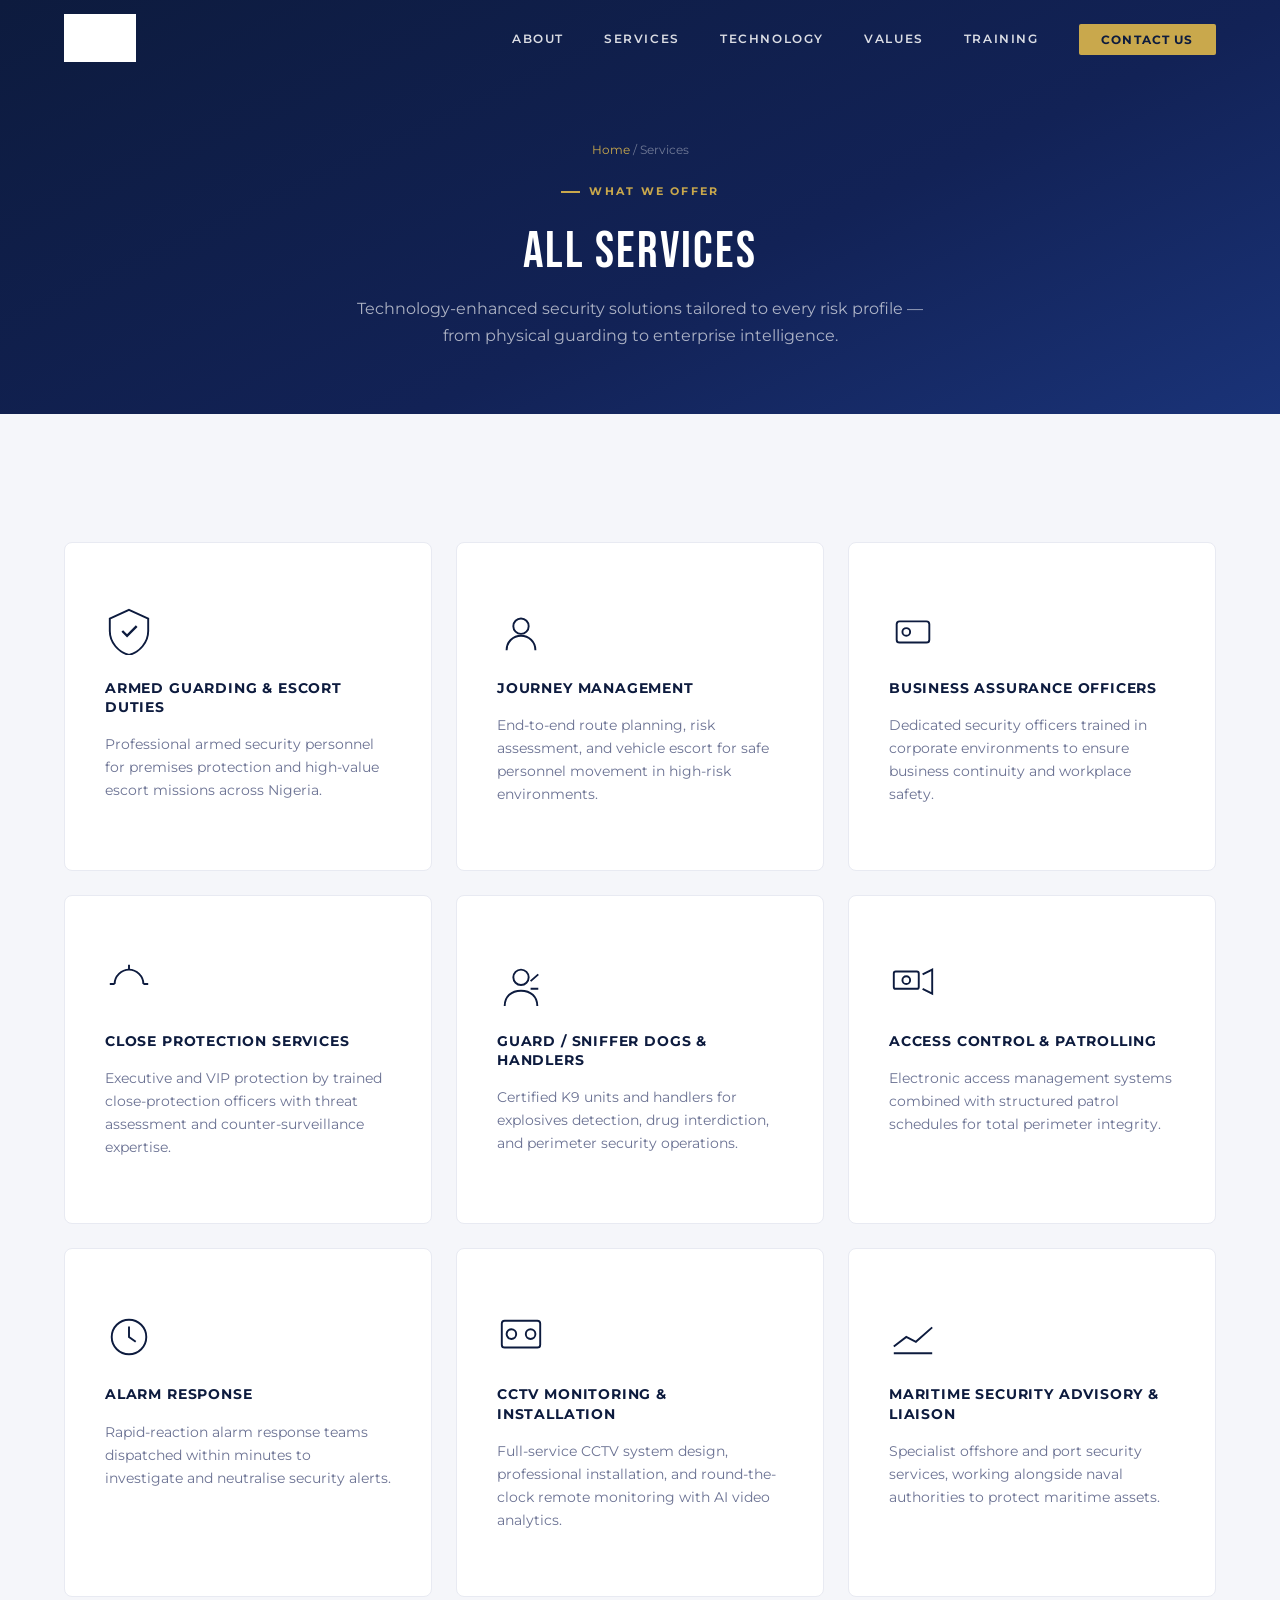
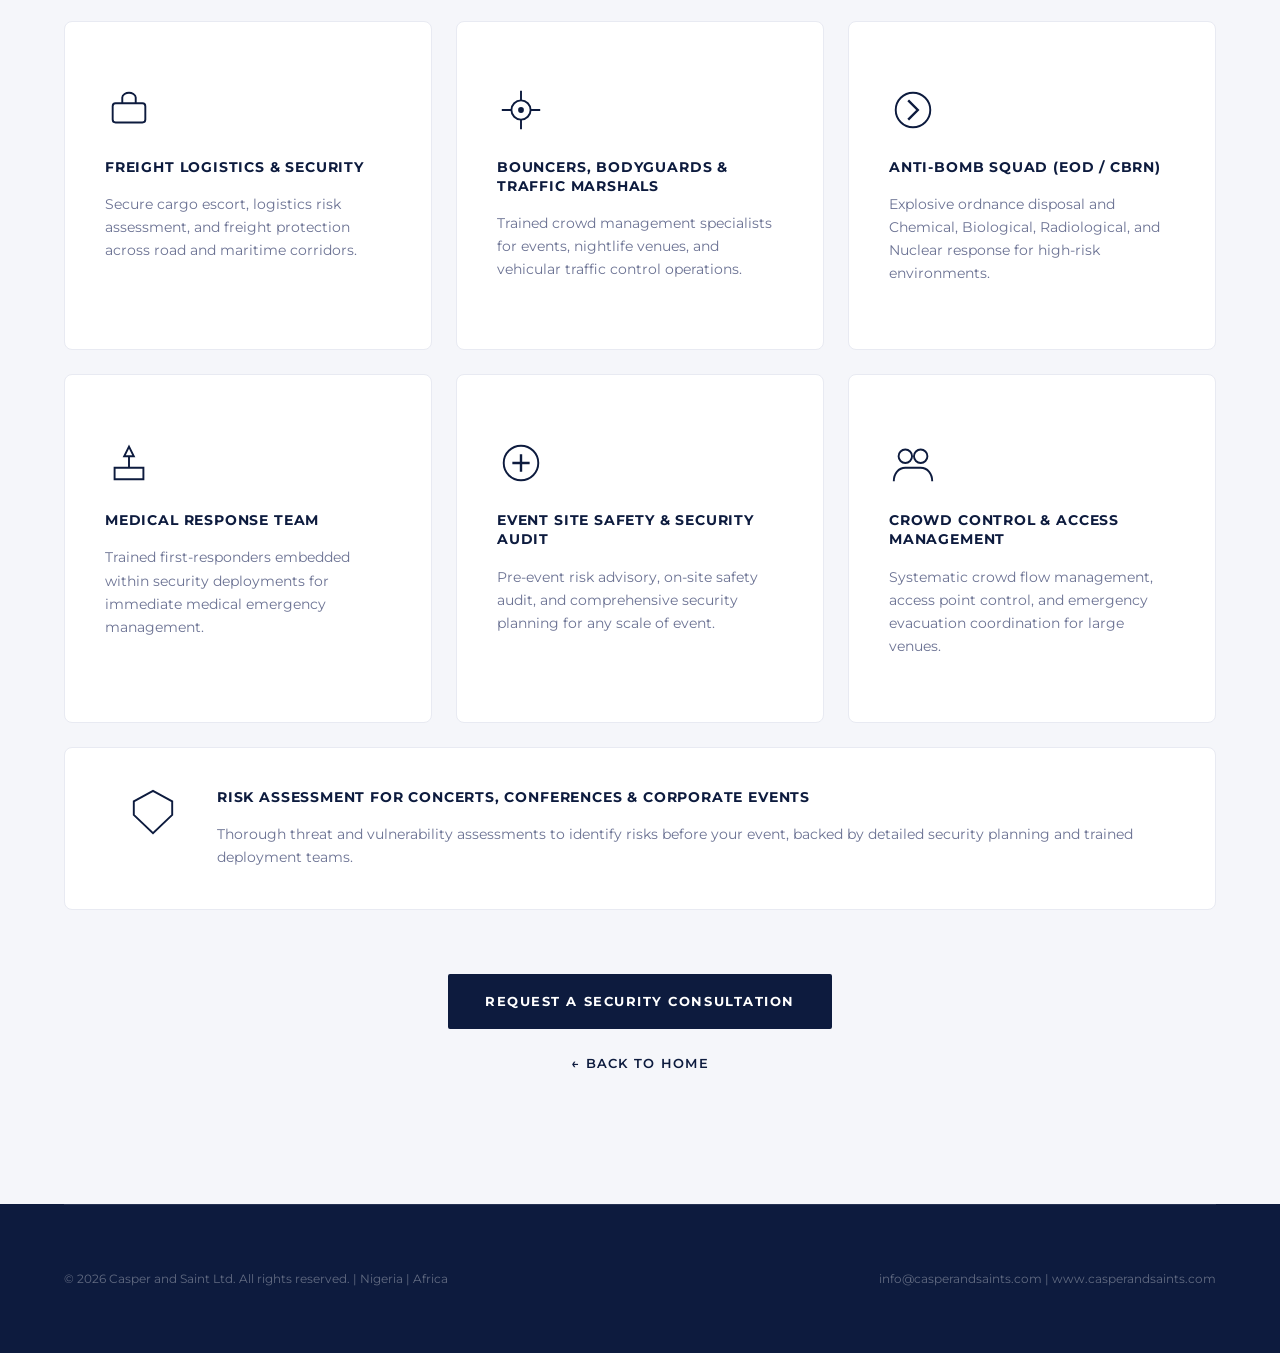
<file: casper-saint/pages/services.html>
<!DOCTYPE html>
<html lang="en">
<head>
  <meta charset="UTF-8" />
  <meta name="viewport" content="width=device-width, initial-scale=1.0" />
  <title>Services | Casper and Saint</title>
  <link rel="preconnect" href="https://fonts.googleapis.com" />
  <link rel="preconnect" href="https://fonts.gstatic.com" crossorigin />
  <link href="https://fonts.googleapis.com/css2?family=Cormorant+Garamond:ital,wght@0,400;0,600;1,400&family=Bebas+Neue&family=Montserrat:wght@300;400;500;600;700&display=swap" rel="stylesheet" />
  <link rel="stylesheet" href="../css/reset.css" />
  <link rel="stylesheet" href="../css/variables.css" />
  <link rel="stylesheet" href="../css/global.css" />
  <link rel="stylesheet" href="../css/navbar.css" />
  <link rel="stylesheet" href="../css/services.css" />
  <link rel="stylesheet" href="../css/footer.css" />
  <link rel="stylesheet" href="../css/animations.css" />
  <link rel="icon" type="image/png" href="../images/logo.png" />
  <style>
    .page-hero {
      background: linear-gradient(155deg, #0D1B3E 0%, #122256 60%, #1A3378 100%);
      padding: calc(var(--nav-height) + 4rem) var(--container-pad) 4rem;
      text-align: center;
    }
    .page-hero .section-label { color: var(--gold); }
    .page-hero .section-title { color: var(--white); }
    .page-hero p { color: rgba(255,255,255,0.65); margin: 0 auto; max-width: 580px; }
    .all-services { padding: var(--space-3xl) 0; background: var(--off-white); }
    .all-services .services-grid { grid-template-columns: repeat(3,1fr); margin-bottom:0; }
    .breadcrumb { font-size:0.75rem; color:rgba(255,255,255,0.4); margin-bottom:1rem; }
    .breadcrumb a { color: var(--gold); }
    .breadcrumb a:hover { color: var(--gold-light); }
    .back-link { display:inline-flex; align-items:center; gap:0.5rem; font-size:0.8rem; font-weight:600; letter-spacing:0.1em; text-transform:uppercase; color:var(--navy); margin-top:var(--space-xl); }
    .back-link:hover { color:var(--blue-light); }
  </style>
</head>
<body>
  <nav class="navbar scrolled" id="navbar">
    <div class="nav-container">
      <a href="../index.html" class="nav-logo">
        <img src="../images/logo.png" alt="Casper and Saint" class="logo-img" />
      </a>
      <ul class="nav-links" id="navLinks">
        <li><a href="../index.html#about" class="nav-link">About</a></li>
        <li><a href="services.html" class="nav-link">Services</a></li>
        <li><a href="../index.html#technology" class="nav-link">Technology</a></li>
        <li><a href="../index.html#values" class="nav-link">Values</a></li>
        <li><a href="../index.html#training" class="nav-link">Training</a></li>
        <li><a href="../index.html#contact" class="nav-link nav-cta">Contact Us</a></li>
      </ul>
      <button class="nav-toggle" id="navToggle" aria-label="Toggle navigation">
        <span></span><span></span><span></span>
      </button>
    </div>
  </nav>

  <div class="page-hero">
    <div class="container">
      <div class="breadcrumb"><a href="../index.html">Home</a> / Services</div>
      <div class="section-label">What We Offer</div>
      <h1 class="section-title" style="margin:0.5rem 0 1rem;">All Services</h1>
      <p>Technology-enhanced security solutions tailored to every risk profile — from physical guarding to enterprise intelligence.</p>
    </div>
  </div>

  <section class="all-services">
    <div class="container">
      <div class="services-grid">
        <div class="service-card reveal">
          <div class="sc-icon"><svg viewBox="0 0 50 50" fill="none"><path d="M25 3L45 12V25C45 37 36 47 25 50C14 47 5 37 5 25V12Z" stroke="currentColor" stroke-width="2"/><path d="M18 25L23 30L33 20" stroke="currentColor" stroke-width="2.5"/></svg></div>
          <h4>Armed Guarding &amp; Escort Duties</h4>
          <p>Professional armed security personnel for premises protection and high-value escort missions across Nigeria.</p>
        </div>
        <div class="service-card reveal">
          <div class="sc-icon"><svg viewBox="0 0 50 50" fill="none"><circle cx="25" cy="20" r="8" stroke="currentColor" stroke-width="2"/><path d="M10 45C10 36 17 30 25 30C33 30 40 36 40 45" stroke="currentColor" stroke-width="2"/></svg></div>
          <h4>Journey Management</h4>
          <p>End-to-end route planning, risk assessment, and vehicle escort for safe personnel movement in high-risk environments.</p>
        </div>
        <div class="service-card reveal">
          <div class="sc-icon"><svg viewBox="0 0 50 50" fill="none"><rect x="8" y="15" width="34" height="22" rx="3" stroke="currentColor" stroke-width="2"/><circle cx="18" cy="26" r="4" stroke="currentColor" stroke-width="2"/></svg></div>
          <h4>Business Assurance Officers</h4>
          <p>Dedicated security officers trained in corporate environments to ensure business continuity and workplace safety.</p>
        </div>
        <div class="service-card reveal">
          <div class="sc-icon"><svg viewBox="0 0 50 50" fill="none"><path d="M10 25C10 17 17 10 25 10C33 10 40 17 40 25" stroke="currentColor" stroke-width="2"/><path d="M25 10V5M10 25H5M40 25H45" stroke="currentColor" stroke-width="2"/></svg></div>
          <h4>Close Protection Services</h4>
          <p>Executive and VIP protection by trained close-protection officers with threat assessment and counter-surveillance expertise.</p>
        </div>
        <div class="service-card reveal">
          <div class="sc-icon"><svg viewBox="0 0 50 50" fill="none"><circle cx="25" cy="18" r="8" stroke="currentColor" stroke-width="2"/><path d="M8 48C8 38 15 32 25 32C35 32 42 38 42 48" stroke="currentColor" stroke-width="2"/><path d="M35 22L43 15M35 30L43 30" stroke="currentColor" stroke-width="2"/></svg></div>
          <h4>Guard / Sniffer Dogs &amp; Handlers</h4>
          <p>Certified K9 units and handlers for explosives detection, drug interdiction, and perimeter security operations.</p>
        </div>
        <div class="service-card reveal">
          <div class="sc-icon"><svg viewBox="0 0 50 50" fill="none"><rect x="5" y="12" width="26" height="18" rx="2" stroke="currentColor" stroke-width="2"/><circle cx="18" cy="21" r="4" stroke="currentColor" stroke-width="2"/><path d="M35 15L45 10V35L35 30" stroke="currentColor" stroke-width="2"/></svg></div>
          <h4>Access Control &amp; Patrolling</h4>
          <p>Electronic access management systems combined with structured patrol schedules for total perimeter integrity.</p>
        </div>
        <div class="service-card reveal">
          <div class="sc-icon"><svg viewBox="0 0 50 50" fill="none"><circle cx="25" cy="25" r="18" stroke="currentColor" stroke-width="2"/><path d="M25 14V25L32 30" stroke="currentColor" stroke-width="2"/></svg></div>
          <h4>Alarm Response</h4>
          <p>Rapid-reaction alarm response teams dispatched within minutes to investigate and neutralise security alerts.</p>
        </div>
        <div class="service-card reveal">
          <div class="sc-icon"><svg viewBox="0 0 50 50" fill="none"><rect x="5" y="8" width="40" height="28" rx="3" stroke="currentColor" stroke-width="2"/><circle cx="15" cy="22" r="5" stroke="currentColor" stroke-width="2"/><circle cx="35" cy="22" r="5" stroke="currentColor" stroke-width="2"/></svg></div>
          <h4>CCTV Monitoring &amp; Installation</h4>
          <p>Full-service CCTV system design, professional installation, and round-the-clock remote monitoring with AI video analytics.</p>
        </div>
        <div class="service-card reveal">
          <div class="sc-icon"><svg viewBox="0 0 50 50" fill="none"><path d="M5 35L18 25L28 30L45 15" stroke="currentColor" stroke-width="2"/><path d="M5 42H45" stroke="currentColor" stroke-width="2"/></svg></div>
          <h4>Maritime Security Advisory &amp; Liaison</h4>
          <p>Specialist offshore and port security services, working alongside naval authorities to protect maritime assets.</p>
        </div>
        <div class="service-card reveal">
          <div class="sc-icon"><svg viewBox="0 0 50 50" fill="none"><rect x="8" y="18" width="34" height="20" rx="3" stroke="currentColor" stroke-width="2"/><path d="M18 18V12C18 9 22 7 25 7C28 7 32 9 32 12V18" stroke="currentColor" stroke-width="2"/></svg></div>
          <h4>Freight Logistics &amp; Security</h4>
          <p>Secure cargo escort, logistics risk assessment, and freight protection across road and maritime corridors.</p>
        </div>
        <div class="service-card reveal">
          <div class="sc-icon"><svg viewBox="0 0 50 50" fill="none"><circle cx="25" cy="25" r="10" stroke="currentColor" stroke-width="2"/><path d="M25 5V15M25 35V45M5 25H15M35 25H45" stroke="currentColor" stroke-width="2"/><circle cx="25" cy="25" r="3" fill="currentColor"/></svg></div>
          <h4>Bouncers, Bodyguards &amp; Traffic Marshals</h4>
          <p>Trained crowd management specialists for events, nightlife venues, and vehicular traffic control operations.</p>
        </div>
        <div class="service-card reveal">
          <div class="sc-icon"><svg viewBox="0 0 50 50" fill="none"><circle cx="25" cy="25" r="18" stroke="currentColor" stroke-width="2"/><path d="M20 15L30 25L20 35" stroke="currentColor" stroke-width="2.5"/></svg></div>
          <h4>Anti-Bomb Squad (EOD / CBRN)</h4>
          <p>Explosive ordnance disposal and Chemical, Biological, Radiological, and Nuclear response for high-risk environments.</p>
        </div>
        <div class="service-card reveal">
          <div class="sc-icon"><svg viewBox="0 0 50 50" fill="none"><path d="M10 30H40V42H10Z" stroke="currentColor" stroke-width="2"/><path d="M25 8L30 18H20L25 8Z" stroke="currentColor" stroke-width="2"/><line x1="25" y1="18" x2="25" y2="30" stroke="currentColor" stroke-width="2"/></svg></div>
          <h4>Medical Response Team</h4>
          <p>Trained first-responders embedded within security deployments for immediate medical emergency management.</p>
        </div>
        <div class="service-card reveal">
          <div class="sc-icon"><svg viewBox="0 0 50 50" fill="none"><circle cx="25" cy="25" r="18" stroke="currentColor" stroke-width="2"/><path d="M16 25H34M25 16V34" stroke="currentColor" stroke-width="2.5"/></svg></div>
          <h4>Event Site Safety &amp; Security Audit</h4>
          <p>Pre-event risk advisory, on-site safety audit, and comprehensive security planning for any scale of event.</p>
        </div>
        <div class="service-card reveal">
          <div class="sc-icon"><svg viewBox="0 0 50 50" fill="none"><circle cx="17" cy="18" r="7" stroke="currentColor" stroke-width="2"/><circle cx="33" cy="18" r="7" stroke="currentColor" stroke-width="2"/><path d="M5 44C5 36 10 30 17 30H33C40 30 45 36 45 44" stroke="currentColor" stroke-width="2"/></svg></div>
          <h4>Crowd Control &amp; Access Management</h4>
          <p>Systematic crowd flow management, access point control, and emergency evacuation coordination for large venues.</p>
        </div>
        <div class="service-card reveal service-card--wide">
          <div class="sc-icon"><svg viewBox="0 0 50 50" fill="none"><path d="M25 3L45 14V28L25 47L5 28V14Z" stroke="currentColor" stroke-width="2"/></svg></div>
          <div>
            <h4>Risk Assessment for Concerts, Conferences &amp; Corporate Events</h4>
            <p>Thorough threat and vulnerability assessments to identify risks before your event, backed by detailed security planning and trained deployment teams.</p>
          </div>
        </div>
      </div>
      <div style="text-align:center; margin-top:var(--space-xl);">
        <a href="../index.html#contact" class="btn btn-primary">Request a Security Consultation</a>
        <br/>
        <a href="../index.html" class="back-link" style="margin-top:1.5rem;">← Back to Home</a>
      </div>
    </div>
  </section>

  <footer class="footer">
    <div class="container">
      <div class="footer-bottom" style="padding:var(--space-xl) 0; border-top:1px solid rgba(255,255,255,0.1);">
        <p>&copy; <span id="footerYear"></span> Casper and Saint Ltd. All rights reserved. | Nigeria | Africa</p>
        <p>info@casperandsaints.com | www.casperandsaints.com</p>
      </div>
    </div>
  </footer>

  <script src="../js/main.js"></script>
  <script src="../js/animations.js"></script>
  <script>document.getElementById('footerYear').textContent = new Date().getFullYear();</script>
</body>
</html>
</file>
<file: css/variables.css>
/* =============================================
   VARIABLES.CSS — Casper and Saint
   Design Tokens
   ============================================= */

:root {
  /* Brand Colors */
  --navy:        #0D1B3E;
  --navy-mid:    #122256;
  --navy-light:  #1A3378;
  --blue:        #1C4BA8;
  --blue-light:  #2B66D1;
  --gold:        #C9A84C;
  --gold-light:  #E2C168;
  --white:       #FFFFFF;
  --off-white:   #F5F6FA;
  --light-grey:  #E8EAF2;
  --mid-grey:    #8A90A8;
  --text-dark:   #0D1B3E;
  --text-body:   #2C3351;
  --text-muted:  #6B7293;

  /* Typography */
  --font-display:  'Bebas Neue', 'Impact', sans-serif;
  --font-serif:    'Cormorant Garamond', Georgia, serif;
  --font-body:     'Montserrat', 'Helvetica Neue', sans-serif;

  /* Spacing Scale */
  --space-xs:   0.5rem;
  --space-sm:   1rem;
  --space-md:   1.5rem;
  --space-lg:   2.5rem;
  --space-xl:   4rem;
  --space-2xl:  6rem;
  --space-3xl:  8rem;

  /* Container */
  --container-max: 1200px;
  --container-pad: 1.5rem;

  /* Border Radius */
  --radius-sm:  4px;
  --radius-md:  8px;
  --radius-lg:  16px;
  --radius-xl:  24px;

  /* Shadows */
  --shadow-sm:  0 2px 8px rgba(13, 27, 62, 0.08);
  --shadow-md:  0 8px 32px rgba(13, 27, 62, 0.14);
  --shadow-lg:  0 20px 60px rgba(13, 27, 62, 0.22);
  --shadow-glow: 0 0 40px rgba(28, 75, 168, 0.3);

  /* Transitions */
  --ease-out:   cubic-bezier(0.16, 1, 0.3, 1);
  --ease-in:    cubic-bezier(0.4, 0, 1, 1);
  --duration-fast:   180ms;
  --duration-mid:    320ms;
  --duration-slow:   600ms;

  /* Navbar height */
  --nav-height: 76px;
}

@media (max-width: 768px) {
  :root {
    --nav-height: 64px;
    --space-xl:   2.5rem;
    --space-2xl:  4rem;
    --space-3xl:  5rem;
  }
}
</file>
<file: css/global.css>
/* =============================================
   GLOBAL.CSS — Casper and Saint
   Base styles, typography, utilities
   ============================================= */

body {
  font-family: var(--font-body);
  color: var(--text-body);
  background: var(--white);
  line-height: 1.7;
}

/* Container */
.container {
  width: 100%;
  max-width: var(--container-max);
  margin: 0 auto;
  padding: 0 var(--container-pad);
}

/* Section base */
.section {
  padding: var(--space-3xl) 0;
}

/* Section labels */
.section-label {
  display: inline-block;
  font-family: var(--font-body);
  font-size: 0.7rem;
  font-weight: 700;
  letter-spacing: 0.2em;
  text-transform: uppercase;
  color: var(--gold);
  margin-bottom: var(--space-sm);
  position: relative;
  padding-left: 1.8rem;
}

.section-label::before {
  content: '';
  position: absolute;
  left: 0;
  top: 50%;
  transform: translateY(-50%);
  width: 1.2rem;
  height: 2px;
  background: var(--gold);
}

/* Section title */
.section-title {
  font-family: var(--font-display);
  font-size: clamp(2rem, 5vw, 3.2rem);
  letter-spacing: 0.04em;
  color: var(--navy);
  line-height: 1.05;
  margin-bottom: var(--space-md);
}

/* Section header */
.section-header {
  margin-bottom: var(--space-xl);
  max-width: 560px;
}

.section-header.centered {
  text-align: center;
  margin-left: auto;
  margin-right: auto;
  max-width: 680px;
}

.section-header.light .section-title,
.section-header.light .section-label {
  color: var(--white);
}

.section-header.light .section-label::before {
  background: var(--gold);
}

.section-desc {
  font-size: 1rem;
  color: var(--text-muted);
  max-width: 580px;
  margin: 0 auto;
}

/* Buttons */
.btn {
  display: inline-flex;
  align-items: center;
  gap: 0.5rem;
  font-family: var(--font-body);
  font-size: 0.8rem;
  font-weight: 700;
  letter-spacing: 0.12em;
  text-transform: uppercase;
  padding: 0.9rem 2.2rem;
  border-radius: 2px;
  transition: all var(--duration-mid) var(--ease-out);
  position: relative;
  overflow: hidden;
}

.btn::after {
  content: '';
  position: absolute;
  inset: 0;
  background: rgba(255,255,255,0.08);
  opacity: 0;
  transition: opacity var(--duration-fast);
}

.btn:hover::after { opacity: 1; }

.btn-primary {
  background: var(--navy);
  color: var(--white);
  border: 2px solid var(--navy);
}

.btn-primary:hover {
  background: var(--navy-light);
  border-color: var(--navy-light);
  transform: translateY(-2px);
  box-shadow: var(--shadow-md);
}

.btn-outline {
  background: transparent;
  color: var(--white);
  border: 2px solid rgba(255,255,255,0.6);
}

.btn-outline:hover {
  background: rgba(255,255,255,0.1);
  border-color: var(--white);
  transform: translateY(-2px);
}

.btn-full {
  width: 100%;
  justify-content: center;
}

/* Accent color */
.accent { color: var(--gold); }

/* Light section bg */
.section--light {
  background: var(--off-white);
}

/* Scrollbar */
::-webkit-scrollbar { width: 8px; }
::-webkit-scrollbar-track { background: var(--off-white); }
::-webkit-scrollbar-thumb { background: var(--navy-light); border-radius: 4px; }

/* Selection */
::selection {
  background: var(--gold);
  color: var(--navy);
}
</file>
<file: css/navbar.css>
/* =============================================
   NAVBAR.CSS — Casper and Saint
   ============================================= */

.navbar {
  position: fixed;
  top: 0;
  left: 0;
  width: 100%;
  height: var(--nav-height);
  z-index: 1000;
  transition: background var(--duration-mid) var(--ease-out),
              box-shadow var(--duration-mid) var(--ease-out);
  background: transparent;
}

.navbar.scrolled {
  background: rgba(13, 27, 62, 0.97);
  backdrop-filter: blur(12px);
  -webkit-backdrop-filter: blur(12px);
  box-shadow: 0 4px 30px rgba(0, 0, 0, 0.25);
}

.nav-container {
  max-width: var(--container-max);
  margin: 0 auto;
  padding: 0 var(--container-pad);
  height: 100%;
  display: flex;
  align-items: center;
  justify-content: space-between;
}

/* Logo */
.nav-logo {
  display: flex;
  align-items: center;
  z-index: 1001;
}

.logo-img {
  height: 48px;
  width: auto;
  object-fit: contain;
  transition: filter var(--duration-mid);
  /* Invert logo if needed on dark bg — remove if logo is already light/dark adaptive */
  filter: brightness(0) invert(1);
}

.navbar.scrolled .logo-img {
  filter: brightness(0) invert(1);
}

/* Nav links */
.nav-links {
  display: flex;
  align-items: center;
  gap: var(--space-lg);
}

.nav-link {
  font-size: 0.72rem;
  font-weight: 600;
  letter-spacing: 0.14em;
  text-transform: uppercase;
  color: rgba(255, 255, 255, 0.85);
  position: relative;
  transition: color var(--duration-fast);
  padding: 0.25rem 0;
}

.nav-link::after {
  content: '';
  position: absolute;
  bottom: -2px;
  left: 0;
  width: 0;
  height: 1.5px;
  background: var(--gold);
  transition: width var(--duration-mid) var(--ease-out);
}

.nav-link:hover {
  color: var(--white);
}

.nav-link:hover::after {
  width: 100%;
}

/* CTA nav link */
.nav-link.nav-cta {
  background: var(--gold);
  color: var(--navy);
  padding: 0.55rem 1.4rem;
  border-radius: 2px;
  font-weight: 700;
  letter-spacing: 0.1em;
  transition: background var(--duration-fast), transform var(--duration-fast);
}

.nav-link.nav-cta::after { display: none; }

.nav-link.nav-cta:hover {
  background: var(--gold-light);
  transform: translateY(-1px);
}

/* Hamburger */
.nav-toggle {
  display: none;
  flex-direction: column;
  gap: 5px;
  padding: 6px;
  z-index: 1001;
  background: none;
  border: none;
  cursor: pointer;
}

.nav-toggle span {
  display: block;
  width: 24px;
  height: 2px;
  background: var(--white);
  border-radius: 2px;
  transition: transform var(--duration-mid) var(--ease-out),
              opacity var(--duration-mid),
              width var(--duration-mid);
}

/* Active hamburger */
.nav-toggle.active span:nth-child(1) {
  transform: translateY(7px) rotate(45deg);
}
.nav-toggle.active span:nth-child(2) {
  opacity: 0;
  width: 0;
}
.nav-toggle.active span:nth-child(3) {
  transform: translateY(-7px) rotate(-45deg);
}

/* ===== RESPONSIVE ===== */
@media (max-width: 900px) {
  .nav-toggle {
    display: flex;
  }

  .nav-links {
    position: fixed;
    top: 0;
    right: -100%;
    width: min(320px, 85vw);
    height: 100vh;
    background: var(--navy);
    flex-direction: column;
    justify-content: center;
    align-items: flex-start;
    padding: var(--space-3xl) var(--space-xl);
    gap: var(--space-md);
    transition: right var(--duration-slow) var(--ease-out);
    box-shadow: -8px 0 40px rgba(0,0,0,0.3);
  }

  .nav-links.open {
    right: 0;
  }

  .nav-link {
    font-size: 0.9rem;
    color: rgba(255,255,255,0.9);
  }

  .nav-link.nav-cta {
    margin-top: var(--space-sm);
    padding: 0.8rem 2rem;
  }
}
</file>
<file: css/hero.css>
/* =============================================
   HERO.CSS — Casper and Saint
   ============================================= */

.hero {
  position: relative;
  min-height: 100vh;
  display: flex;
  align-items: center;
  overflow: hidden;
}

/* Background */
.hero-bg {
  position: absolute;
  inset: 0;
  background:
    radial-gradient(ellipse 80% 60% at 70% 40%, rgb(223, 220, 75) 0%, transparent 60%),
    radial-gradient(ellipse 60% 80% at 20% 80%, rgba(201, 168, 76, 0.12) 0%, transparent 50%),
    linear-gradient(155deg, #0D1B3E 0%, #122256 40%, #1A3378 100%);
  z-index: 0;
}

.hero-overlay {
  position: absolute;
  inset: 0;
  background: url("data:image/svg+xml,%3Csvg width='60' height='60' viewBox='0 0 60 60' xmlns='http://www.w3.org/2000/svg'%3E%3Cg fill='none' fill-rule='evenodd'%3E%3Cg fill='%23ffffff' fill-opacity='0.02'%3E%3Cpath d='M36 34v-4h-2v4h-4v2h4v4h2v-4h4v-2h-4zm0-30V0h-2v4h-4v2h4v4h2V6h4V4h-4zM6 34v-4H4v4H0v2h4v4h2v-4h4v-2H6zM6 4V0H4v4H0v2h4v4h2V6h4V4H6z'/%3E%3C/g%3E%3C/g%3E%3C/svg%3E");
  z-index: 1;
}

/* Particles canvas */
.hero-particles {
  position: absolute;
  inset: 0;
  z-index: 2;
}

/* Content */
.hero-content {
  position: relative;
  z-index: 10;
  width: 100%;
  max-width: var(--container-max);
  margin: 0 auto;
  padding: calc(var(--nav-height) + 4rem) var(--container-pad) 6rem;
}

.hero-eyebrow {
  font-size: 0.68rem;
  font-weight: 700;
  letter-spacing: 0.3em;
  text-transform: uppercase;
  color: var(--gold);
  margin-bottom: var(--space-md);
  opacity: 0;
  animation: fadeSlideUp 0.8s var(--ease-out) 0.2s forwards;
}

.hero-title {
  display: flex;
  flex-direction: column;
  margin-bottom: var(--space-md);
}

.hero-title-line {
  font-family: var(--font-display);
  font-size: clamp(3.5rem, 9vw, 7rem);
  letter-spacing: 0.06em;
  color: var(--white);
  line-height: 0.95;
  opacity: 0;
  animation: fadeSlideUp 0.8s var(--ease-out) forwards;
}

.hero-title-line:nth-child(1) { animation-delay: 0.35s; }
.hero-title-line:nth-child(2) { animation-delay: 0.5s; color: var(--gold); }
.hero-title-line:nth-child(3) { animation-delay: 0.65s; }

.hero-sub {
  font-family: var(--font-serif);
  font-style: italic;
  font-size: clamp(1rem, 2.5vw, 1.4rem);
  color: rgba(255,255,255,0.7);
  margin-bottom: var(--space-xl);
  opacity: 0;
  animation: fadeSlideUp 0.8s var(--ease-out) 0.8s forwards;
}

.hero-actions {
  display: flex;
  gap: var(--space-sm);
  flex-wrap: wrap;
  margin-bottom: var(--space-2xl);
  opacity: 0;
  animation: fadeSlideUp 0.8s var(--ease-out) 1s forwards;
}

/* Stats */
.hero-stats {
  display: flex;
  align-items: center;
  gap: var(--space-lg);
  opacity: 0;
  animation: fadeSlideUp 0.8s var(--ease-out) 1.15s forwards;
}

.stat {
  display: flex;
  flex-direction: column;
}

.stat-num {
  font-family: var(--font-display);
  font-size: 2.2rem;
  letter-spacing: 0.04em;
  color: var(--white);
  line-height: 1;
}

.stat-label {
  font-size: 0.65rem;
  letter-spacing: 0.18em;
  text-transform: uppercase;
  color: rgba(255,255,255,0.5);
  margin-top: 0.3rem;
}

.stat-divider {
  width: 1px;
  height: 40px;
  background: rgba(255,255,255,0.2);
}

/* Scroll indicator */
.hero-scroll-indicator {
  position: absolute;
  bottom: 2.5rem;
  left: 50%;
  transform: translateX(-50%);
  display: flex;
  flex-direction: column;
  align-items: center;
  gap: 0.6rem;
  z-index: 10;
  opacity: 0;
  animation: fadeIn 1s ease 2s forwards;
}

.hero-scroll-indicator span {
  font-size: 0.6rem;
  letter-spacing: 0.2em;
  text-transform: uppercase;
  color: rgba(255,255,255,0.4);
}

.scroll-line {
  width: 1px;
  height: 40px;
  background: linear-gradient(to bottom, rgba(255,255,255,0.4), transparent);
  animation: scrollPulse 1.8s ease infinite;
}

@keyframes scrollPulse {
  0%, 100% { opacity: 0.3; transform: scaleY(1); }
  50% { opacity: 1; transform: scaleY(1.2); }
}

/* ===== RESPONSIVE ===== */
@media (max-width: 600px) {
  .hero-stats {
    gap: var(--space-md);
  }
  .hero-actions {
    flex-direction: column;
    align-items: flex-start;
  }
  .btn {
    width: 100%;
    justify-content: center;
  }
}
</file>
<file: css/about.css>
/* =============================================
   ABOUT.CSS — Casper and Saint
   ============================================= */

/* ---- About Section ---- */
.about {
  background: var(--white);
}

.about-grid {
  display: grid;
  grid-template-columns: 1fr 1.4fr;
  gap: var(--space-3xl);
  align-items: center;
}

/* Visual side */
.about-visual {
  position: relative;
  display: flex;
  align-items: center;
  justify-content: center;
  min-height: 420px;
}

.about-shield {
  position: relative;
  width: 260px;
  height: 260px;
  display: flex;
  align-items: center;
  justify-content: center;
}

.shield-ring {
  position: absolute;
  border-radius: 50%;
  border: 1.5px solid rgba(28, 75, 168, 0.15);
  animation: ringPulse 3s ease infinite;
}

.ring-1 { width: 260px; height: 260px; animation-delay: 0s; }
.ring-2 { width: 210px; height: 210px; animation-delay: 0.6s; }
.ring-3 { width: 160px; height: 160px; animation-delay: 1.2s; }

@keyframes ringPulse {
  0%, 100% { opacity: 0.3; transform: scale(1); }
  50% { opacity: 0.8; transform: scale(1.03); }
}

.shield-icon {
  position: relative;
  width: 120px;
  height: 120px;
  display: flex;
  align-items: center;
  justify-content: center;
  z-index: 2;
  filter: drop-shadow(0 8px 30px rgba(28, 75, 168, 0.5));
}

.shield-icon svg {
  width: 100%;
  height: 100%;
}

.about-badge {
  position: absolute;
  bottom: 1.5rem;
  right: 1rem;
  background: var(--gold);
  color: var(--navy);
  padding: 0.6rem 1.2rem;
  border-radius: 2px;
  display: flex;
  flex-direction: column;
  align-items: center;
  line-height: 1.3;
  font-weight: 700;
  font-size: 0.7rem;
  letter-spacing: 0.1em;
  text-transform: uppercase;
}

/* Content side */
.about-content {}

.about-lead {
  font-family: var(--font-serif);
  font-size: 1.2rem;
  color: var(--navy);
  margin-bottom: var(--space-md);
  line-height: 1.6;
}

.about-body {
  color: var(--text-muted);
  margin-bottom: var(--space-xl);
  font-size: 0.95rem;
}

.about-pillars {
  display: grid;
  grid-template-columns: 1fr 1fr;
  gap: var(--space-md);
}

.pillar {
  display: flex;
  gap: 0.8rem;
  align-items: flex-start;
}

.pillar-icon {
  color: var(--gold);
  font-size: 0.6rem;
  margin-top: 0.45rem;
  flex-shrink: 0;
}

.pillar strong {
  display: block;
  font-size: 0.82rem;
  font-weight: 700;
  letter-spacing: 0.05em;
  color: var(--navy);
  margin-bottom: 0.2rem;
  text-transform: uppercase;
}

.pillar p {
  font-size: 0.82rem;
  color: var(--text-muted);
  line-height: 1.5;
}

/* ---- Vision & Mission Section ---- */
.vision {
  background: var(--off-white);
}

.vm-grid {
  display: grid;
  grid-template-columns: 1fr 1fr;
  gap: var(--space-md);
  margin-bottom: var(--space-xl);
}

.vm-card {
  background: var(--white);
  border: 1px solid var(--light-grey);
  padding: var(--space-xl) var(--space-lg);
  border-radius: var(--radius-md);
  position: relative;
  overflow: hidden;
  transition: box-shadow var(--duration-mid) var(--ease-out),
              transform var(--duration-mid) var(--ease-out);
}

.vm-card::before {
  content: '';
  position: absolute;
  top: 0;
  left: 0;
  width: 4px;
  height: 100%;
  background: var(--navy);
}

.vm-card:hover {
  box-shadow: var(--shadow-md);
  transform: translateY(-4px);
}

.vm-icon {
  width: 44px;
  height: 44px;
  color: var(--navy);
  margin-bottom: var(--space-md);
}

.vm-icon svg {
  width: 100%;
  height: 100%;
}

.vm-card h3 {
  font-family: var(--font-body);
  font-weight: 700;
  font-size: 0.8rem;
  letter-spacing: 0.15em;
  text-transform: uppercase;
  color: var(--navy);
  margin-bottom: var(--space-sm);
}

.vm-card p {
  font-size: 0.9rem;
  color: var(--text-muted);
  line-height: 1.7;
}

/* Quality policy */
.quality-policy {
  background: var(--navy);
  border-radius: var(--radius-md);
  padding: var(--space-xl) var(--space-2xl);
  display: flex;
  gap: var(--space-xl);
  align-items: flex-start;
}

.qp-icon {
  width: 56px;
  height: 56px;
  color: var(--gold);
  flex-shrink: 0;
  margin-top: 0.4rem;
}

.qp-icon svg { width: 100%; height: 100%; }

.qp-content h3 {
  font-family: var(--font-body);
  font-weight: 700;
  font-size: 0.75rem;
  letter-spacing: 0.2em;
  text-transform: uppercase;
  color: var(--gold);
  margin-bottom: var(--space-sm);
}

.qp-content p {
  font-size: 0.9rem;
  color: rgba(255,255,255,0.75);
  line-height: 1.8;
}

/* ===== RESPONSIVE ===== */
@media (max-width: 900px) {
  .about-grid {
    grid-template-columns: 1fr;
    gap: var(--space-xl);
  }
  .about-visual {
    min-height: 300px;
  }
  .vm-grid {
    grid-template-columns: 1fr;
  }
  .quality-policy {
    flex-direction: column;
    padding: var(--space-xl) var(--space-lg);
    gap: var(--space-md);
  }
  .about-pillars {
    grid-template-columns: 1fr;
  }
}
</file>
<file: css/services.css>
/* =============================================
   SERVICES.CSS — Casper and Saint
   ============================================= */

.services {
  background: var(--off-white);
}

.services-grid {
  display: grid;
  grid-template-columns: repeat(3, 1fr);
  gap: var(--space-md);
  margin-bottom: var(--space-xl);
}

.service-card {
  background: var(--white);
  border: 1px solid var(--light-grey);
  padding: var(--space-xl) var(--space-lg);
  border-radius: var(--radius-md);
  position: relative;
  overflow: hidden;
  transition: all var(--duration-mid) var(--ease-out);
  cursor: default;
  /* Fix text overflow on mobile */
  word-wrap: break-word;
  overflow-wrap: break-word;
}

.service-card::after {
  content: '';
  position: absolute;
  bottom: 0;
  left: 0;
  width: 0;
  height: 3px;
  background: linear-gradient(to right, var(--navy), var(--blue-light));
  transition: width var(--duration-slow) var(--ease-out);
}

.service-card:hover::after {
  width: 100%;
}

.service-card:hover {
  box-shadow: var(--shadow-lg);
  transform: translateY(-6px);
  border-color: var(--light-grey);
}

.service-card--wide {
  grid-column: 1 / -1;
  display: flex;
  gap: var(--space-lg);
  align-items: flex-start;
  padding: var(--space-lg) var(--space-xl);
}

.service-card--wide .sc-icon {
  flex-shrink: 0;
}

.service-card--wide h4 {
  margin-bottom: 0.5rem;
}

/* Icon */
.sc-icon {
  width: 48px;
  height: 48px;
  color: var(--navy);
  margin-bottom: var(--space-md);
  transition: color var(--duration-mid), transform var(--duration-mid);
}

.service-card:hover .sc-icon {
  color: var(--blue-light);
  transform: scale(1.1);
}

.sc-icon svg {
  width: 100%;
  height: 100%;
}

/* Card text */
.service-card h4 {
  font-family: var(--font-body);
  font-weight: 700;
  font-size: 0.85rem;
  letter-spacing: 0.06em;
  text-transform: uppercase;
  color: var(--navy);
  margin-bottom: var(--space-sm);
  line-height: 1.4;
  /* Prevent text from getting cut off */
  white-space: normal;
  word-break: normal;
}

.service-card p {
  font-size: 0.85rem;
  color: var(--text-muted);
  line-height: 1.7;
  white-space: normal;
}

/* CTA */
.services-more {
  text-align: center;
}

/* ===== TABLET ===== */
@media (max-width: 1024px) {
  .services-grid {
    grid-template-columns: repeat(2, 1fr);
  }
  .service-card--wide {
    grid-column: 1 / -1;
  }
}

/* ===== MOBILE ===== */
@media (max-width: 768px) {
  .services-grid {
    grid-template-columns: 1fr;
    gap: 1rem;
  }
  .service-card {
    padding: 1.5rem;
  }
  .service-card--wide {
    grid-column: 1 / -1;
    flex-direction: column;
    padding: 1.5rem;
  }
  .service-card h4 {
    font-size: 0.9rem;
  }
  .service-card p {
    font-size: 0.9rem;
  }
}
</file>
<file: css/technology.css>
/* =============================================
   TECHNOLOGY.CSS — Casper and Saint
   ============================================= */

.technology {
  position: relative;
  overflow: hidden;
}

.tech-bg {
  position: absolute;
  inset: 0;
  background:
    radial-gradient(ellipse 70% 60% at 80% 30%, rgba(28, 75, 168, 0.4) 0%, transparent 60%),
    radial-gradient(ellipse 50% 70% at 10% 80%, rgba(201, 168, 76, 0.08) 0%, transparent 50%),
    linear-gradient(160deg, #0D1B3E 0%, #122256 50%, #0D1B3E 100%);
  z-index: 0;
}

.technology .container {
  position: relative;
  z-index: 2;
}

.technology .section-label {
  color: var(--gold);
}

.technology .section-title {
  color: var(--white);
}

.technology .section-desc {
  color: rgba(255,255,255,0.65);
}

/* Grid */
.tech-grid {
  display: grid;
  grid-template-columns: repeat(3, 1fr);
  gap: var(--space-md);
  margin-bottom: var(--space-2xl);
}

/* Item */
.tech-item {
  padding: var(--space-xl) var(--space-lg);
  border: 1px solid rgba(255,255,255,0.1);
  border-radius: var(--radius-md);
  background: rgba(255,255,255,0.04);
  backdrop-filter: blur(8px);
  transition: all var(--duration-mid) var(--ease-out);
  position: relative;
  overflow: hidden;
}

.tech-item::before {
  content: '';
  position: absolute;
  top: 0;
  left: 0;
  right: 0;
  height: 2px;
  background: linear-gradient(to right, transparent, var(--gold), transparent);
  opacity: 0;
  transition: opacity var(--duration-mid);
}

.tech-item:hover {
  background: rgba(255,255,255,0.08);
  border-color: rgba(201, 168, 76, 0.3);
  transform: translateY(-4px);
  box-shadow: 0 20px 50px rgba(0,0,0,0.3);
}

.tech-item:hover::before {
  opacity: 1;
}

/* Number */
.tech-num {
  font-family: var(--font-display);
  font-size: 3rem;
  letter-spacing: 0.04em;
  color: rgba(255,255,255,0.06);
  line-height: 1;
  margin-bottom: 0.5rem;
  transition: color var(--duration-mid);
}

.tech-item:hover .tech-num {
  color: rgba(201, 168, 76, 0.15);
}

/* Icon */
.tech-icon {
  width: 36px;
  height: 36px;
  color: var(--gold);
  margin-bottom: var(--space-md);
}

.tech-icon svg {
  width: 100%;
  height: 100%;
}

/* Text */
.tech-item h4 {
  font-family: var(--font-body);
  font-weight: 700;
  font-size: 0.78rem;
  letter-spacing: 0.12em;
  text-transform: uppercase;
  color: var(--white);
  margin-bottom: 0.6rem;
}

.tech-item p {
  font-size: 0.84rem;
  color: rgba(255,255,255,0.6);
  line-height: 1.7;
}

/* CTA bar */
.tech-cta {
  border: 1px solid rgba(255,255,255,0.1);
  border-radius: var(--radius-md);
  padding: var(--space-xl) var(--space-2xl);
  background: rgba(255,255,255,0.03);
  display: flex;
  align-items: center;
  justify-content: center;
}

.tech-cta-text {
  display: flex;
  gap: var(--space-2xl);
  align-items: center;
  flex-wrap: wrap;
  justify-content: center;
}

.tech-cta-text span {
  font-family: var(--font-display);
  font-size: clamp(1.4rem, 3vw, 2rem);
  letter-spacing: 0.08em;
  color: var(--white);
}

.tech-cta-text span:not(:last-child)::after {
  content: '  ·';
  color: var(--gold);
  margin-left: var(--space-2xl);
}

/* ===== RESPONSIVE ===== */
@media (max-width: 1024px) {
  .tech-grid {
    grid-template-columns: repeat(2, 1fr);
  }
}

@media (max-width: 600px) {
  .tech-grid {
    grid-template-columns: 1fr;
  }
  .tech-cta-text {
    flex-direction: column;
    gap: var(--space-sm);
    text-align: center;
  }
  .tech-cta-text span::after {
    display: none;
  }
}
</file>
<file: css/values.css>
/* =============================================
   VALUES.CSS — Casper and Saint
   ============================================= */

.values {
  background: var(--white);
}

.values .section-header {
  margin-bottom: var(--space-xl);
}

.values-list {
  display: grid;
  grid-template-columns: 1fr 1fr;
  gap: 0;
  border: 1px solid var(--light-grey);
  border-radius: var(--radius-md);
  overflow: hidden;
}

.value-item {
  display: flex;
  gap: var(--space-lg);
  align-items: flex-start;
  padding: var(--space-xl) var(--space-lg);
  border-bottom: 1px solid var(--light-grey);
  border-right: 1px solid var(--light-grey);
  transition: background var(--duration-mid);
  position: relative;
}

.value-item:nth-child(even) {
  border-right: none;
}

.value-item:nth-last-child(-n+2) {
  border-bottom: none;
}

.value-item:hover {
  background: var(--off-white);
}

.vi-number {
  font-family: var(--font-display);
  font-size: 2.4rem;
  letter-spacing: 0.04em;
  color: rgba(13, 27, 62, 0.08);
  line-height: 1;
  flex-shrink: 0;
  width: 48px;
  transition: color var(--duration-mid);
}

.value-item:hover .vi-number {
  color: rgba(201, 168, 76, 0.3);
}

.vi-content h4 {
  font-weight: 700;
  font-size: 0.9rem;
  letter-spacing: 0.06em;
  text-transform: uppercase;
  color: var(--navy);
  margin-bottom: 0.5rem;
}

.vi-content p {
  font-size: 0.85rem;
  color: var(--text-muted);
  line-height: 1.7;
}

/* ===== STAKEHOLDERS ===== */
.stakeholders {
  background: var(--off-white);
}

.sh-grid {
  display: grid;
  grid-template-columns: repeat(4, 1fr);
  gap: var(--space-md);
}

.sh-card {
  background: var(--white);
  border: 1px solid var(--light-grey);
  border-radius: var(--radius-md);
  padding: var(--space-xl) var(--space-lg);
  text-align: center;
  transition: all var(--duration-mid) var(--ease-out);
}

.sh-card:hover {
  box-shadow: var(--shadow-md);
  transform: translateY(-4px);
}

.sh-icon {
  width: 50px;
  height: 50px;
  color: var(--navy);
  margin: 0 auto var(--space-md);
}

.sh-icon svg { width: 100%; height: 100%; }

.sh-card h4 {
  font-weight: 700;
  font-size: 0.85rem;
  letter-spacing: 0.1em;
  text-transform: uppercase;
  color: var(--navy);
  margin-bottom: 0.6rem;
}

.sh-card p {
  font-size: 0.82rem;
  color: var(--text-muted);
  line-height: 1.7;
}

/* ===== PREMIUM SERVICES ===== */
.premium {
  background: var(--white);
}

.premium-grid {
  display: grid;
  grid-template-columns: repeat(5, 1fr);
  gap: var(--space-md);
}

.premium-item {
  position: relative;
  padding: var(--space-xl) var(--space-lg);
  border-left: 3px solid var(--light-grey);
  transition: border-color var(--duration-mid);
}

.premium-item:hover {
  border-color: var(--navy);
}

.pi-num {
  font-family: var(--font-serif);
  font-style: italic;
  font-size: 1.2rem;
  color: var(--gold);
  margin-bottom: var(--space-sm);
}

.premium-item h4 {
  font-weight: 700;
  font-size: 0.82rem;
  letter-spacing: 0.06em;
  text-transform: uppercase;
  color: var(--navy);
  margin-bottom: 0.6rem;
  line-height: 1.4;
}

.premium-item p {
  font-size: 0.82rem;
  color: var(--text-muted);
  line-height: 1.7;
}

/* ===== WHY CHOOSE US ===== */
.why {
  background: var(--navy);
}

.why-inner {
  padding: var(--space-xl) 0;
}

.why .section-label {
  color: var(--gold);
}

.why .section-title {
  color: var(--white);
  margin-bottom: var(--space-xl);
}

.why-grid {
  display: grid;
  grid-template-columns: 1fr 1fr;
  gap: var(--space-sm) var(--space-xl);
  margin-bottom: var(--space-xl);
}

.why-item {
  display: flex;
  align-items: flex-start;
  gap: 0.8rem;
  font-size: 0.9rem;
  color: rgba(255,255,255,0.8);
  padding: 0.5rem 0;
  border-bottom: 1px solid rgba(255,255,255,0.07);
}

.why-item span {
  color: var(--gold);
  font-size: 0.6rem;
  margin-top: 0.45rem;
  flex-shrink: 0;
}

.why-trust-badges {
  display: flex;
  gap: var(--space-sm);
  flex-wrap: wrap;
  margin-top: var(--space-xl);
}

.trust-badge {
  padding: 0.6rem 1.4rem;
  border: 1px solid rgba(201, 168, 76, 0.4);
  border-radius: 2px;
  font-size: 0.7rem;
  font-weight: 700;
  letter-spacing: 0.15em;
  text-transform: uppercase;
  color: var(--gold);
  transition: all var(--duration-fast);
}

.trust-badge:hover {
  background: rgba(201, 168, 76, 0.1);
  border-color: var(--gold);
}

/* ===== RESPONSIVE ===== */
@media (max-width: 1100px) {
  .sh-grid {
    grid-template-columns: repeat(2, 1fr);
  }
  .premium-grid {
    grid-template-columns: repeat(3, 1fr);
  }
}

@media (max-width: 900px) {
  .values-list {
    grid-template-columns: 1fr;
  }
  .value-item {
    border-right: none;
  }
  .value-item:nth-last-child(-n+2) {
    border-bottom: 1px solid var(--light-grey);
  }
  .value-item:last-child {
    border-bottom: none;
  }
  .why-grid {
    grid-template-columns: 1fr;
  }
}

@media (max-width: 600px) {
  .sh-grid {
    grid-template-columns: 1fr;
  }
  .premium-grid {
    grid-template-columns: 1fr;
  }
}
</file>
<file: css/training.css>
/* =============================================
   TRAINING.CSS — Casper and Saint
   ============================================= */

.training {
  background: var(--off-white);
}

.training-grid {
  display: grid;
  grid-template-columns: 1fr 1.3fr;
  gap: var(--space-3xl);
  align-items: start;
}

/* Left content */
.training-content .section-title {
  margin-bottom: var(--space-md);
}

.training-content p {
  font-size: 0.92rem;
  color: var(--text-muted);
  margin-bottom: var(--space-md);
  line-height: 1.8;
}

.training-tagline {
  font-family: var(--font-display);
  font-size: 1.4rem;
  letter-spacing: 0.08em;
  color: var(--navy);
  border-left: 3px solid var(--gold);
  padding-left: var(--space-md);
  margin-top: var(--space-lg);
  line-height: 1.4;
}

/* Right courses */
.training-courses h3 {
  font-family: var(--font-body);
  font-weight: 700;
  font-size: 0.72rem;
  letter-spacing: 0.2em;
  text-transform: uppercase;
  color: var(--mid-grey);
  margin-bottom: var(--space-lg);
}

.course-item {
  display: flex;
  gap: var(--space-md);
  align-items: flex-start;
  padding: var(--space-lg) 0;
  border-bottom: 1px solid var(--light-grey);
  transition: padding-left var(--duration-mid) var(--ease-out);
}

.course-item:last-child {
  border-bottom: none;
}

.course-item:hover {
  padding-left: 0.5rem;
}

.course-icon {
  width: 36px;
  height: 36px;
  color: var(--navy);
  flex-shrink: 0;
  margin-top: 0.25rem;
  transition: color var(--duration-mid);
}

.course-item:hover .course-icon {
  color: var(--gold);
}

.course-icon svg { width: 100%; height: 100%; }

.course-item h4 {
  font-weight: 700;
  font-size: 0.85rem;
  letter-spacing: 0.04em;
  text-transform: uppercase;
  color: var(--navy);
  margin-bottom: 0.4rem;
  line-height: 1.4;
}

.course-item p {
  font-size: 0.84rem;
  color: var(--text-muted);
  line-height: 1.6;
}

/* ===== RESPONSIVE ===== */
@media (max-width: 900px) {
  .training-grid {
    grid-template-columns: 1fr;
    gap: var(--space-xl);
  }
}
</file>
<file: css/contact.css>
/* =============================================
   CONTACT.CSS — Casper and Saint
   ============================================= */

.contact {
  background: var(--white);
}

.contact-grid {
  display: grid;
  grid-template-columns: 1fr 1fr;
  gap: var(--space-3xl);
  align-items: start;
}

/* Info */
.contact-info .section-title {
  margin-bottom: var(--space-md);
}

.contact-info > p {
  font-size: 0.92rem;
  color: var(--text-muted);
  margin-bottom: var(--space-xl);
  line-height: 1.8;
}

.contact-details {
  display: flex;
  flex-direction: column;
  gap: var(--space-md);
  margin-bottom: var(--space-xl);
}

.contact-detail {
  display: flex;
  gap: var(--space-md);
  align-items: flex-start;
}

.cd-icon {
  width: 32px;
  height: 32px;
  color: var(--navy);
  flex-shrink: 0;
  margin-top: 0.2rem;
}

.cd-icon svg { width: 100%; height: 100%; }

.cd-label {
  display: block;
  font-size: 0.68rem;
  font-weight: 700;
  letter-spacing: 0.18em;
  text-transform: uppercase;
  color: var(--mid-grey);
  margin-bottom: 0.25rem;
}

.contact-detail a,
.contact-detail span {
  font-size: 0.95rem;
  color: var(--navy);
  font-weight: 500;
  transition: color var(--duration-fast);
}

.contact-detail a:hover {
  color: var(--blue-light);
}

/* Quote */
.contact-quote {
  font-family: var(--font-serif);
  font-style: italic;
  font-size: 1.05rem;
  color: var(--navy);
  border-left: 3px solid var(--gold);
  padding-left: var(--space-md);
  line-height: 1.7;
  max-width: 440px;
}

/* Form */
.contact-form-wrap {
  background: var(--off-white);
  border-radius: var(--radius-lg);
  padding: var(--space-xl);
  border: 1px solid var(--light-grey);
}

.contact-form {
  display: flex;
  flex-direction: column;
  gap: var(--space-md);
}

.form-group {
  display: flex;
  flex-direction: column;
  gap: 0.4rem;
}

.form-group label {
  font-size: 0.72rem;
  font-weight: 700;
  letter-spacing: 0.1em;
  text-transform: uppercase;
  color: var(--navy);
}

.form-group input,
.form-group select,
.form-group textarea {
  background: var(--white);
  border: 1.5px solid var(--light-grey);
  border-radius: var(--radius-sm);
  padding: 0.75rem 1rem;
  font-size: 0.9rem;
  color: var(--text-body);
  transition: border-color var(--duration-fast), box-shadow var(--duration-fast);
  width: 100%;
}

.form-group input:focus,
.form-group select:focus,
.form-group textarea:focus {
  border-color: var(--navy);
  box-shadow: 0 0 0 3px rgba(13, 27, 62, 0.08);
  outline: none;
}

.form-group textarea {
  resize: vertical;
  min-height: 110px;
}

.form-group select {
  appearance: none;
  background-image: url("data:image/svg+xml,%3Csvg xmlns='http://www.w3.org/2000/svg' width='12' height='8' fill='none'%3E%3Cpath d='M1 1l5 5 5-5' stroke='%230D1B3E' stroke-width='1.5'/%3E%3C/svg%3E");
  background-repeat: no-repeat;
  background-position: right 1rem center;
  cursor: pointer;
}

.form-group input::placeholder,
.form-group textarea::placeholder {
  color: var(--mid-grey);
}

/* Submit button */
.contact-form .btn-primary {
  background: var(--navy);
  border: 2px solid var(--navy);
  padding: 1rem;
  font-size: 0.8rem;
  margin-top: 0.5rem;
}

.contact-form .btn-primary:hover {
  background: var(--gold);
  border-color: var(--gold);
  color: var(--navy);
}

/* Success */
.form-success {
  display: none;
  text-align: center;
  padding: var(--space-md);
  background: rgba(13, 27, 62, 0.05);
  border: 1px solid var(--navy);
  border-radius: var(--radius-sm);
  font-size: 0.88rem;
  font-weight: 600;
  color: var(--navy);
}

.form-success.show {
  display: block;
  animation: fadeIn 0.4s ease;
}

/* ===== RESPONSIVE ===== */
@media (max-width: 900px) {
  .contact-grid {
    grid-template-columns: 1fr;
    gap: var(--space-xl);
  }
}
</file>
<file: css/footer.css>
/* =============================================
   FOOTER.CSS — Casper and Saint
   ============================================= */

.footer {
  background: var(--navy);
  color: rgba(255,255,255,0.7);
}

.footer-top {
  display: grid;
  grid-template-columns: 2fr 1fr 1fr 1fr;
  gap: var(--space-2xl);
  padding: var(--space-3xl) 0 var(--space-2xl);
  border-bottom: 1px solid rgba(255,255,255,0.1);
}

/* Brand col */
.footer-brand {}

.footer-logo {
  height: 52px;
  width: auto;
  object-fit: contain;
  filter: brightness(0) invert(1);
  margin-bottom: var(--space-lg);
}

.footer-brand p {
  font-size: 0.85rem;
  color: rgba(255,255,255,0.5);
  line-height: 1.8;
  max-width: 280px;
  margin-bottom: var(--space-lg);
}

/* Socials */
.footer-socials {
  display: flex;
  gap: var(--space-sm);
}

.footer-socials a {
  width: 36px;
  height: 36px;
  border: 1px solid rgba(255,255,255,0.2);
  border-radius: 50%;
  display: flex;
  align-items: center;
  justify-content: center;
  color: rgba(255,255,255,0.6);
  transition: all var(--duration-fast);
}

.footer-socials a:hover {
  border-color: var(--gold);
  color: var(--gold);
  background: rgba(201, 168, 76, 0.1);
}

.footer-socials svg {
  width: 16px;
  height: 16px;
}

/* Links cols */
.footer-links h5 {
  font-size: 0.7rem;
  font-weight: 700;
  letter-spacing: 0.2em;
  text-transform: uppercase;
  color: var(--gold);
  margin-bottom: var(--space-lg);
}

.footer-links ul {
  display: flex;
  flex-direction: column;
  gap: 0.8rem;
}

.footer-links li a {
  font-size: 0.84rem;
  color: rgba(255,255,255,0.55);
  transition: color var(--duration-fast);
}

.footer-links li a:hover {
  color: var(--white);
}

/* Bottom bar */
.footer-bottom {
  padding: var(--space-lg) 0;
  display: flex;
  justify-content: space-between;
  align-items: center;
  flex-wrap: wrap;
  gap: var(--space-sm);
}

.footer-bottom p {
  font-size: 0.78rem;
  color: rgba(255,255,255,0.35);
  line-height: 1.6;
}

/* ===== RESPONSIVE ===== */
@media (max-width: 1024px) {
  .footer-top {
    grid-template-columns: 1fr 1fr;
    gap: var(--space-xl);
  }
  .footer-brand {
    grid-column: 1 / -1;
  }
}

@media (max-width: 600px) {
  .footer-top {
    grid-template-columns: 1fr;
  }
  .footer-brand {
    grid-column: auto;
  }
  .footer-bottom {
    flex-direction: column;
    text-align: center;
  }
}
</file>
<file: css/animations.css>
/* =============================================
   ANIMATIONS.CSS — Casper and Saint
   Keyframes & reveal animations
   ============================================= */

/* Core keyframes */
@keyframes fadeIn {
  from { opacity: 0; }
  to   { opacity: 1; }
}

@keyframes fadeSlideUp {
  from {
    opacity: 0;
    transform: translateY(28px);
  }
  to {
    opacity: 1;
    transform: translateY(0);
  }
}

@keyframes fadeSlideLeft {
  from {
    opacity: 0;
    transform: translateX(28px);
  }
  to {
    opacity: 1;
    transform: translateX(0);
  }
}

@keyframes fadeSlideRight {
  from {
    opacity: 0;
    transform: translateX(-28px);
  }
  to {
    opacity: 1;
    transform: translateX(0);
  }
}

@keyframes scaleIn {
  from {
    opacity: 0;
    transform: scale(0.92);
  }
  to {
    opacity: 1;
    transform: scale(1);
  }
}

/* ---- Reveal on scroll ---- */
/* Elements start invisible */
.reveal {
  opacity: 0;
  transform: translateY(32px);
  transition: opacity 0.7s var(--ease-out), transform 0.7s var(--ease-out);
}

/* Delay variants via data-delay attribute */
.reveal[data-delay="0"] { transition-delay: 0ms; }
.reveal[data-delay="1"] { transition-delay: 80ms; }
.reveal[data-delay="2"] { transition-delay: 160ms; }
.reveal[data-delay="3"] { transition-delay: 240ms; }
.reveal[data-delay="4"] { transition-delay: 320ms; }
.reveal[data-delay="5"] { transition-delay: 400ms; }
.reveal[data-delay="6"] { transition-delay: 480ms; }
.reveal[data-delay="7"] { transition-delay: 560ms; }
.reveal[data-delay="8"] { transition-delay: 640ms; }

/* When in view */
.reveal.in-view {
  opacity: 1;
  transform: translateY(0);
}

/* Respect reduced motion */
@media (prefers-reduced-motion: reduce) {
  .reveal {
    opacity: 1;
    transform: none;
    transition: none;
  }
  .hero-title-line,
  .hero-eyebrow,
  .hero-sub,
  .hero-actions,
  .hero-stats,
  .hero-scroll-indicator {
    animation: none !important;
    opacity: 1 !important;
  }
  .shield-ring { animation: none; }
  .scroll-line { animation: none; }
}
</file>
<file: casper-saint/css/variables.css>
/* =============================================
   VARIABLES.CSS — Casper and Saint
   Design Tokens
   ============================================= */

:root {
  /* Brand Colors */
  --navy:        #0D1B3E;
  --navy-mid:    #122256;
  --navy-light:  #1A3378;
  --blue:        #1C4BA8;
  --blue-light:  #2B66D1;
  --gold:        #C9A84C;
  --gold-light:  #E2C168;
  --white:       #FFFFFF;
  --off-white:   #F5F6FA;
  --light-grey:  #E8EAF2;
  --mid-grey:    #8A90A8;
  --text-dark:   #0D1B3E;
  --text-body:   #2C3351;
  --text-muted:  #6B7293;

  /* Typography */
  --font-display:  'Bebas Neue', 'Impact', sans-serif;
  --font-serif:    'Cormorant Garamond', Georgia, serif;
  --font-body:     'Montserrat', 'Helvetica Neue', sans-serif;

  /* Spacing Scale */
  --space-xs:   0.5rem;
  --space-sm:   1rem;
  --space-md:   1.5rem;
  --space-lg:   2.5rem;
  --space-xl:   4rem;
  --space-2xl:  6rem;
  --space-3xl:  8rem;

  /* Container */
  --container-max: 1200px;
  --container-pad: 1.5rem;

  /* Border Radius */
  --radius-sm:  4px;
  --radius-md:  8px;
  --radius-lg:  16px;
  --radius-xl:  24px;

  /* Shadows */
  --shadow-sm:  0 2px 8px rgba(13, 27, 62, 0.08);
  --shadow-md:  0 8px 32px rgba(13, 27, 62, 0.14);
  --shadow-lg:  0 20px 60px rgba(13, 27, 62, 0.22);
  --shadow-glow: 0 0 40px rgba(28, 75, 168, 0.3);

  /* Transitions */
  --ease-out:   cubic-bezier(0.16, 1, 0.3, 1);
  --ease-in:    cubic-bezier(0.4, 0, 1, 1);
  --duration-fast:   180ms;
  --duration-mid:    320ms;
  --duration-slow:   600ms;

  /* Navbar height */
  --nav-height: 76px;
}

@media (max-width: 768px) {
  :root {
    --nav-height: 64px;
    --space-xl:   2.5rem;
    --space-2xl:  4rem;
    --space-3xl:  5rem;
  }
}
</file>
<file: casper-saint/css/global.css>
/* =============================================
   GLOBAL.CSS — Casper and Saint
   Base styles, typography, utilities
   ============================================= */

body {
  font-family: var(--font-body);
  color: var(--text-body);
  background: var(--white);
  line-height: 1.7;
}

/* Container */
.container {
  width: 100%;
  max-width: var(--container-max);
  margin: 0 auto;
  padding: 0 var(--container-pad);
}

/* Section base */
.section {
  padding: var(--space-3xl) 0;
}

/* Section labels */
.section-label {
  display: inline-block;
  font-family: var(--font-body);
  font-size: 0.7rem;
  font-weight: 700;
  letter-spacing: 0.2em;
  text-transform: uppercase;
  color: var(--gold);
  margin-bottom: var(--space-sm);
  position: relative;
  padding-left: 1.8rem;
}

.section-label::before {
  content: '';
  position: absolute;
  left: 0;
  top: 50%;
  transform: translateY(-50%);
  width: 1.2rem;
  height: 2px;
  background: var(--gold);
}

/* Section title */
.section-title {
  font-family: var(--font-display);
  font-size: clamp(2rem, 5vw, 3.2rem);
  letter-spacing: 0.04em;
  color: var(--navy);
  line-height: 1.05;
  margin-bottom: var(--space-md);
}

/* Section header */
.section-header {
  margin-bottom: var(--space-xl);
  max-width: 560px;
}

.section-header.centered {
  text-align: center;
  margin-left: auto;
  margin-right: auto;
  max-width: 680px;
}

.section-header.light .section-title,
.section-header.light .section-label {
  color: var(--white);
}

.section-header.light .section-label::before {
  background: var(--gold);
}

.section-desc {
  font-size: 1rem;
  color: var(--text-muted);
  max-width: 580px;
  margin: 0 auto;
}

/* Buttons */
.btn {
  display: inline-flex;
  align-items: center;
  gap: 0.5rem;
  font-family: var(--font-body);
  font-size: 0.8rem;
  font-weight: 700;
  letter-spacing: 0.12em;
  text-transform: uppercase;
  padding: 0.9rem 2.2rem;
  border-radius: 2px;
  transition: all var(--duration-mid) var(--ease-out);
  position: relative;
  overflow: hidden;
}

.btn::after {
  content: '';
  position: absolute;
  inset: 0;
  background: rgba(255,255,255,0.08);
  opacity: 0;
  transition: opacity var(--duration-fast);
}

.btn:hover::after { opacity: 1; }

.btn-primary {
  background: var(--navy);
  color: var(--white);
  border: 2px solid var(--navy);
}

.btn-primary:hover {
  background: var(--navy-light);
  border-color: var(--navy-light);
  transform: translateY(-2px);
  box-shadow: var(--shadow-md);
}

.btn-outline {
  background: transparent;
  color: var(--white);
  border: 2px solid rgba(255,255,255,0.6);
}

.btn-outline:hover {
  background: rgba(255,255,255,0.1);
  border-color: var(--white);
  transform: translateY(-2px);
}

.btn-full {
  width: 100%;
  justify-content: center;
}

/* Accent color */
.accent { color: var(--gold); }

/* Light section bg */
.section--light {
  background: var(--off-white);
}

/* Scrollbar */
::-webkit-scrollbar { width: 8px; }
::-webkit-scrollbar-track { background: var(--off-white); }
::-webkit-scrollbar-thumb { background: var(--navy-light); border-radius: 4px; }

/* Selection */
::selection {
  background: var(--gold);
  color: var(--navy);
}
</file>
<file: casper-saint/css/navbar.css>
/* =============================================
   NAVBAR.CSS — Casper and Saint
   ============================================= */

.navbar {
  position: fixed;
  top: 0;
  left: 0;
  width: 100%;
  height: var(--nav-height);
  z-index: 1000;
  transition: background var(--duration-mid) var(--ease-out),
              box-shadow var(--duration-mid) var(--ease-out);
  background: transparent;
}

.navbar.scrolled {
  background: rgba(13, 27, 62, 0.97);
  backdrop-filter: blur(12px);
  -webkit-backdrop-filter: blur(12px);
  box-shadow: 0 4px 30px rgba(0, 0, 0, 0.25);
}

.nav-container {
  max-width: var(--container-max);
  margin: 0 auto;
  padding: 0 var(--container-pad);
  height: 100%;
  display: flex;
  align-items: center;
  justify-content: space-between;
}

/* Logo */
.nav-logo {
  display: flex;
  align-items: center;
  z-index: 1001;
}

.logo-img {
  height: 48px;
  width: auto;
  object-fit: contain;
  transition: filter var(--duration-mid);
  /* Invert logo if needed on dark bg — remove if logo is already light/dark adaptive */
  filter: brightness(0) invert(1);
}

.navbar.scrolled .logo-img {
  filter: brightness(0) invert(1);
}

/* Nav links */
.nav-links {
  display: flex;
  align-items: center;
  gap: var(--space-lg);
}

.nav-link {
  font-size: 0.72rem;
  font-weight: 600;
  letter-spacing: 0.14em;
  text-transform: uppercase;
  color: rgba(255, 255, 255, 0.85);
  position: relative;
  transition: color var(--duration-fast);
  padding: 0.25rem 0;
}

.nav-link::after {
  content: '';
  position: absolute;
  bottom: -2px;
  left: 0;
  width: 0;
  height: 1.5px;
  background: var(--gold);
  transition: width var(--duration-mid) var(--ease-out);
}

.nav-link:hover {
  color: var(--white);
}

.nav-link:hover::after {
  width: 100%;
}

/* CTA nav link */
.nav-link.nav-cta {
  background: var(--gold);
  color: var(--navy);
  padding: 0.55rem 1.4rem;
  border-radius: 2px;
  font-weight: 700;
  letter-spacing: 0.1em;
  transition: background var(--duration-fast), transform var(--duration-fast);
}

.nav-link.nav-cta::after { display: none; }

.nav-link.nav-cta:hover {
  background: var(--gold-light);
  transform: translateY(-1px);
}

/* Hamburger */
.nav-toggle {
  display: none;
  flex-direction: column;
  gap: 5px;
  padding: 6px;
  z-index: 1001;
  background: none;
  border: none;
  cursor: pointer;
}

.nav-toggle span {
  display: block;
  width: 24px;
  height: 2px;
  background: var(--white);
  border-radius: 2px;
  transition: transform var(--duration-mid) var(--ease-out),
              opacity var(--duration-mid),
              width var(--duration-mid);
}

/* Active hamburger */
.nav-toggle.active span:nth-child(1) {
  transform: translateY(7px) rotate(45deg);
}
.nav-toggle.active span:nth-child(2) {
  opacity: 0;
  width: 0;
}
.nav-toggle.active span:nth-child(3) {
  transform: translateY(-7px) rotate(-45deg);
}

/* ===== RESPONSIVE ===== */
@media (max-width: 900px) {
  .nav-toggle {
    display: flex;
  }

  .nav-links {
    position: fixed;
    top: 0;
    right: -100%;
    width: min(320px, 85vw);
    height: 100vh;
    background: var(--navy);
    flex-direction: column;
    justify-content: center;
    align-items: flex-start;
    padding: var(--space-3xl) var(--space-xl);
    gap: var(--space-md);
    transition: right var(--duration-slow) var(--ease-out);
    box-shadow: -8px 0 40px rgba(0,0,0,0.3);
  }

  .nav-links.open {
    right: 0;
  }

  .nav-link {
    font-size: 0.9rem;
    color: rgba(255,255,255,0.9);
  }

  .nav-link.nav-cta {
    margin-top: var(--space-sm);
    padding: 0.8rem 2rem;
  }
}
</file>
<file: casper-saint/css/hero.css>
/* =============================================
   HERO.CSS — Casper and Saint
   ============================================= */

.hero {
  position: relative;
  min-height: 100vh;
  display: flex;
  align-items: center;
  overflow: hidden;
}

/* Background */
.hero-bg {
  position: absolute;
  inset: 0;
  background:
    radial-gradient(ellipse 80% 60% at 70% 40%, rgb(223, 220, 75) 0%, transparent 60%),
    radial-gradient(ellipse 60% 80% at 20% 80%, rgba(201, 168, 76, 0.12) 0%, transparent 50%),
    linear-gradient(155deg, #0D1B3E 0%, #122256 40%, #1A3378 100%);
  z-index: 0;
}

.hero-overlay {
  position: absolute;
  inset: 0;
  background: url("data:image/svg+xml,%3Csvg width='60' height='60' viewBox='0 0 60 60' xmlns='http://www.w3.org/2000/svg'%3E%3Cg fill='none' fill-rule='evenodd'%3E%3Cg fill='%23ffffff' fill-opacity='0.02'%3E%3Cpath d='M36 34v-4h-2v4h-4v2h4v4h2v-4h4v-2h-4zm0-30V0h-2v4h-4v2h4v4h2V6h4V4h-4zM6 34v-4H4v4H0v2h4v4h2v-4h4v-2H6zM6 4V0H4v4H0v2h4v4h2V6h4V4H6z'/%3E%3C/g%3E%3C/g%3E%3C/svg%3E");
  z-index: 1;
}

/* Particles canvas */
.hero-particles {
  position: absolute;
  inset: 0;
  z-index: 2;
}

/* Content */
.hero-content {
  position: relative;
  z-index: 10;
  width: 100%;
  max-width: var(--container-max);
  margin: 0 auto;
  padding: calc(var(--nav-height) + 4rem) var(--container-pad) 6rem;
}

.hero-eyebrow {
  font-size: 0.68rem;
  font-weight: 700;
  letter-spacing: 0.3em;
  text-transform: uppercase;
  color: var(--gold);
  margin-bottom: var(--space-md);
  opacity: 0;
  animation: fadeSlideUp 0.8s var(--ease-out) 0.2s forwards;
}

.hero-title {
  display: flex;
  flex-direction: column;
  margin-bottom: var(--space-md);
}

.hero-title-line {
  font-family: var(--font-display);
  font-size: clamp(3.5rem, 9vw, 7rem);
  letter-spacing: 0.06em;
  color: var(--white);
  line-height: 0.95;
  opacity: 0;
  animation: fadeSlideUp 0.8s var(--ease-out) forwards;
}

.hero-title-line:nth-child(1) { animation-delay: 0.35s; }
.hero-title-line:nth-child(2) { animation-delay: 0.5s; color: var(--gold); }
.hero-title-line:nth-child(3) { animation-delay: 0.65s; }

.hero-sub {
  font-family: var(--font-serif);
  font-style: italic;
  font-size: clamp(1rem, 2.5vw, 1.4rem);
  color: rgba(255,255,255,0.7);
  margin-bottom: var(--space-xl);
  opacity: 0;
  animation: fadeSlideUp 0.8s var(--ease-out) 0.8s forwards;
}

.hero-actions {
  display: flex;
  gap: var(--space-sm);
  flex-wrap: wrap;
  margin-bottom: var(--space-2xl);
  opacity: 0;
  animation: fadeSlideUp 0.8s var(--ease-out) 1s forwards;
}

/* Stats */
.hero-stats {
  display: flex;
  align-items: center;
  gap: var(--space-lg);
  opacity: 0;
  animation: fadeSlideUp 0.8s var(--ease-out) 1.15s forwards;
}

.stat {
  display: flex;
  flex-direction: column;
}

.stat-num {
  font-family: var(--font-display);
  font-size: 2.2rem;
  letter-spacing: 0.04em;
  color: var(--white);
  line-height: 1;
}

.stat-label {
  font-size: 0.65rem;
  letter-spacing: 0.18em;
  text-transform: uppercase;
  color: rgba(255,255,255,0.5);
  margin-top: 0.3rem;
}

.stat-divider {
  width: 1px;
  height: 40px;
  background: rgba(255,255,255,0.2);
}

/* Scroll indicator */
.hero-scroll-indicator {
  position: absolute;
  bottom: 2.5rem;
  left: 50%;
  transform: translateX(-50%);
  display: flex;
  flex-direction: column;
  align-items: center;
  gap: 0.6rem;
  z-index: 10;
  opacity: 0;
  animation: fadeIn 1s ease 2s forwards;
}

.hero-scroll-indicator span {
  font-size: 0.6rem;
  letter-spacing: 0.2em;
  text-transform: uppercase;
  color: rgba(255,255,255,0.4);
}

.scroll-line {
  width: 1px;
  height: 40px;
  background: linear-gradient(to bottom, rgba(255,255,255,0.4), transparent);
  animation: scrollPulse 1.8s ease infinite;
}

@keyframes scrollPulse {
  0%, 100% { opacity: 0.3; transform: scaleY(1); }
  50% { opacity: 1; transform: scaleY(1.2); }
}

/* ===== RESPONSIVE ===== */
@media (max-width: 600px) {
  .hero-stats {
    gap: var(--space-md);
  }
  .hero-actions {
    flex-direction: column;
    align-items: flex-start;
  }
  .btn {
    width: 100%;
    justify-content: center;
  }
}
</file>
<file: casper-saint/css/about.css>
/* =============================================
   ABOUT.CSS — Casper and Saint
   ============================================= */

/* ---- About Section ---- */
.about {
  background: var(--white);
}

.about-grid {
  display: grid;
  grid-template-columns: 1fr 1.4fr;
  gap: var(--space-3xl);
  align-items: center;
}

/* Visual side */
.about-visual {
  position: relative;
  display: flex;
  align-items: center;
  justify-content: center;
  min-height: 420px;
}

.about-shield {
  position: relative;
  width: 260px;
  height: 260px;
  display: flex;
  align-items: center;
  justify-content: center;
}

.shield-ring {
  position: absolute;
  border-radius: 50%;
  border: 1.5px solid rgba(28, 75, 168, 0.15);
  animation: ringPulse 3s ease infinite;
}

.ring-1 { width: 260px; height: 260px; animation-delay: 0s; }
.ring-2 { width: 210px; height: 210px; animation-delay: 0.6s; }
.ring-3 { width: 160px; height: 160px; animation-delay: 1.2s; }

@keyframes ringPulse {
  0%, 100% { opacity: 0.3; transform: scale(1); }
  50% { opacity: 0.8; transform: scale(1.03); }
}

.shield-icon {
  position: relative;
  width: 120px;
  height: 120px;
  display: flex;
  align-items: center;
  justify-content: center;
  z-index: 2;
  filter: drop-shadow(0 8px 30px rgba(28, 75, 168, 0.5));
}

.shield-icon svg {
  width: 100%;
  height: 100%;
}

.about-badge {
  position: absolute;
  bottom: 1.5rem;
  right: 1rem;
  background: var(--gold);
  color: var(--navy);
  padding: 0.6rem 1.2rem;
  border-radius: 2px;
  display: flex;
  flex-direction: column;
  align-items: center;
  line-height: 1.3;
  font-weight: 700;
  font-size: 0.7rem;
  letter-spacing: 0.1em;
  text-transform: uppercase;
}

/* Content side */
.about-content {}

.about-lead {
  font-family: var(--font-serif);
  font-size: 1.2rem;
  color: var(--navy);
  margin-bottom: var(--space-md);
  line-height: 1.6;
}

.about-body {
  color: var(--text-muted);
  margin-bottom: var(--space-xl);
  font-size: 0.95rem;
}

.about-pillars {
  display: grid;
  grid-template-columns: 1fr 1fr;
  gap: var(--space-md);
}

.pillar {
  display: flex;
  gap: 0.8rem;
  align-items: flex-start;
}

.pillar-icon {
  color: var(--gold);
  font-size: 0.6rem;
  margin-top: 0.45rem;
  flex-shrink: 0;
}

.pillar strong {
  display: block;
  font-size: 0.82rem;
  font-weight: 700;
  letter-spacing: 0.05em;
  color: var(--navy);
  margin-bottom: 0.2rem;
  text-transform: uppercase;
}

.pillar p {
  font-size: 0.82rem;
  color: var(--text-muted);
  line-height: 1.5;
}

/* ---- Vision & Mission Section ---- */
.vision {
  background: var(--off-white);
}

.vm-grid {
  display: grid;
  grid-template-columns: 1fr 1fr;
  gap: var(--space-md);
  margin-bottom: var(--space-xl);
}

.vm-card {
  background: var(--white);
  border: 1px solid var(--light-grey);
  padding: var(--space-xl) var(--space-lg);
  border-radius: var(--radius-md);
  position: relative;
  overflow: hidden;
  transition: box-shadow var(--duration-mid) var(--ease-out),
              transform var(--duration-mid) var(--ease-out);
}

.vm-card::before {
  content: '';
  position: absolute;
  top: 0;
  left: 0;
  width: 4px;
  height: 100%;
  background: var(--navy);
}

.vm-card:hover {
  box-shadow: var(--shadow-md);
  transform: translateY(-4px);
}

.vm-icon {
  width: 44px;
  height: 44px;
  color: var(--navy);
  margin-bottom: var(--space-md);
}

.vm-icon svg {
  width: 100%;
  height: 100%;
}

.vm-card h3 {
  font-family: var(--font-body);
  font-weight: 700;
  font-size: 0.8rem;
  letter-spacing: 0.15em;
  text-transform: uppercase;
  color: var(--navy);
  margin-bottom: var(--space-sm);
}

.vm-card p {
  font-size: 0.9rem;
  color: var(--text-muted);
  line-height: 1.7;
}

/* Quality policy */
.quality-policy {
  background: var(--navy);
  border-radius: var(--radius-md);
  padding: var(--space-xl) var(--space-2xl);
  display: flex;
  gap: var(--space-xl);
  align-items: flex-start;
}

.qp-icon {
  width: 56px;
  height: 56px;
  color: var(--gold);
  flex-shrink: 0;
  margin-top: 0.4rem;
}

.qp-icon svg { width: 100%; height: 100%; }

.qp-content h3 {
  font-family: var(--font-body);
  font-weight: 700;
  font-size: 0.75rem;
  letter-spacing: 0.2em;
  text-transform: uppercase;
  color: var(--gold);
  margin-bottom: var(--space-sm);
}

.qp-content p {
  font-size: 0.9rem;
  color: rgba(255,255,255,0.75);
  line-height: 1.8;
}

/* ===== RESPONSIVE ===== */
@media (max-width: 900px) {
  .about-grid {
    grid-template-columns: 1fr;
    gap: var(--space-xl);
  }
  .about-visual {
    min-height: 300px;
  }
  .vm-grid {
    grid-template-columns: 1fr;
  }
  .quality-policy {
    flex-direction: column;
    padding: var(--space-xl) var(--space-lg);
    gap: var(--space-md);
  }
  .about-pillars {
    grid-template-columns: 1fr;
  }
}
</file>
<file: casper-saint/css/services.css>
/* =============================================
   SERVICES.CSS — Casper and Saint
   ============================================= */

.services {
  background: var(--off-white);
}

.services-grid {
  display: grid;
  grid-template-columns: repeat(3, 1fr);
  gap: var(--space-md);
  margin-bottom: var(--space-xl);
}

.service-card {
  background: var(--white);
  border: 1px solid var(--light-grey);
  padding: var(--space-xl) var(--space-lg);
  border-radius: var(--radius-md);
  position: relative;
  overflow: hidden;
  transition: all var(--duration-mid) var(--ease-out);
  cursor: default;
}

/* Bottom border accent on hover */
.service-card::after {
  content: '';
  position: absolute;
  bottom: 0;
  left: 0;
  width: 0;
  height: 3px;
  background: linear-gradient(to right, var(--navy), var(--blue-light));
  transition: width var(--duration-slow) var(--ease-out);
}

.service-card:hover::after {
  width: 100%;
}

.service-card:hover {
  box-shadow: var(--shadow-lg);
  transform: translateY(-6px);
  border-color: var(--light-grey);
}

.service-card--wide {
  grid-column: 1 / -1;
  display: flex;
  gap: var(--space-lg);
  align-items: flex-start;
  padding: var(--space-lg) var(--space-xl);
}

.service-card--wide .sc-icon {
  flex-shrink: 0;
}

.service-card--wide h4 {
  margin-bottom: 0.5rem;
}

/* Icon */
.sc-icon {
  width: 48px;
  height: 48px;
  color: var(--navy);
  margin-bottom: var(--space-md);
  transition: color var(--duration-mid), transform var(--duration-mid);
}

.service-card:hover .sc-icon {
  color: var(--blue-light);
  transform: scale(1.1);
}

.sc-icon svg {
  width: 100%;
  height: 100%;
}

/* Card text */
.service-card h4 {
  font-family: var(--font-body);
  font-weight: 700;
  font-size: 0.85rem;
  letter-spacing: 0.06em;
  text-transform: uppercase;
  color: var(--navy);
  margin-bottom: var(--space-sm);
  line-height: 1.4;
}

.service-card p {
  font-size: 0.85rem;
  color: var(--text-muted);
  line-height: 1.7;
}

/* CTA */
.services-more {
  text-align: center;
}

/* ===== RESPONSIVE ===== */
@media (max-width: 1024px) {
  .services-grid {
    grid-template-columns: repeat(2, 1fr);
  }
  .service-card--wide {
    grid-column: 1 / -1;
  }
}

@media (max-width: 600px) {
  .services-grid {
    grid-template-columns: 1fr;
  }
  .service-card--wide {
    flex-direction: column;
  }
}
</file>
<file: casper-saint/css/technology.css>
/* =============================================
   TECHNOLOGY.CSS — Casper and Saint
   ============================================= */

.technology {
  position: relative;
  overflow: hidden;
}

.tech-bg {
  position: absolute;
  inset: 0;
  background:
    radial-gradient(ellipse 70% 60% at 80% 30%, rgba(28, 75, 168, 0.4) 0%, transparent 60%),
    radial-gradient(ellipse 50% 70% at 10% 80%, rgba(201, 168, 76, 0.08) 0%, transparent 50%),
    linear-gradient(160deg, #0D1B3E 0%, #122256 50%, #0D1B3E 100%);
  z-index: 0;
}

.technology .container {
  position: relative;
  z-index: 2;
}

.technology .section-label {
  color: var(--gold);
}

.technology .section-title {
  color: var(--white);
}

.technology .section-desc {
  color: rgba(255,255,255,0.65);
}

/* Grid */
.tech-grid {
  display: grid;
  grid-template-columns: repeat(3, 1fr);
  gap: var(--space-md);
  margin-bottom: var(--space-2xl);
}

/* Item */
.tech-item {
  padding: var(--space-xl) var(--space-lg);
  border: 1px solid rgba(255,255,255,0.1);
  border-radius: var(--radius-md);
  background: rgba(255,255,255,0.04);
  backdrop-filter: blur(8px);
  transition: all var(--duration-mid) var(--ease-out);
  position: relative;
  overflow: hidden;
}

.tech-item::before {
  content: '';
  position: absolute;
  top: 0;
  left: 0;
  right: 0;
  height: 2px;
  background: linear-gradient(to right, transparent, var(--gold), transparent);
  opacity: 0;
  transition: opacity var(--duration-mid);
}

.tech-item:hover {
  background: rgba(255,255,255,0.08);
  border-color: rgba(201, 168, 76, 0.3);
  transform: translateY(-4px);
  box-shadow: 0 20px 50px rgba(0,0,0,0.3);
}

.tech-item:hover::before {
  opacity: 1;
}

/* Number */
.tech-num {
  font-family: var(--font-display);
  font-size: 3rem;
  letter-spacing: 0.04em;
  color: rgba(255,255,255,0.06);
  line-height: 1;
  margin-bottom: 0.5rem;
  transition: color var(--duration-mid);
}

.tech-item:hover .tech-num {
  color: rgba(201, 168, 76, 0.15);
}

/* Icon */
.tech-icon {
  width: 36px;
  height: 36px;
  color: var(--gold);
  margin-bottom: var(--space-md);
}

.tech-icon svg {
  width: 100%;
  height: 100%;
}

/* Text */
.tech-item h4 {
  font-family: var(--font-body);
  font-weight: 700;
  font-size: 0.78rem;
  letter-spacing: 0.12em;
  text-transform: uppercase;
  color: var(--white);
  margin-bottom: 0.6rem;
}

.tech-item p {
  font-size: 0.84rem;
  color: rgba(255,255,255,0.6);
  line-height: 1.7;
}

/* CTA bar */
.tech-cta {
  border: 1px solid rgba(255,255,255,0.1);
  border-radius: var(--radius-md);
  padding: var(--space-xl) var(--space-2xl);
  background: rgba(255,255,255,0.03);
  display: flex;
  align-items: center;
  justify-content: center;
}

.tech-cta-text {
  display: flex;
  gap: var(--space-2xl);
  align-items: center;
  flex-wrap: wrap;
  justify-content: center;
}

.tech-cta-text span {
  font-family: var(--font-display);
  font-size: clamp(1.4rem, 3vw, 2rem);
  letter-spacing: 0.08em;
  color: var(--white);
}

.tech-cta-text span:not(:last-child)::after {
  content: '  ·';
  color: var(--gold);
  margin-left: var(--space-2xl);
}

/* ===== RESPONSIVE ===== */
@media (max-width: 1024px) {
  .tech-grid {
    grid-template-columns: repeat(2, 1fr);
  }
}

@media (max-width: 600px) {
  .tech-grid {
    grid-template-columns: 1fr;
  }
  .tech-cta-text {
    flex-direction: column;
    gap: var(--space-sm);
    text-align: center;
  }
  .tech-cta-text span::after {
    display: none;
  }
}
</file>
<file: casper-saint/css/values.css>
/* =============================================
   VALUES.CSS — Casper and Saint
   ============================================= */

.values {
  background: var(--white);
}

.values .section-header {
  margin-bottom: var(--space-xl);
}

.values-list {
  display: grid;
  grid-template-columns: 1fr 1fr;
  gap: 0;
  border: 1px solid var(--light-grey);
  border-radius: var(--radius-md);
  overflow: hidden;
}

.value-item {
  display: flex;
  gap: var(--space-lg);
  align-items: flex-start;
  padding: var(--space-xl) var(--space-lg);
  border-bottom: 1px solid var(--light-grey);
  border-right: 1px solid var(--light-grey);
  transition: background var(--duration-mid);
  position: relative;
}

.value-item:nth-child(even) {
  border-right: none;
}

.value-item:nth-last-child(-n+2) {
  border-bottom: none;
}

.value-item:hover {
  background: var(--off-white);
}

.vi-number {
  font-family: var(--font-display);
  font-size: 2.4rem;
  letter-spacing: 0.04em;
  color: rgba(13, 27, 62, 0.08);
  line-height: 1;
  flex-shrink: 0;
  width: 48px;
  transition: color var(--duration-mid);
}

.value-item:hover .vi-number {
  color: rgba(201, 168, 76, 0.3);
}

.vi-content h4 {
  font-weight: 700;
  font-size: 0.9rem;
  letter-spacing: 0.06em;
  text-transform: uppercase;
  color: var(--navy);
  margin-bottom: 0.5rem;
}

.vi-content p {
  font-size: 0.85rem;
  color: var(--text-muted);
  line-height: 1.7;
}

/* ===== STAKEHOLDERS ===== */
.stakeholders {
  background: var(--off-white);
}

.sh-grid {
  display: grid;
  grid-template-columns: repeat(4, 1fr);
  gap: var(--space-md);
}

.sh-card {
  background: var(--white);
  border: 1px solid var(--light-grey);
  border-radius: var(--radius-md);
  padding: var(--space-xl) var(--space-lg);
  text-align: center;
  transition: all var(--duration-mid) var(--ease-out);
}

.sh-card:hover {
  box-shadow: var(--shadow-md);
  transform: translateY(-4px);
}

.sh-icon {
  width: 50px;
  height: 50px;
  color: var(--navy);
  margin: 0 auto var(--space-md);
}

.sh-icon svg { width: 100%; height: 100%; }

.sh-card h4 {
  font-weight: 700;
  font-size: 0.85rem;
  letter-spacing: 0.1em;
  text-transform: uppercase;
  color: var(--navy);
  margin-bottom: 0.6rem;
}

.sh-card p {
  font-size: 0.82rem;
  color: var(--text-muted);
  line-height: 1.7;
}

/* ===== PREMIUM SERVICES ===== */
.premium {
  background: var(--white);
}

.premium-grid {
  display: grid;
  grid-template-columns: repeat(5, 1fr);
  gap: var(--space-md);
}

.premium-item {
  position: relative;
  padding: var(--space-xl) var(--space-lg);
  border-left: 3px solid var(--light-grey);
  transition: border-color var(--duration-mid);
}

.premium-item:hover {
  border-color: var(--navy);
}

.pi-num {
  font-family: var(--font-serif);
  font-style: italic;
  font-size: 1.2rem;
  color: var(--gold);
  margin-bottom: var(--space-sm);
}

.premium-item h4 {
  font-weight: 700;
  font-size: 0.82rem;
  letter-spacing: 0.06em;
  text-transform: uppercase;
  color: var(--navy);
  margin-bottom: 0.6rem;
  line-height: 1.4;
}

.premium-item p {
  font-size: 0.82rem;
  color: var(--text-muted);
  line-height: 1.7;
}

/* ===== WHY CHOOSE US ===== */
.why {
  background: var(--navy);
}

.why-inner {
  padding: var(--space-xl) 0;
}

.why .section-label {
  color: var(--gold);
}

.why .section-title {
  color: var(--white);
  margin-bottom: var(--space-xl);
}

.why-grid {
  display: grid;
  grid-template-columns: 1fr 1fr;
  gap: var(--space-sm) var(--space-xl);
  margin-bottom: var(--space-xl);
}

.why-item {
  display: flex;
  align-items: flex-start;
  gap: 0.8rem;
  font-size: 0.9rem;
  color: rgba(255,255,255,0.8);
  padding: 0.5rem 0;
  border-bottom: 1px solid rgba(255,255,255,0.07);
}

.why-item span {
  color: var(--gold);
  font-size: 0.6rem;
  margin-top: 0.45rem;
  flex-shrink: 0;
}

.why-trust-badges {
  display: flex;
  gap: var(--space-sm);
  flex-wrap: wrap;
  margin-top: var(--space-xl);
}

.trust-badge {
  padding: 0.6rem 1.4rem;
  border: 1px solid rgba(201, 168, 76, 0.4);
  border-radius: 2px;
  font-size: 0.7rem;
  font-weight: 700;
  letter-spacing: 0.15em;
  text-transform: uppercase;
  color: var(--gold);
  transition: all var(--duration-fast);
}

.trust-badge:hover {
  background: rgba(201, 168, 76, 0.1);
  border-color: var(--gold);
}

/* ===== RESPONSIVE ===== */
@media (max-width: 1100px) {
  .sh-grid {
    grid-template-columns: repeat(2, 1fr);
  }
  .premium-grid {
    grid-template-columns: repeat(3, 1fr);
  }
}

@media (max-width: 900px) {
  .values-list {
    grid-template-columns: 1fr;
  }
  .value-item {
    border-right: none;
  }
  .value-item:nth-last-child(-n+2) {
    border-bottom: 1px solid var(--light-grey);
  }
  .value-item:last-child {
    border-bottom: none;
  }
  .why-grid {
    grid-template-columns: 1fr;
  }
}

@media (max-width: 600px) {
  .sh-grid {
    grid-template-columns: 1fr;
  }
  .premium-grid {
    grid-template-columns: 1fr;
  }
}
</file>
<file: casper-saint/css/training.css>
/* =============================================
   TRAINING.CSS — Casper and Saint
   ============================================= */

.training {
  background: var(--off-white);
}

.training-grid {
  display: grid;
  grid-template-columns: 1fr 1.3fr;
  gap: var(--space-3xl);
  align-items: start;
}

/* Left content */
.training-content .section-title {
  margin-bottom: var(--space-md);
}

.training-content p {
  font-size: 0.92rem;
  color: var(--text-muted);
  margin-bottom: var(--space-md);
  line-height: 1.8;
}

.training-tagline {
  font-family: var(--font-display);
  font-size: 1.4rem;
  letter-spacing: 0.08em;
  color: var(--navy);
  border-left: 3px solid var(--gold);
  padding-left: var(--space-md);
  margin-top: var(--space-lg);
  line-height: 1.4;
}

/* Right courses */
.training-courses h3 {
  font-family: var(--font-body);
  font-weight: 700;
  font-size: 0.72rem;
  letter-spacing: 0.2em;
  text-transform: uppercase;
  color: var(--mid-grey);
  margin-bottom: var(--space-lg);
}

.course-item {
  display: flex;
  gap: var(--space-md);
  align-items: flex-start;
  padding: var(--space-lg) 0;
  border-bottom: 1px solid var(--light-grey);
  transition: padding-left var(--duration-mid) var(--ease-out);
}

.course-item:last-child {
  border-bottom: none;
}

.course-item:hover {
  padding-left: 0.5rem;
}

.course-icon {
  width: 36px;
  height: 36px;
  color: var(--navy);
  flex-shrink: 0;
  margin-top: 0.25rem;
  transition: color var(--duration-mid);
}

.course-item:hover .course-icon {
  color: var(--gold);
}

.course-icon svg { width: 100%; height: 100%; }

.course-item h4 {
  font-weight: 700;
  font-size: 0.85rem;
  letter-spacing: 0.04em;
  text-transform: uppercase;
  color: var(--navy);
  margin-bottom: 0.4rem;
  line-height: 1.4;
}

.course-item p {
  font-size: 0.84rem;
  color: var(--text-muted);
  line-height: 1.6;
}

/* ===== RESPONSIVE ===== */
@media (max-width: 900px) {
  .training-grid {
    grid-template-columns: 1fr;
    gap: var(--space-xl);
  }
}
</file>
<file: casper-saint/css/contact.css>
/* =============================================
   CONTACT.CSS — Casper and Saint
   ============================================= */

.contact {
  background: var(--white);
}

.contact-grid {
  display: grid;
  grid-template-columns: 1fr 1fr;
  gap: var(--space-3xl);
  align-items: start;
}

/* Info */
.contact-info .section-title {
  margin-bottom: var(--space-md);
}

.contact-info > p {
  font-size: 0.92rem;
  color: var(--text-muted);
  margin-bottom: var(--space-xl);
  line-height: 1.8;
}

.contact-details {
  display: flex;
  flex-direction: column;
  gap: var(--space-md);
  margin-bottom: var(--space-xl);
}

.contact-detail {
  display: flex;
  gap: var(--space-md);
  align-items: flex-start;
}

.cd-icon {
  width: 32px;
  height: 32px;
  color: var(--navy);
  flex-shrink: 0;
  margin-top: 0.2rem;
}

.cd-icon svg { width: 100%; height: 100%; }

.cd-label {
  display: block;
  font-size: 0.68rem;
  font-weight: 700;
  letter-spacing: 0.18em;
  text-transform: uppercase;
  color: var(--mid-grey);
  margin-bottom: 0.25rem;
}

.contact-detail a,
.contact-detail span {
  font-size: 0.95rem;
  color: var(--navy);
  font-weight: 500;
  transition: color var(--duration-fast);
}

.contact-detail a:hover {
  color: var(--blue-light);
}

/* Quote */
.contact-quote {
  font-family: var(--font-serif);
  font-style: italic;
  font-size: 1.05rem;
  color: var(--navy);
  border-left: 3px solid var(--gold);
  padding-left: var(--space-md);
  line-height: 1.7;
  max-width: 440px;
}

/* Form */
.contact-form-wrap {
  background: var(--off-white);
  border-radius: var(--radius-lg);
  padding: var(--space-xl);
  border: 1px solid var(--light-grey);
}

.contact-form {
  display: flex;
  flex-direction: column;
  gap: var(--space-md);
}

.form-group {
  display: flex;
  flex-direction: column;
  gap: 0.4rem;
}

.form-group label {
  font-size: 0.72rem;
  font-weight: 700;
  letter-spacing: 0.1em;
  text-transform: uppercase;
  color: var(--navy);
}

.form-group input,
.form-group select,
.form-group textarea {
  background: var(--white);
  border: 1.5px solid var(--light-grey);
  border-radius: var(--radius-sm);
  padding: 0.75rem 1rem;
  font-size: 0.9rem;
  color: var(--text-body);
  transition: border-color var(--duration-fast), box-shadow var(--duration-fast);
  width: 100%;
}

.form-group input:focus,
.form-group select:focus,
.form-group textarea:focus {
  border-color: var(--navy);
  box-shadow: 0 0 0 3px rgba(13, 27, 62, 0.08);
  outline: none;
}

.form-group textarea {
  resize: vertical;
  min-height: 110px;
}

.form-group select {
  appearance: none;
  background-image: url("data:image/svg+xml,%3Csvg xmlns='http://www.w3.org/2000/svg' width='12' height='8' fill='none'%3E%3Cpath d='M1 1l5 5 5-5' stroke='%230D1B3E' stroke-width='1.5'/%3E%3C/svg%3E");
  background-repeat: no-repeat;
  background-position: right 1rem center;
  cursor: pointer;
}

.form-group input::placeholder,
.form-group textarea::placeholder {
  color: var(--mid-grey);
}

/* Submit button */
.contact-form .btn-primary {
  background: var(--navy);
  border: 2px solid var(--navy);
  padding: 1rem;
  font-size: 0.8rem;
  margin-top: 0.5rem;
}

.contact-form .btn-primary:hover {
  background: var(--gold);
  border-color: var(--gold);
  color: var(--navy);
}

/* Success */
.form-success {
  display: none;
  text-align: center;
  padding: var(--space-md);
  background: rgba(13, 27, 62, 0.05);
  border: 1px solid var(--navy);
  border-radius: var(--radius-sm);
  font-size: 0.88rem;
  font-weight: 600;
  color: var(--navy);
}

.form-success.show {
  display: block;
  animation: fadeIn 0.4s ease;
}

/* ===== RESPONSIVE ===== */
@media (max-width: 900px) {
  .contact-grid {
    grid-template-columns: 1fr;
    gap: var(--space-xl);
  }
}
</file>
<file: casper-saint/css/footer.css>
/* =============================================
   FOOTER.CSS — Casper and Saint
   ============================================= */

.footer {
  background: var(--navy);
  color: rgba(255,255,255,0.7);
}

.footer-top {
  display: grid;
  grid-template-columns: 2fr 1fr 1fr 1fr;
  gap: var(--space-2xl);
  padding: var(--space-3xl) 0 var(--space-2xl);
  border-bottom: 1px solid rgba(255,255,255,0.1);
}

/* Brand col */
.footer-brand {}

.footer-logo {
  height: 52px;
  width: auto;
  object-fit: contain;
  filter: brightness(0) invert(1);
  margin-bottom: var(--space-lg);
}

.footer-brand p {
  font-size: 0.85rem;
  color: rgba(255,255,255,0.5);
  line-height: 1.8;
  max-width: 280px;
  margin-bottom: var(--space-lg);
}

/* Socials */
.footer-socials {
  display: flex;
  gap: var(--space-sm);
}

.footer-socials a {
  width: 36px;
  height: 36px;
  border: 1px solid rgba(255,255,255,0.2);
  border-radius: 50%;
  display: flex;
  align-items: center;
  justify-content: center;
  color: rgba(255,255,255,0.6);
  transition: all var(--duration-fast);
}

.footer-socials a:hover {
  border-color: var(--gold);
  color: var(--gold);
  background: rgba(201, 168, 76, 0.1);
}

.footer-socials svg {
  width: 16px;
  height: 16px;
}

/* Links cols */
.footer-links h5 {
  font-size: 0.7rem;
  font-weight: 700;
  letter-spacing: 0.2em;
  text-transform: uppercase;
  color: var(--gold);
  margin-bottom: var(--space-lg);
}

.footer-links ul {
  display: flex;
  flex-direction: column;
  gap: 0.8rem;
}

.footer-links li a {
  font-size: 0.84rem;
  color: rgba(255,255,255,0.55);
  transition: color var(--duration-fast);
}

.footer-links li a:hover {
  color: var(--white);
}

/* Bottom bar */
.footer-bottom {
  padding: var(--space-lg) 0;
  display: flex;
  justify-content: space-between;
  align-items: center;
  flex-wrap: wrap;
  gap: var(--space-sm);
}

.footer-bottom p {
  font-size: 0.78rem;
  color: rgba(255,255,255,0.35);
  line-height: 1.6;
}

/* ===== RESPONSIVE ===== */
@media (max-width: 1024px) {
  .footer-top {
    grid-template-columns: 1fr 1fr;
    gap: var(--space-xl);
  }
  .footer-brand {
    grid-column: 1 / -1;
  }
}

@media (max-width: 600px) {
  .footer-top {
    grid-template-columns: 1fr;
  }
  .footer-brand {
    grid-column: auto;
  }
  .footer-bottom {
    flex-direction: column;
    text-align: center;
  }
}
</file>
<file: casper-saint/css/animations.css>
/* =============================================
   ANIMATIONS.CSS — Casper and Saint
   Keyframes & reveal animations
   ============================================= */

/* Core keyframes */
@keyframes fadeIn {
  from { opacity: 0; }
  to   { opacity: 1; }
}

@keyframes fadeSlideUp {
  from {
    opacity: 0;
    transform: translateY(28px);
  }
  to {
    opacity: 1;
    transform: translateY(0);
  }
}

@keyframes fadeSlideLeft {
  from {
    opacity: 0;
    transform: translateX(28px);
  }
  to {
    opacity: 1;
    transform: translateX(0);
  }
}

@keyframes fadeSlideRight {
  from {
    opacity: 0;
    transform: translateX(-28px);
  }
  to {
    opacity: 1;
    transform: translateX(0);
  }
}

@keyframes scaleIn {
  from {
    opacity: 0;
    transform: scale(0.92);
  }
  to {
    opacity: 1;
    transform: scale(1);
  }
}

/* ---- Reveal on scroll ---- */
/* Elements start invisible */
.reveal {
  opacity: 0;
  transform: translateY(32px);
  transition: opacity 0.7s var(--ease-out), transform 0.7s var(--ease-out);
}

/* Delay variants via data-delay attribute */
.reveal[data-delay="0"] { transition-delay: 0ms; }
.reveal[data-delay="1"] { transition-delay: 80ms; }
.reveal[data-delay="2"] { transition-delay: 160ms; }
.reveal[data-delay="3"] { transition-delay: 240ms; }
.reveal[data-delay="4"] { transition-delay: 320ms; }
.reveal[data-delay="5"] { transition-delay: 400ms; }
.reveal[data-delay="6"] { transition-delay: 480ms; }
.reveal[data-delay="7"] { transition-delay: 560ms; }
.reveal[data-delay="8"] { transition-delay: 640ms; }

/* When in view */
.reveal.in-view {
  opacity: 1;
  transform: translateY(0);
}

/* Respect reduced motion */
@media (prefers-reduced-motion: reduce) {
  .reveal {
    opacity: 1;
    transform: none;
    transition: none;
  }
  .hero-title-line,
  .hero-eyebrow,
  .hero-sub,
  .hero-actions,
  .hero-stats,
  .hero-scroll-indicator {
    animation: none !important;
    opacity: 1 !important;
  }
  .shield-ring { animation: none; }
  .scroll-line { animation: none; }
}
</file>
